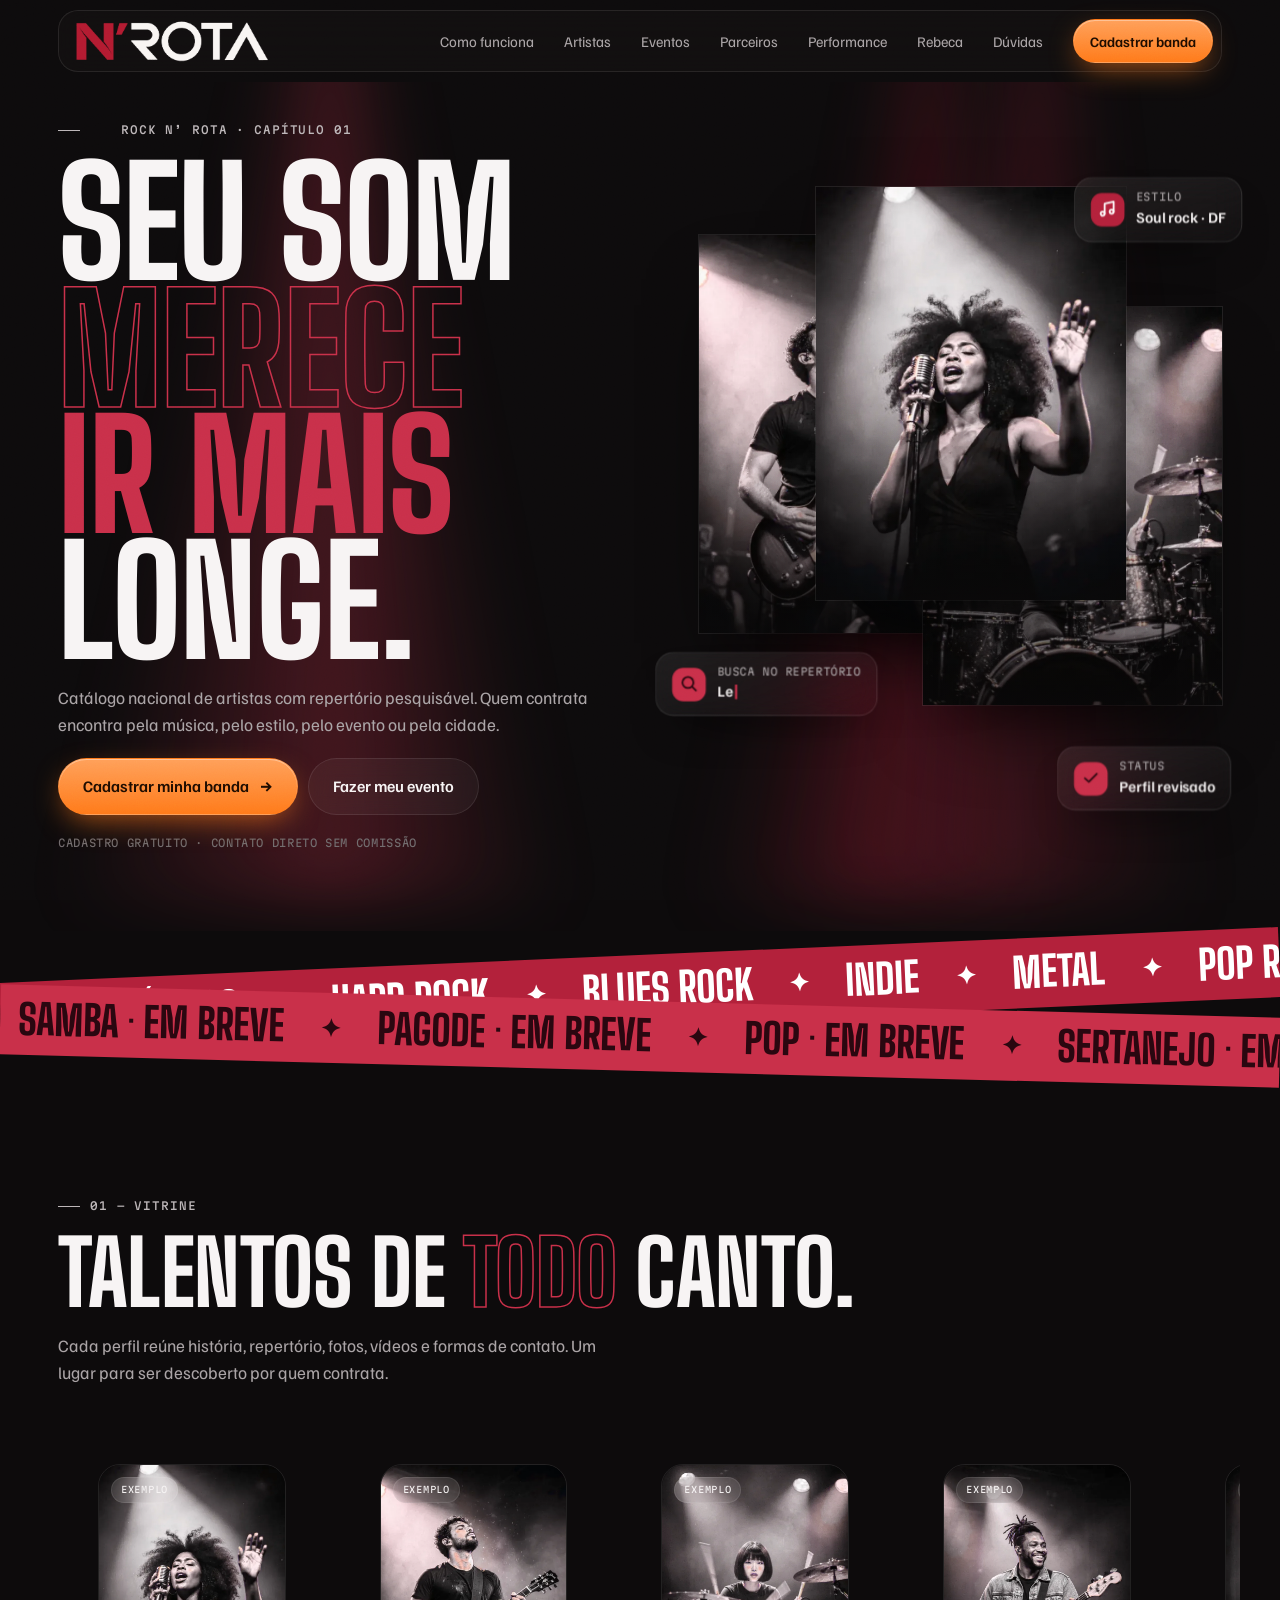
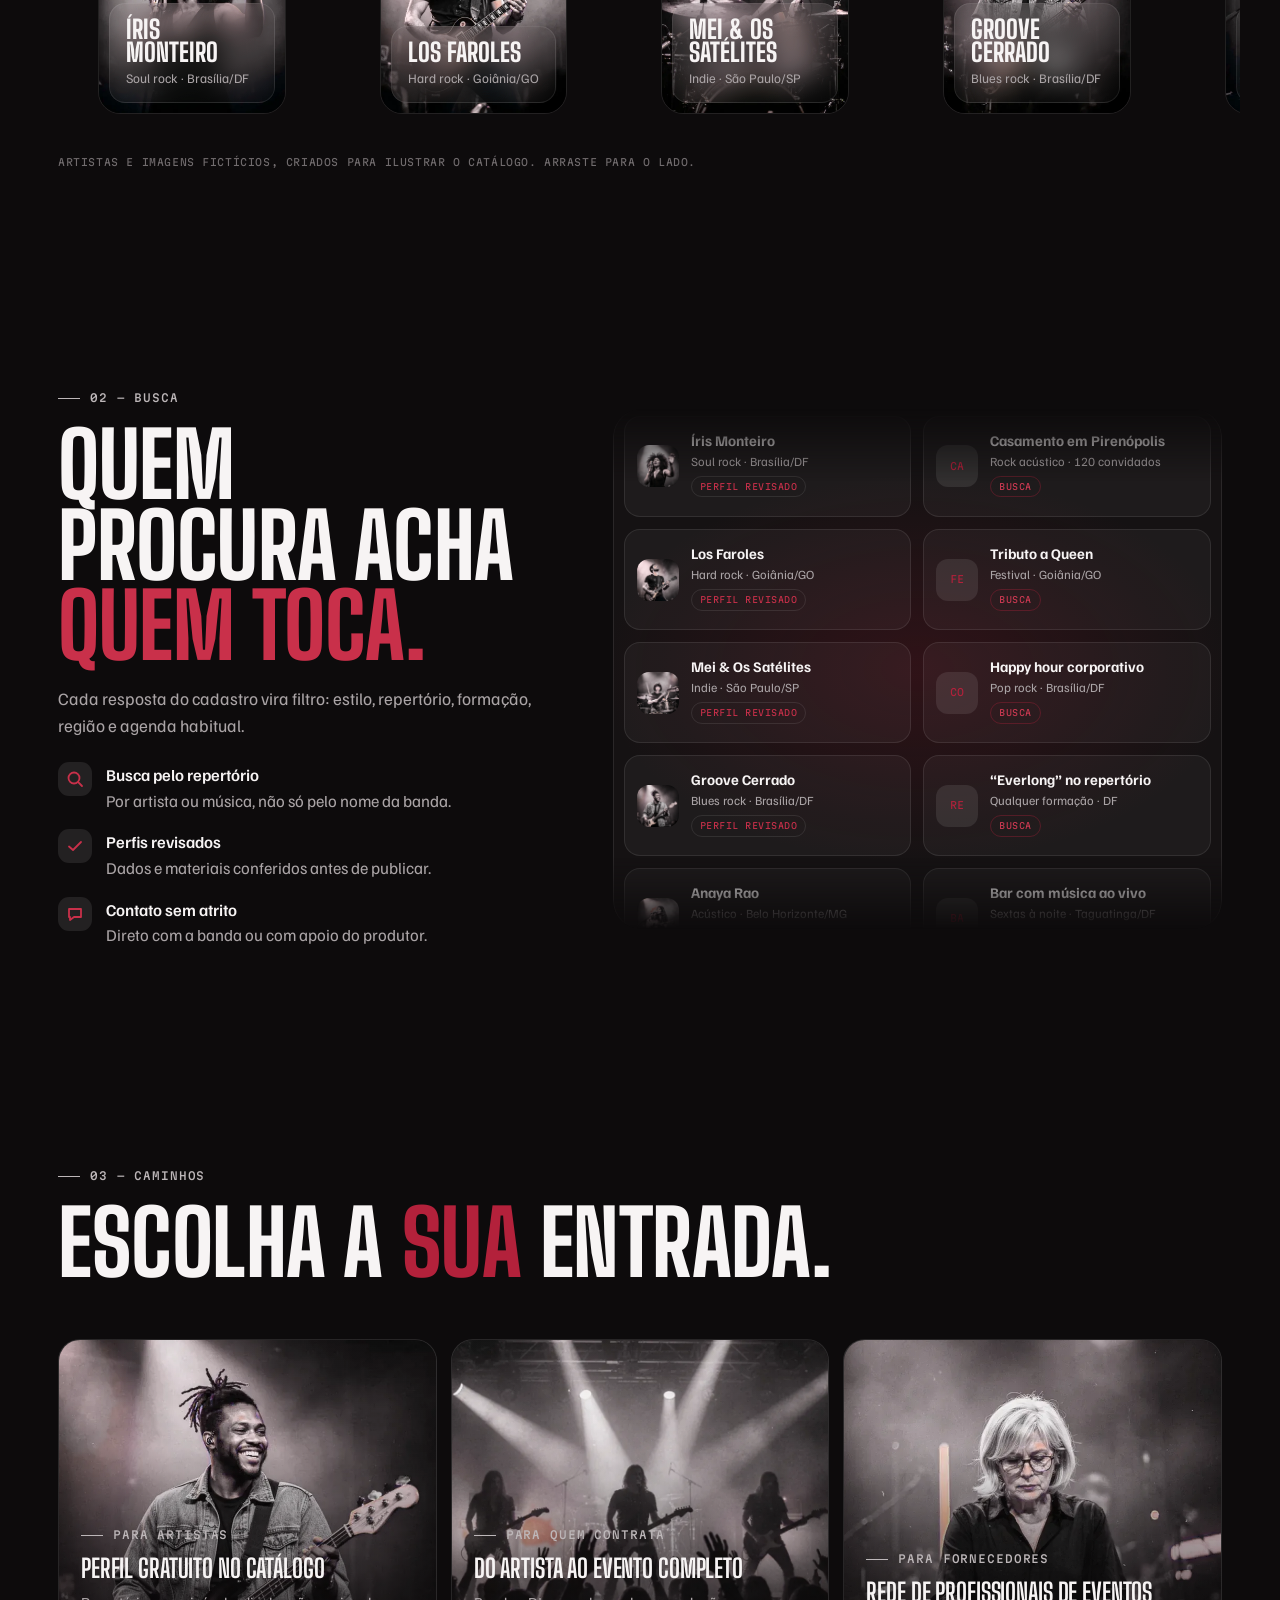
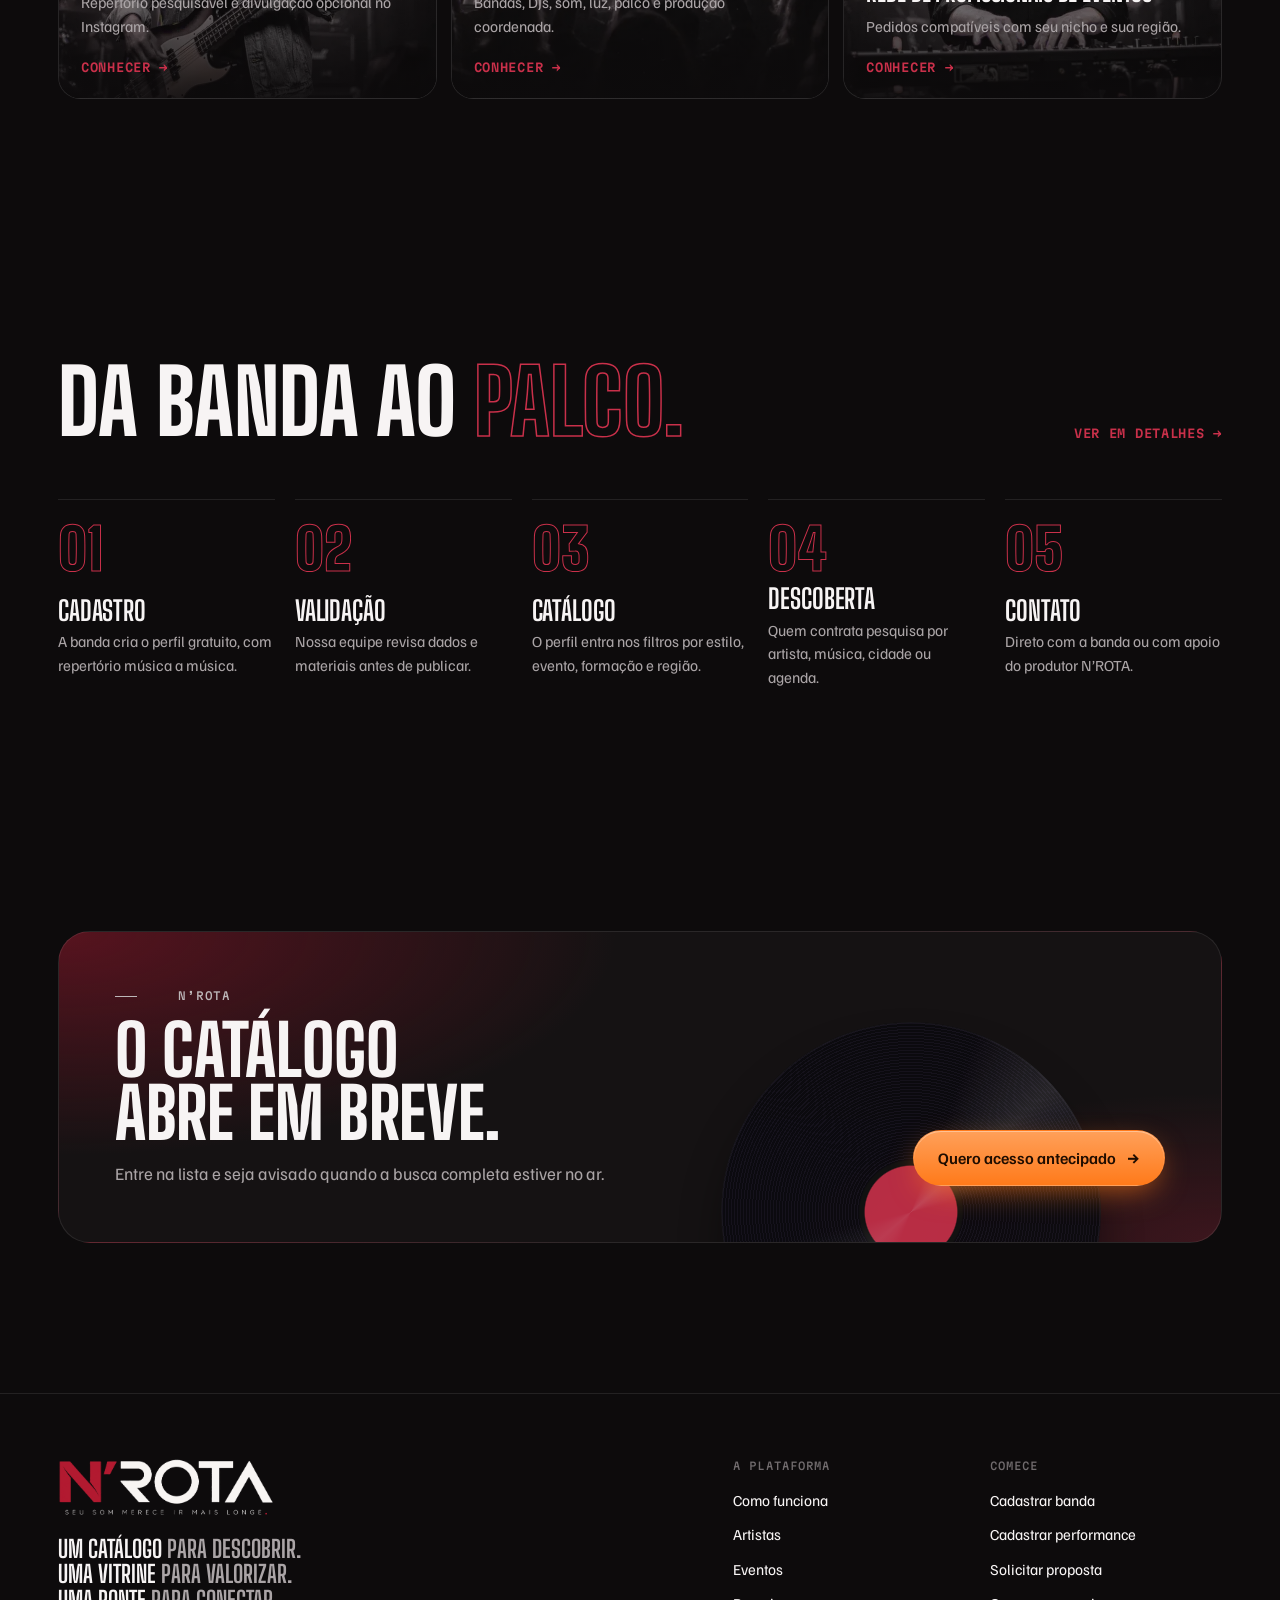
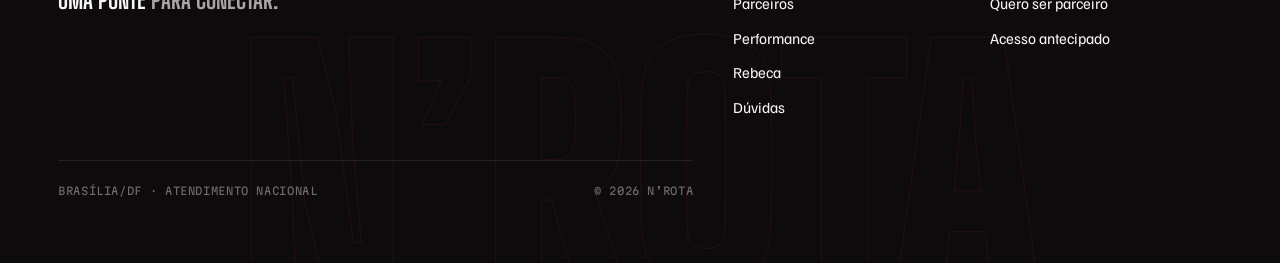
<file: index.html>
<!doctype html>
<html lang="pt-BR">
<head>
<meta charset="utf-8">
<meta name="viewport" content="width=device-width,initial-scale=1,viewport-fit=cover">
<title>N’ROTA</title>
<meta name="claude:viewport-fit-sides" content="cover">
<meta name="theme-color" content="#0d0b0c">
<meta name="description" content="N’ROTA: catálogo, divulgação e contratação musical. Cadastro gratuito para artistas.">
<link rel="preconnect" href="https://fonts.googleapis.com"><link rel="preconnect" href="https://fonts.gstatic.com" crossorigin><link rel="stylesheet" href="https://fonts.googleapis.com/css2?family=Big+Shoulders+Display:wght@700;800;900&family=Familjen+Grotesk:wght@400;500;600&family=Martian+Mono:wght@400;500&display=swap">
<link rel="stylesheet" href="assets/nrota.css">
</head>
<body data-page="inicio">
<n-header></n-header>
<main>
<section class="hero">
  <div class="beams" aria-hidden="true"><span class="beam b1"></span><span class="beam b2"></span><span class="beam b3"></span></div>
  <div class="wrap hero-grid">
    <div class="hero-copy">
      <span class="label"><span class="eq" aria-hidden="true"><i></i><i></i><i></i><i></i></span> Rock N’ Rota · capítulo 01</span>
      <h1><span>Seu som</span><span class="stroke">merece</span><span class="lil">ir mais</span><span>longe.</span></h1>
      <p class="lead">Catálogo nacional de artistas com repertório pesquisável. Quem contrata encontra pela música, pelo estilo, pelo evento ou pela cidade.</p>
      <div class="ctas"><a class="btn btn-o" href="cadastro-banda.html">Cadastrar minha banda <span class=arr>→</span></a><a class="btn btn-g" href="solicitar-proposta.html">Fazer meu evento</a></div>
      <p class="fine">Cadastro gratuito · contato direto sem comissão</p>
    </div>
    <div class="deck" aria-label="Artistas fictícios ilustrativos">
      <div class="ph p1"><img data-img="artista-guitarrista" alt="" fetchpriority="high"></div>
      <div class="ph p2"><img data-img="artista-cantora" alt="" fetchpriority="high"></div>
      <div class="ph p3"><img data-img="artista-baterista" alt="" fetchpriority="high"></div>
      <div class="chip-f glass c1"><span class="dot"><svg width="16" height="16" viewBox="0 0 18 18" fill="none" stroke="currentColor" stroke-width="1.8" stroke-linecap="round" stroke-linejoin="round"><circle cx="8" cy="8" r="5.5"/><path d="m12.2 12.2 3.8 3.8"/></svg></span><div><small>Busca no repertório</small><strong data-typer>Everlong</strong><span class="caret"></span></div></div>
      <div class="chip-f glass c2"><span class="dot"><svg width="16" height="16" viewBox="0 0 18 18" fill="none" stroke="currentColor" stroke-width="1.8" stroke-linecap="round" stroke-linejoin="round"><path d="M6 14V4l9-2v10"/><circle cx="4" cy="14" r="2"/><circle cx="13" cy="12" r="2"/></svg></span><div><small>Estilo</small><strong>Soul rock · DF</strong></div></div>
      <div class="chip-f glass c3"><span class="dot"><svg width="16" height="16" viewBox="0 0 18 18" fill="none" stroke="currentColor" stroke-width="1.8" stroke-linecap="round" stroke-linejoin="round"><path d="M3 9.5 7 13l8-8"/></svg></span><div><small>Status</small><strong>Perfil revisado</strong></div></div>
    </div>
  </div>
</section>

<div class="tickers"><div class="ticker t-org" aria-hidden="true"><div class="track"><span>Rock clássico</span><span>Hard rock</span><span>Blues rock</span><span>Indie</span><span>Metal</span><span>Pop rock</span><span>Punk rock</span><span>Rock clássico</span><span>Hard rock</span><span>Blues rock</span><span>Indie</span><span>Metal</span><span>Pop rock</span><span>Punk rock</span></div></div>
<div class="ticker t-lil alt" aria-hidden="true"><div class="track"><span>Samba · em breve</span><span>Pagode · em breve</span><span>Pop · em breve</span><span>Sertanejo · em breve</span><span>MPB · em breve</span><span>Rock · ativo</span><span>Samba · em breve</span><span>Pagode · em breve</span><span>Pop · em breve</span><span>Sertanejo · em breve</span><span>MPB · em breve</span><span>Rock · ativo</span></div></div></div>

<section class="s"><div class="wrap"><div class="s-head"><span class="label" data-reveal>01 — Vitrine</span><h2 data-reveal style="--d:1">Talentos de <span class='stroke'>todo</span> canto.</h2><p class="lead" data-reveal style="--d:2">Cada perfil reúne história, repertório, fotos, vídeos e formas de contato. Um lugar para ser descoberto por quem contrata.</p></div><div class="reel"><figure class="artist" data-reveal style="--d:0"><img data-img="artista-cantora" alt="Íris Monteiro, artista fictício" loading="lazy"><span class="tag glass">Exemplo</span><figcaption class="glass"><strong>Íris Monteiro</strong><span>Soul rock · Brasília/DF</span></figcaption></figure><figure class="artist" data-reveal style="--d:1"><img data-img="artista-guitarrista" alt="Los Faroles, artista fictício" loading="lazy"><span class="tag glass">Exemplo</span><figcaption class="glass"><strong>Los Faroles</strong><span>Hard rock · Goiânia/GO</span></figcaption></figure><figure class="artist" data-reveal style="--d:2"><img data-img="artista-baterista" alt="Mei & Os Satélites, artista fictício" loading="lazy"><span class="tag glass">Exemplo</span><figcaption class="glass"><strong>Mei & Os Satélites</strong><span>Indie · São Paulo/SP</span></figcaption></figure><figure class="artist" data-reveal style="--d:3"><img data-img="artista-baixista" alt="Groove Cerrado, artista fictício" loading="lazy"><span class="tag glass">Exemplo</span><figcaption class="glass"><strong>Groove Cerrado</strong><span>Blues rock · Brasília/DF</span></figcaption></figure><figure class="artist" data-reveal style="--d:0"><img data-img="artista-violao" alt="Anaya Rao, artista fictício" loading="lazy"><span class="tag glass">Exemplo</span><figcaption class="glass"><strong>Anaya Rao</strong><span>Acústico · Belo Horizonte/MG</span></figcaption></figure><figure class="artist" data-reveal style="--d:1"><img data-img="artista-vocalista" alt="Contramão, artista fictício" loading="lazy"><span class="tag glass">Exemplo</span><figcaption class="glass"><strong>Contramão</strong><span>Rock nacional · Brasília/DF</span></figcaption></figure><figure class="artist" data-reveal style="--d:2"><img data-img="artista-tecladista" alt="Vera Prisma, artista fictício" loading="lazy"><span class="tag glass">Exemplo</span><figcaption class="glass"><strong>Vera Prisma</strong><span>Synth rock · Curitiba/PR</span></figcaption></figure></div><p class="reel-note">Artistas e imagens fictícios, criados para ilustrar o catálogo. Arraste para o lado.</p></div></section>

<section class="s">
  <div class="wrap flow">
    <div style="display:grid;gap:18px;align-content:start">
      <span class="label" data-reveal>02 — Busca</span>
      <h2 data-reveal style="--d:1">Quem procura acha <span class="lil">quem toca.</span></h2>
      <p class="lead" data-reveal style="--d:2">Cada resposta do cadastro vira filtro: estilo, repertório, formação, região e agenda habitual.</p>
      <ul class="ticks" data-reveal style="--d:3">
        <li><span class="ico"><svg width="18" height="18" viewBox="0 0 18 18" fill="none" stroke="currentColor" stroke-width="1.8" stroke-linecap="round" stroke-linejoin="round"><circle cx="8" cy="8" r="5.5"/><path d="m12.2 12.2 3.8 3.8"/></svg></span><span><b>Busca pelo repertório</b>Por artista ou música, não só pelo nome da banda.</span></li>
        <li><span class="ico"><svg width="18" height="18" viewBox="0 0 18 18" fill="none" stroke="currentColor" stroke-width="1.8" stroke-linecap="round" stroke-linejoin="round"><path d="M3 9.5 7 13l8-8"/></svg></span><span><b>Perfis revisados</b>Dados e materiais conferidos antes de publicar.</span></li>
        <li><span class="ico"><svg width="18" height="18" viewBox="0 0 18 18" fill="none" stroke="currentColor" stroke-width="1.8" stroke-linecap="round" stroke-linejoin="round"><path d="M3 4h12v8H8l-4 3v-3H3z"/></svg></span><span><b>Contato sem atrito</b>Direto com a banda ou com apoio do produtor.</span></li>
      </ul>
    </div>
    <div class="stage" aria-label="Exemplos ilustrativos de buscas e perfis">
      <div class="lane"><div class="lane-track" data-lane="art"></div></div>
      <div class="lane rev"><div class="lane-track" data-lane="ask"></div></div>
    </div>
  </div>
</section>

<section class="s"><div class="wrap"><div class="s-head"><span class="label" data-reveal>03 — Caminhos</span><h2 data-reveal style="--d:1">Escolha a <span class='org'>sua</span> entrada.</h2></div><div class="snap fit">
  <a class="card photo" href="artistas.html" data-reveal><img data-img="artista-baixista" alt="" loading="lazy"><div class="in"><span class="label">Para artistas</span><h3>Perfil gratuito no catálogo</h3><p>Repertório pesquisável e divulgação opcional no Instagram.</p><span class="more">Conhecer →</span></div></a>
  <a class="card photo" href="eventos.html" data-reveal style="--d:1"><img data-img="palco-banda" alt="" loading="lazy"><div class="in"><span class="label">Para quem contrata</span><h3>Do artista ao evento completo</h3><p>Bandas, DJs, som, luz, palco e produção coordenada.</p><span class="more">Conhecer →</span></div></a>
  <a class="card photo" href="parceiros.html" data-reveal style="--d:2"><img data-img="artista-tecladista" alt="" loading="lazy"><div class="in"><span class="label">Para fornecedores</span><h3>Rede de profissionais de eventos</h3><p>Pedidos compatíveis com seu nicho e sua região.</p><span class="more">Conhecer →</span></div></a>
</div></div></section>

<section class="s"><div class="wrap"><div class="s-head row"><div style="display:grid;gap:18px"><span class="label" data-reveal>04 — Como funciona</span><h2 data-reveal style="--d:1">Da banda ao <span class='stroke'>palco.</span></h2></div><a class="more" href="como-funciona.html">Ver em detalhes →</a></div><ol class="steps " style="counter-reset:st 0"><li data-reveal style="--d:0"><div><h3>Cadastro</h3><p>A banda cria o perfil gratuito, com repertório música a música.</p></div></li><li data-reveal style="--d:1"><div><h3>Validação</h3><p>Nossa equipe revisa dados e materiais antes de publicar.</p></div></li><li data-reveal style="--d:2"><div><h3>Catálogo</h3><p>O perfil entra nos filtros por estilo, evento, formação e região.</p></div></li><li data-reveal style="--d:3"><div><h3>Descoberta</h3><p>Quem contrata pesquisa por artista, música, cidade ou agenda.</p></div></li><li data-reveal style="--d:4"><div><h3>Contato</h3><p>Direto com a banda ou com apoio do produtor N’ROTA.</p></div></li></ol></div></section>

<section class="s"><div class="wrap"><div class="band" data-reveal><div><span class="label"><span class="eq" aria-hidden="true"><i></i><i></i><i></i><i></i></span> N’ROTA</span><h2>O catálogo abre em breve.</h2><p class="lead">Entre na lista e seja avisado quando a busca completa estiver no ar.</p></div><div class="ctas"><a class="btn btn-o" href="acesso-antecipado.html">Quero acesso antecipado <span class=arr>→</span></a></div><span class="vinyl" aria-hidden="true"></span></div></div></section>
</main>
<n-footer></n-footer>
<script src="assets/site.js"></script>
</body>
</html>
</file>
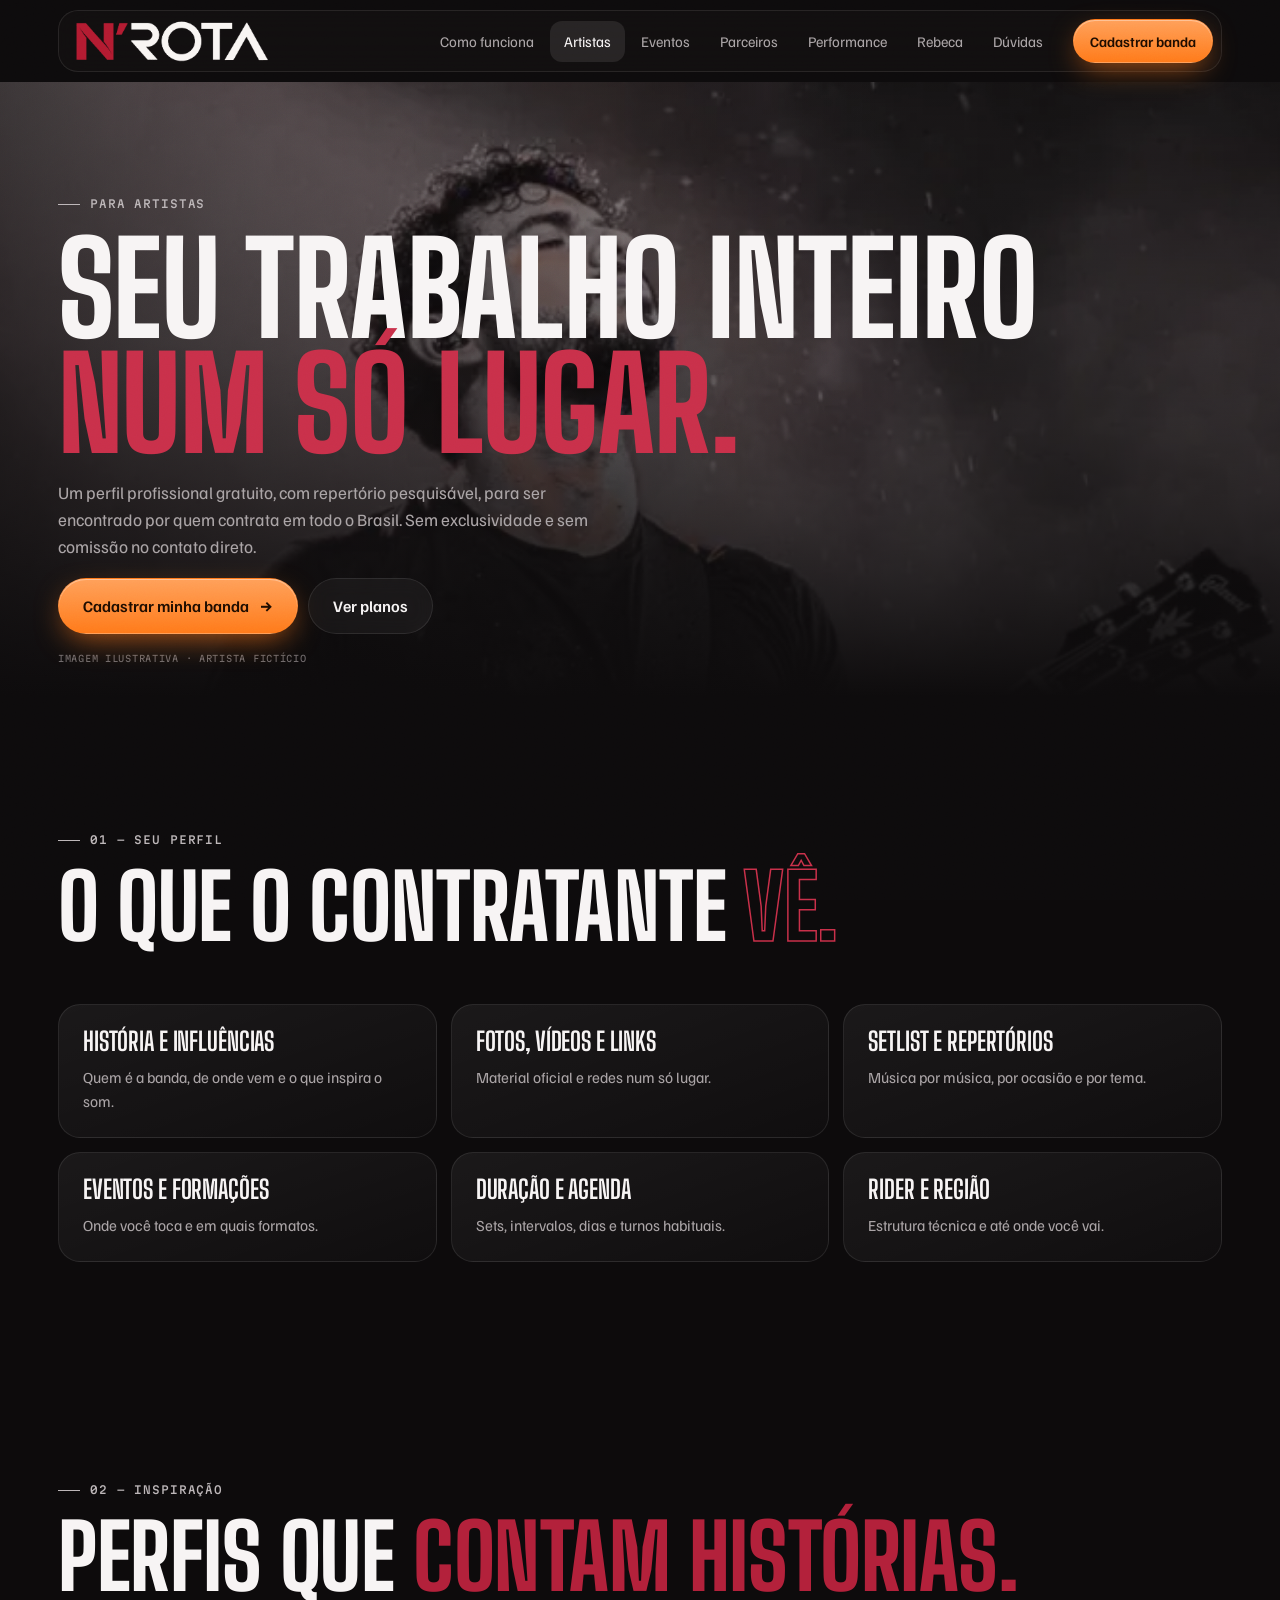
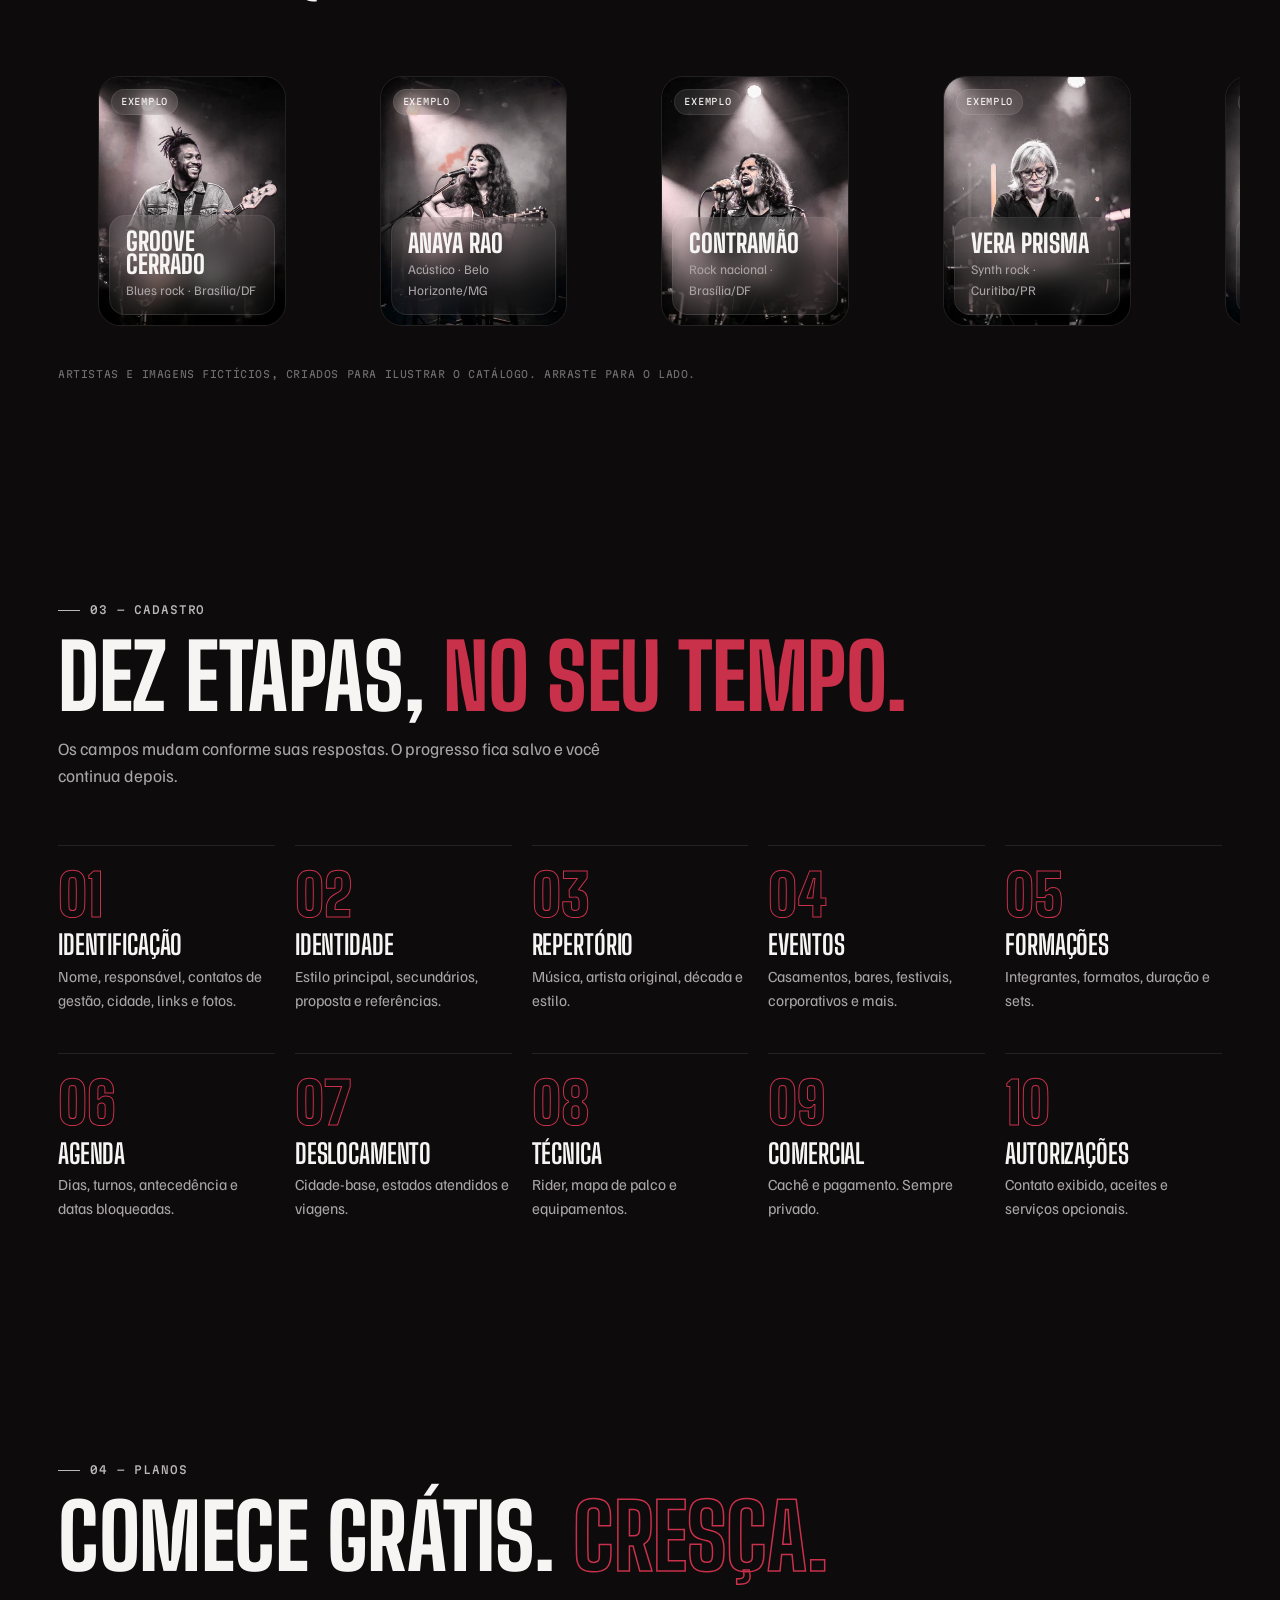
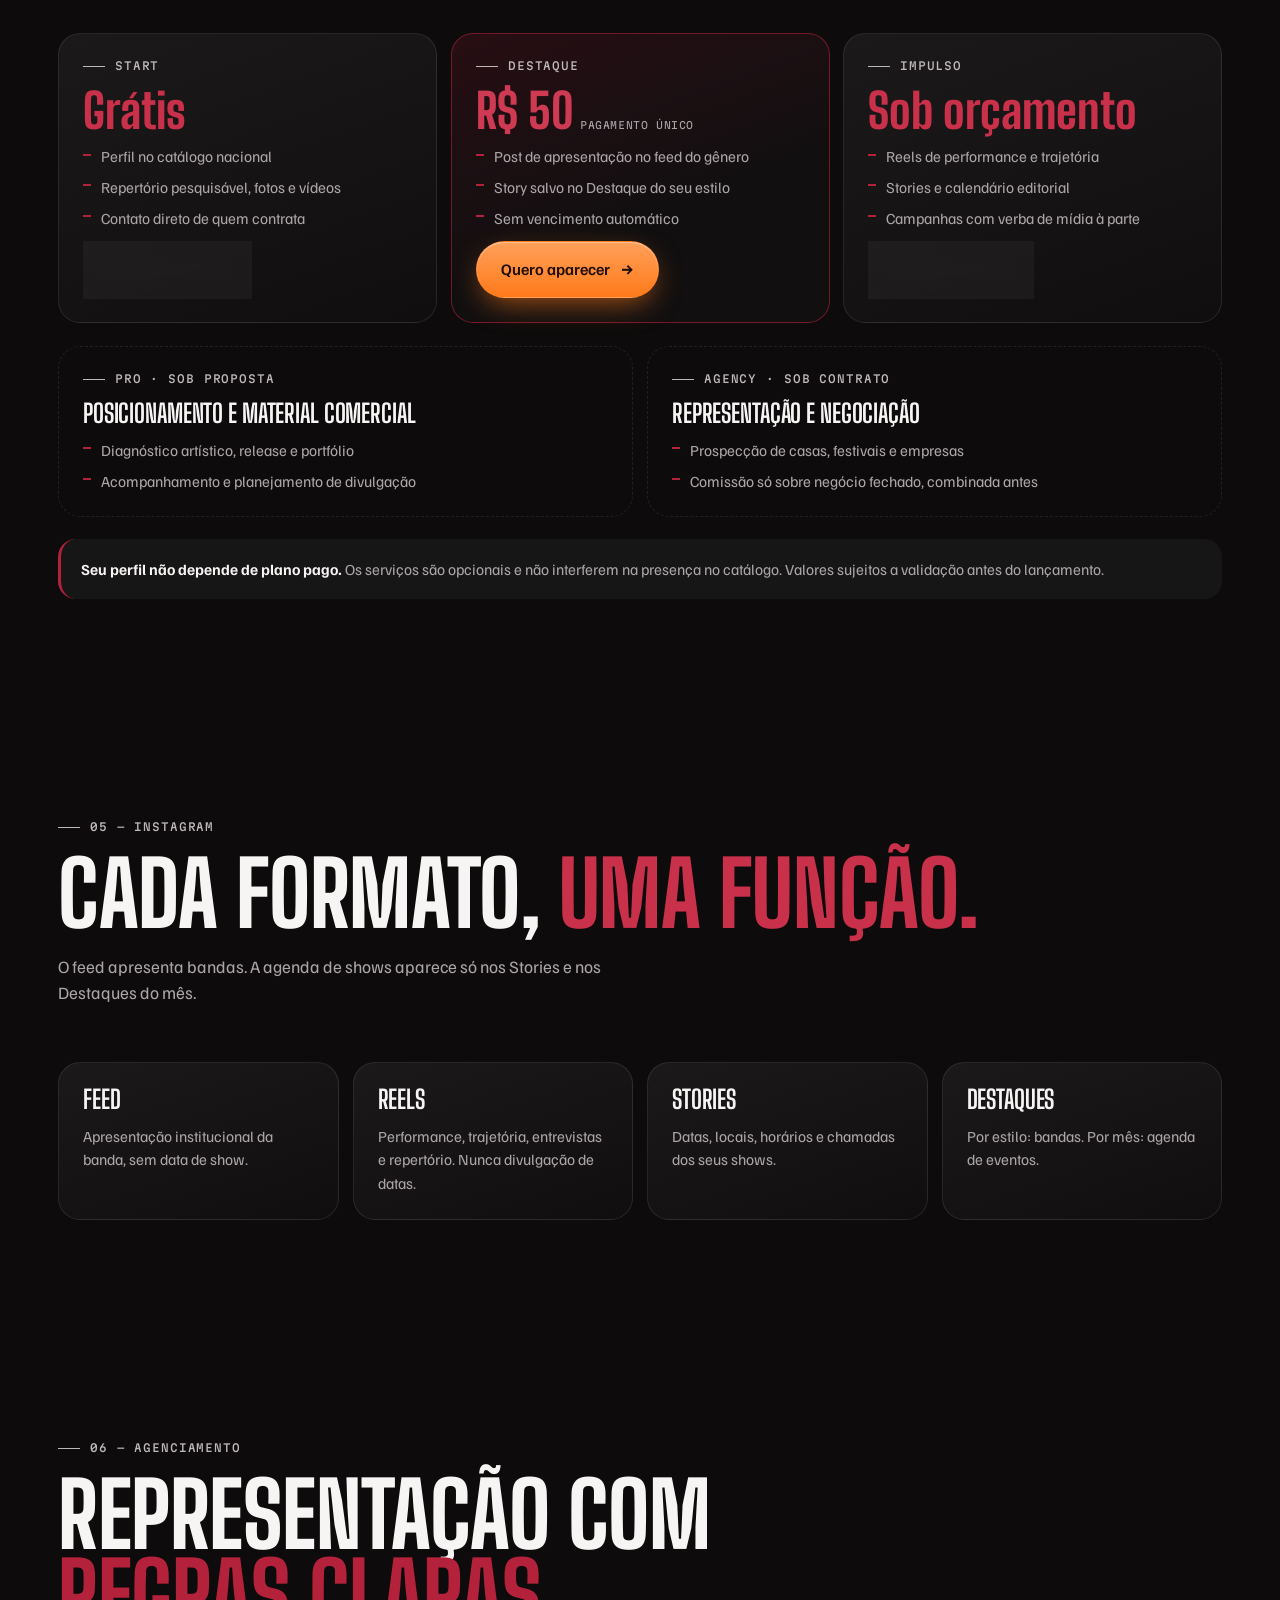
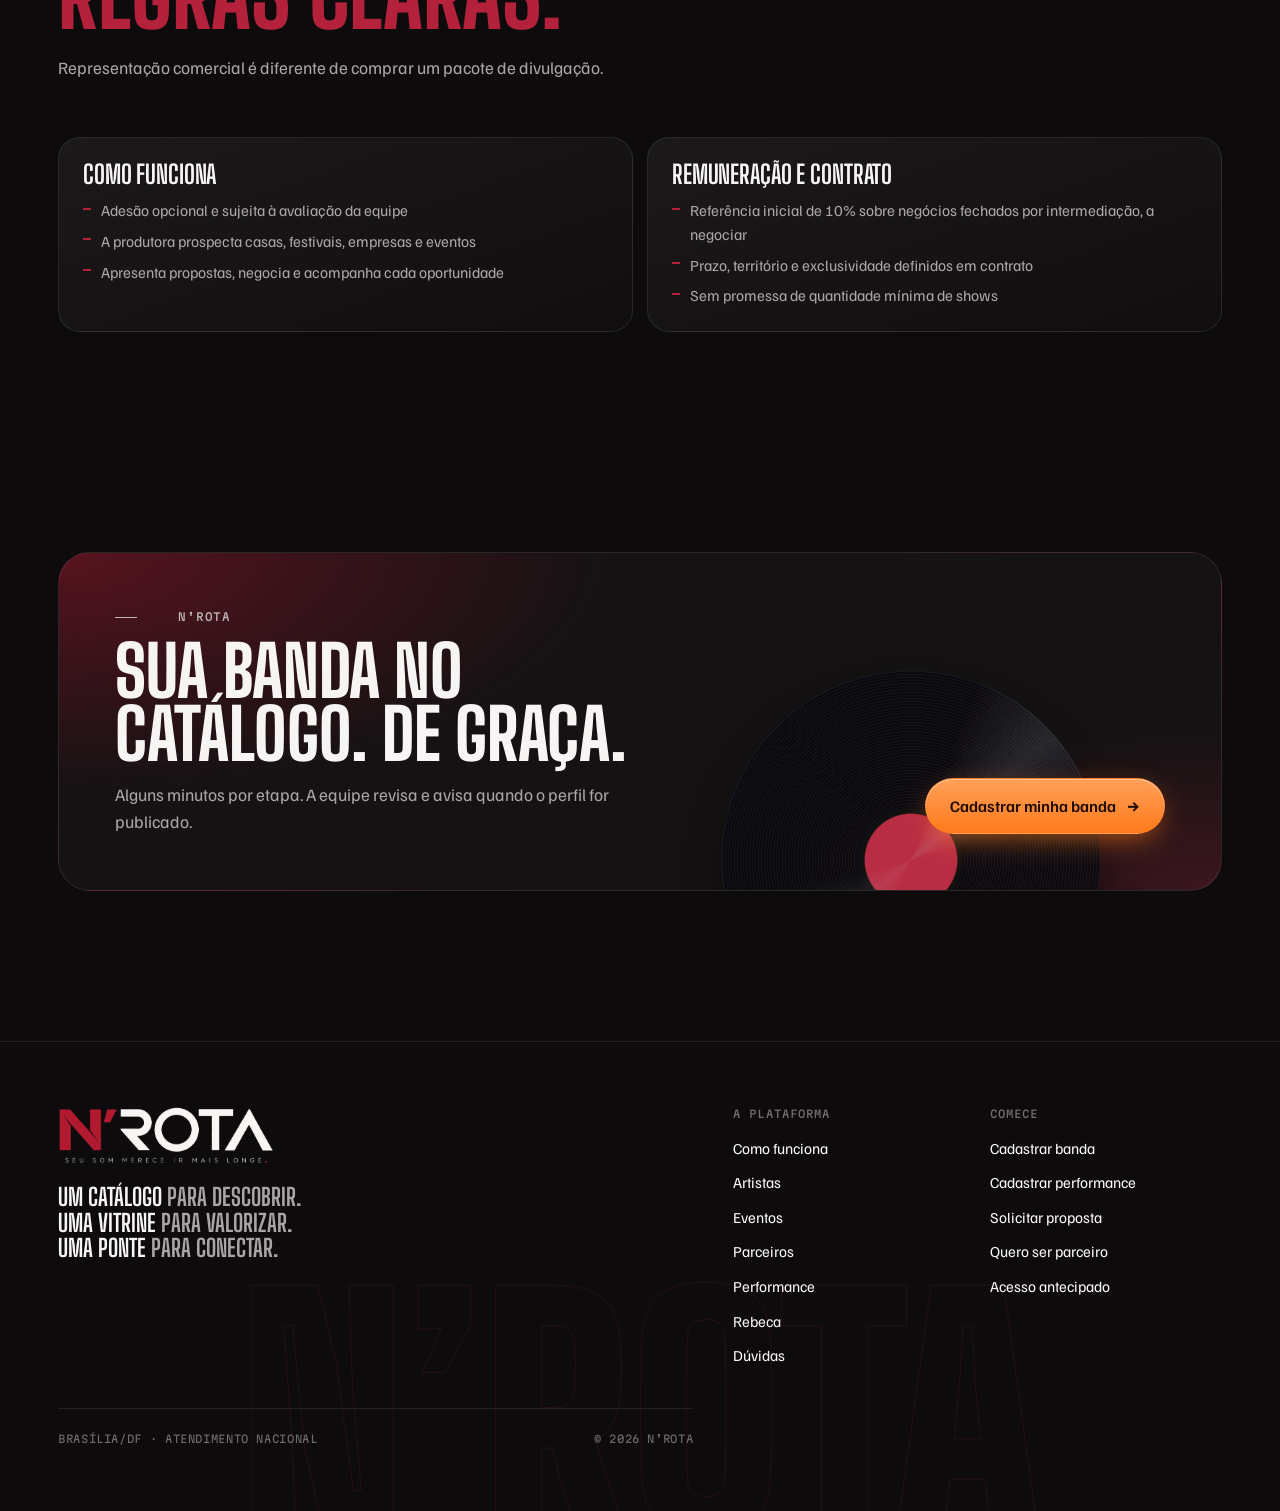
<file: artistas.html>
<!doctype html>
<html lang="pt-BR">
<head>
<meta charset="utf-8">
<meta name="viewport" content="width=device-width,initial-scale=1,viewport-fit=cover">
<title>Para artistas | N’ROTA</title>
<meta name="claude:viewport-fit-sides" content="cover">
<meta name="theme-color" content="#0d0b0c">
<meta name="description" content="N’ROTA: catálogo, divulgação e contratação musical. Cadastro gratuito para artistas.">
<link rel="preconnect" href="https://fonts.googleapis.com"><link rel="preconnect" href="https://fonts.gstatic.com" crossorigin><link rel="stylesheet" href="https://fonts.googleapis.com/css2?family=Big+Shoulders+Display:wght@700;800;900&family=Familjen+Grotesk:wght@400;500;600&family=Martian+Mono:wght@400;500&display=swap">
<link rel="stylesheet" href="assets/nrota.css">
</head>
<body data-page="artistas">
<n-header></n-header>
<main>
<section class="phero">
  <div class="bg"><img data-img="artista-guitarrista" alt="" fetchpriority="high"></div>
  <div class="wrap">
    <span class="label">Para artistas</span>
    <h1>Seu trabalho inteiro <span class='lil'>num só lugar.</span></h1>
    <p class="lead">Um perfil profissional gratuito, com repertório pesquisável, para ser encontrado por quem contrata em todo o Brasil. Sem exclusividade e sem comissão no contato direto.</p>
    <div class="ctas"><a class="btn btn-o" href="cadastro-banda.html">Cadastrar minha banda <span class=arr>→</span></a><a class="btn btn-g" href="#planos">Ver planos</a></div>
    <span class="credit">Imagem ilustrativa · artista fictício</span>
  </div>
</section>

<section class="s"><div class="wrap"><div class="s-head"><span class="label" data-reveal>01 — Seu perfil</span><h2 data-reveal style="--d:1">O que o contratante <span class='stroke'>vê.</span></h2></div><div class="grid g3"><div class="card" data-reveal style="--d:0"><h3>História e influências</h3><p>Quem é a banda, de onde vem e o que inspira o som.</p></div><div class="card" data-reveal style="--d:1"><h3>Fotos, vídeos e links</h3><p>Material oficial e redes num só lugar.</p></div><div class="card" data-reveal style="--d:2"><h3>Setlist e repertórios</h3><p>Música por música, por ocasião e por tema.</p></div><div class="card" data-reveal style="--d:3"><h3>Eventos e formações</h3><p>Onde você toca e em quais formatos.</p></div><div class="card" data-reveal style="--d:0"><h3>Duração e agenda</h3><p>Sets, intervalos, dias e turnos habituais.</p></div><div class="card" data-reveal style="--d:1"><h3>Rider e região</h3><p>Estrutura técnica e até onde você vai.</p></div></div></div></section>

<section class="s"><div class="wrap"><div class="s-head"><span class="label" data-reveal>02 — Inspiração</span><h2 data-reveal style="--d:1">Perfis que <span class='org'>contam histórias.</span></h2></div><div class="reel"><figure class="artist" data-reveal style="--d:0"><img data-img="artista-baixista" alt="Groove Cerrado, artista fictício" loading="lazy"><span class="tag glass">Exemplo</span><figcaption class="glass"><strong>Groove Cerrado</strong><span>Blues rock · Brasília/DF</span></figcaption></figure><figure class="artist" data-reveal style="--d:1"><img data-img="artista-violao" alt="Anaya Rao, artista fictício" loading="lazy"><span class="tag glass">Exemplo</span><figcaption class="glass"><strong>Anaya Rao</strong><span>Acústico · Belo Horizonte/MG</span></figcaption></figure><figure class="artist" data-reveal style="--d:2"><img data-img="artista-vocalista" alt="Contramão, artista fictício" loading="lazy"><span class="tag glass">Exemplo</span><figcaption class="glass"><strong>Contramão</strong><span>Rock nacional · Brasília/DF</span></figcaption></figure><figure class="artist" data-reveal style="--d:3"><img data-img="artista-tecladista" alt="Vera Prisma, artista fictício" loading="lazy"><span class="tag glass">Exemplo</span><figcaption class="glass"><strong>Vera Prisma</strong><span>Synth rock · Curitiba/PR</span></figcaption></figure><figure class="artist" data-reveal style="--d:0"><img data-img="artista-cantora" alt="Íris Monteiro, artista fictício" loading="lazy"><span class="tag glass">Exemplo</span><figcaption class="glass"><strong>Íris Monteiro</strong><span>Soul rock · Brasília/DF</span></figcaption></figure><figure class="artist" data-reveal style="--d:1"><img data-img="artista-guitarrista" alt="Los Faroles, artista fictício" loading="lazy"><span class="tag glass">Exemplo</span><figcaption class="glass"><strong>Los Faroles</strong><span>Hard rock · Goiânia/GO</span></figcaption></figure><figure class="artist" data-reveal style="--d:2"><img data-img="artista-baterista" alt="Mei & Os Satélites, artista fictício" loading="lazy"><span class="tag glass">Exemplo</span><figcaption class="glass"><strong>Mei & Os Satélites</strong><span>Indie · São Paulo/SP</span></figcaption></figure></div><p class="reel-note">Artistas e imagens fictícios, criados para ilustrar o catálogo. Arraste para o lado.</p></div></section>

<section class="s"><div class="wrap"><div class="s-head"><span class="label" data-reveal>03 — Cadastro</span><h2 data-reveal style="--d:1">Dez etapas, <span class='lil'>no seu tempo.</span></h2><p class="lead" data-reveal style="--d:2">Os campos mudam conforme suas respostas. O progresso fica salvo e você continua depois.</p></div><ol class="steps " style="counter-reset:st 0"><li data-reveal style="--d:0"><div><h3>Identificação</h3><p>Nome, responsável, contatos de gestão, cidade, links e fotos.</p></div></li><li data-reveal style="--d:1"><div><h3>Identidade</h3><p>Estilo principal, secundários, proposta e referências.</p></div></li><li data-reveal style="--d:2"><div><h3>Repertório</h3><p>Música, artista original, década e estilo.</p></div></li><li data-reveal style="--d:3"><div><h3>Eventos</h3><p>Casamentos, bares, festivais, corporativos e mais.</p></div></li><li data-reveal style="--d:4"><div><h3>Formações</h3><p>Integrantes, formatos, duração e sets.</p></div></li></ol><div style="height:20px"></div><ol class="steps " style="counter-reset:st 5"><li data-reveal style="--d:0"><div><h3>Agenda</h3><p>Dias, turnos, antecedência e datas bloqueadas.</p></div></li><li data-reveal style="--d:1"><div><h3>Deslocamento</h3><p>Cidade-base, estados atendidos e viagens.</p></div></li><li data-reveal style="--d:2"><div><h3>Técnica</h3><p>Rider, mapa de palco e equipamentos.</p></div></li><li data-reveal style="--d:3"><div><h3>Comercial</h3><p>Cachê e pagamento. Sempre privado.</p></div></li><li data-reveal style="--d:4"><div><h3>Autorizações</h3><p>Contato exibido, aceites e serviços opcionais.</p></div></li></ol></div></section>

<section class="s" id=planos><div class="wrap"><div class="s-head"><span class="label" data-reveal>04 — Planos</span><h2 data-reveal style="--d:1">Comece grátis. <span class='stroke'>Cresça.</span></h2></div><div class="snap fit">
  <article class="card"><span class="label">Start</span><span class="price">Grátis</span>
    <ul><li>Perfil no catálogo nacional</li><li>Repertório pesquisável, fotos e vídeos</li><li>Contato direto de quem contrata</li></ul>
    <a class="btn btn-g" href="cadastro-banda.html">Cadastrar banda</a></article>
  <article class="card hl"><span class="label">Destaque</span><span class="price">R$ 50<small>pagamento único</small></span>
    <ul><li>Post de apresentação no feed do gênero</li><li>Story salvo no Destaque do seu estilo</li><li>Sem vencimento automático</li></ul>
    <a class="btn btn-o" href="cadastro-banda.html">Quero aparecer <span class=arr>→</span></a></article>
  <article class="card"><span class="label">Impulso</span><span class="price">Sob orçamento</span>
    <ul><li>Reels de performance e trajetória</li><li>Stories e calendário editorial</li><li>Campanhas com verba de mídia à parte</li></ul>
    <a class="btn btn-g" href="solicitar-proposta.html">Pedir orçamento</a></article>
</div>
<div class="grid g2" style="margin-top:14px">
  <article class="card dash" data-reveal><span class="label">Pro · sob proposta</span><h3>Posicionamento e material comercial</h3><ul><li>Diagnóstico artístico, release e portfólio</li><li>Acompanhamento e planejamento de divulgação</li></ul></article>
  <article class="card dash" data-reveal style="--d:1"><span class="label">Agency · sob contrato</span><h3>Representação e negociação</h3><ul><li>Prospecção de casas, festivais e empresas</li><li>Comissão só sobre negócio fechado, combinada antes</li></ul></article>
</div><p class="rule"><strong>Seu perfil não depende de plano pago.</strong> Os serviços são opcionais e não interferem na presença no catálogo. Valores sujeitos a validação antes do lançamento.</p></div></section>

<section class="s"><div class="wrap"><div class="s-head"><span class="label" data-reveal>05 — Instagram</span><h2 data-reveal style="--d:1">Cada formato, <span class='lil'>uma função.</span></h2><p class="lead" data-reveal style="--d:2">O feed apresenta bandas. A agenda de shows aparece só nos Stories e nos Destaques do mês.</p></div><div class="grid g4"><div class="card" data-reveal style="--d:0"><h3>Feed</h3><p>Apresentação institucional da banda, sem data de show.</p></div><div class="card" data-reveal style="--d:1"><h3>Reels</h3><p>Performance, trajetória, entrevistas e repertório. Nunca divulgação de datas.</p></div><div class="card" data-reveal style="--d:2"><h3>Stories</h3><p>Datas, locais, horários e chamadas dos seus shows.</p></div><div class="card" data-reveal style="--d:3"><h3>Destaques</h3><p>Por estilo: bandas. Por mês: agenda de eventos.</p></div></div></div></section>

<section class="s"><div class="wrap"><div class="s-head"><span class="label" data-reveal>06 — Agenciamento</span><h2 data-reveal style="--d:1">Representação com <span class='org'>regras claras.</span></h2><p class="lead" data-reveal style="--d:2">Representação comercial é diferente de comprar um pacote de divulgação.</p></div><div class="grid g2">
  <div class="card" data-reveal><h3>Como funciona</h3><ul><li>Adesão opcional e sujeita à avaliação da equipe</li><li>A produtora prospecta casas, festivais, empresas e eventos</li><li>Apresenta propostas, negocia e acompanha cada oportunidade</li></ul></div>
  <div class="card" data-reveal style="--d:1"><h3>Remuneração e contrato</h3><ul><li>Referência inicial de 10% sobre negócios fechados por intermediação, a negociar</li><li>Prazo, território e exclusividade definidos em contrato</li><li>Sem promessa de quantidade mínima de shows</li></ul></div>
</div></div></section>

<section class="s"><div class="wrap"><div class="band" data-reveal><div><span class="label"><span class="eq" aria-hidden="true"><i></i><i></i><i></i><i></i></span> N’ROTA</span><h2>Sua banda no catálogo. De graça.</h2><p class="lead">Alguns minutos por etapa. A equipe revisa e avisa quando o perfil for publicado.</p></div><div class="ctas"><a class="btn btn-o" href="cadastro-banda.html">Cadastrar minha banda <span class=arr>→</span></a></div><span class="vinyl" aria-hidden="true"></span></div></div></section>
</main>
<n-footer></n-footer>
<script src="assets/site.js"></script>
</body>
</html>
</file>
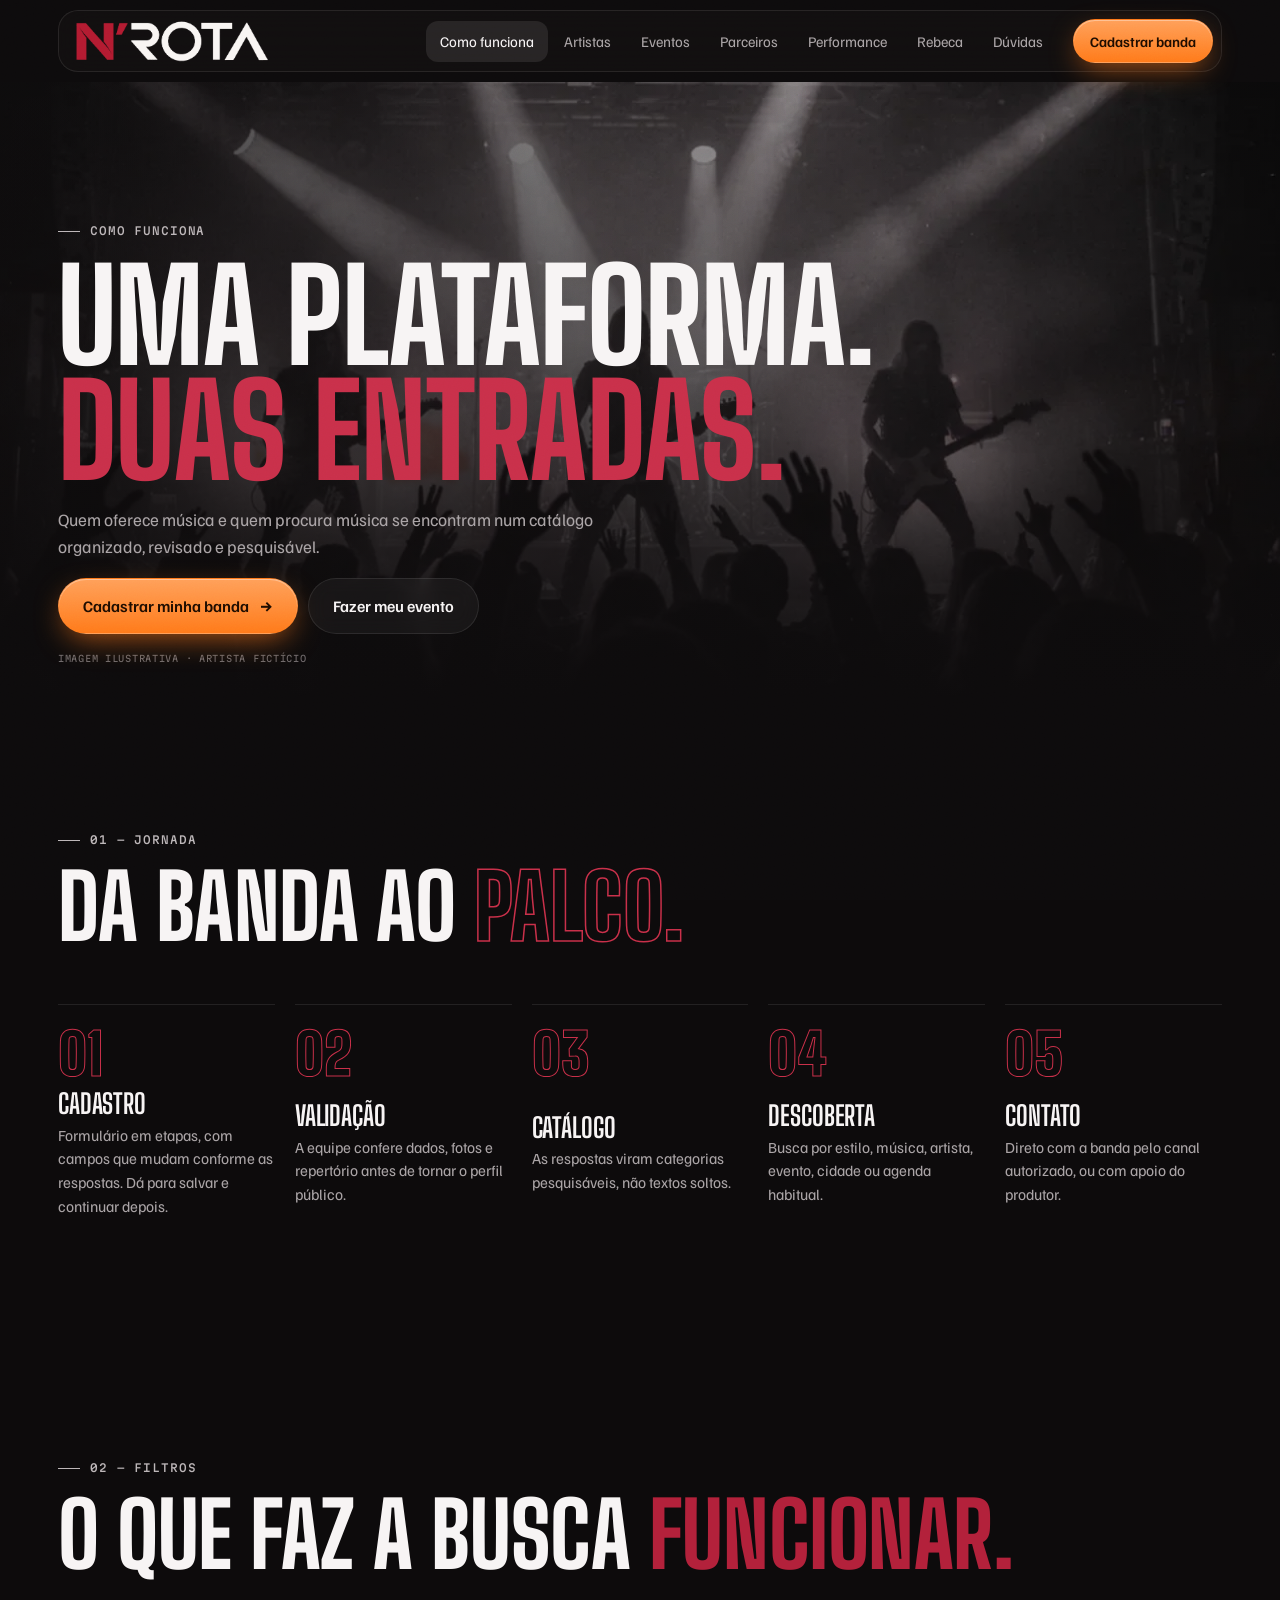
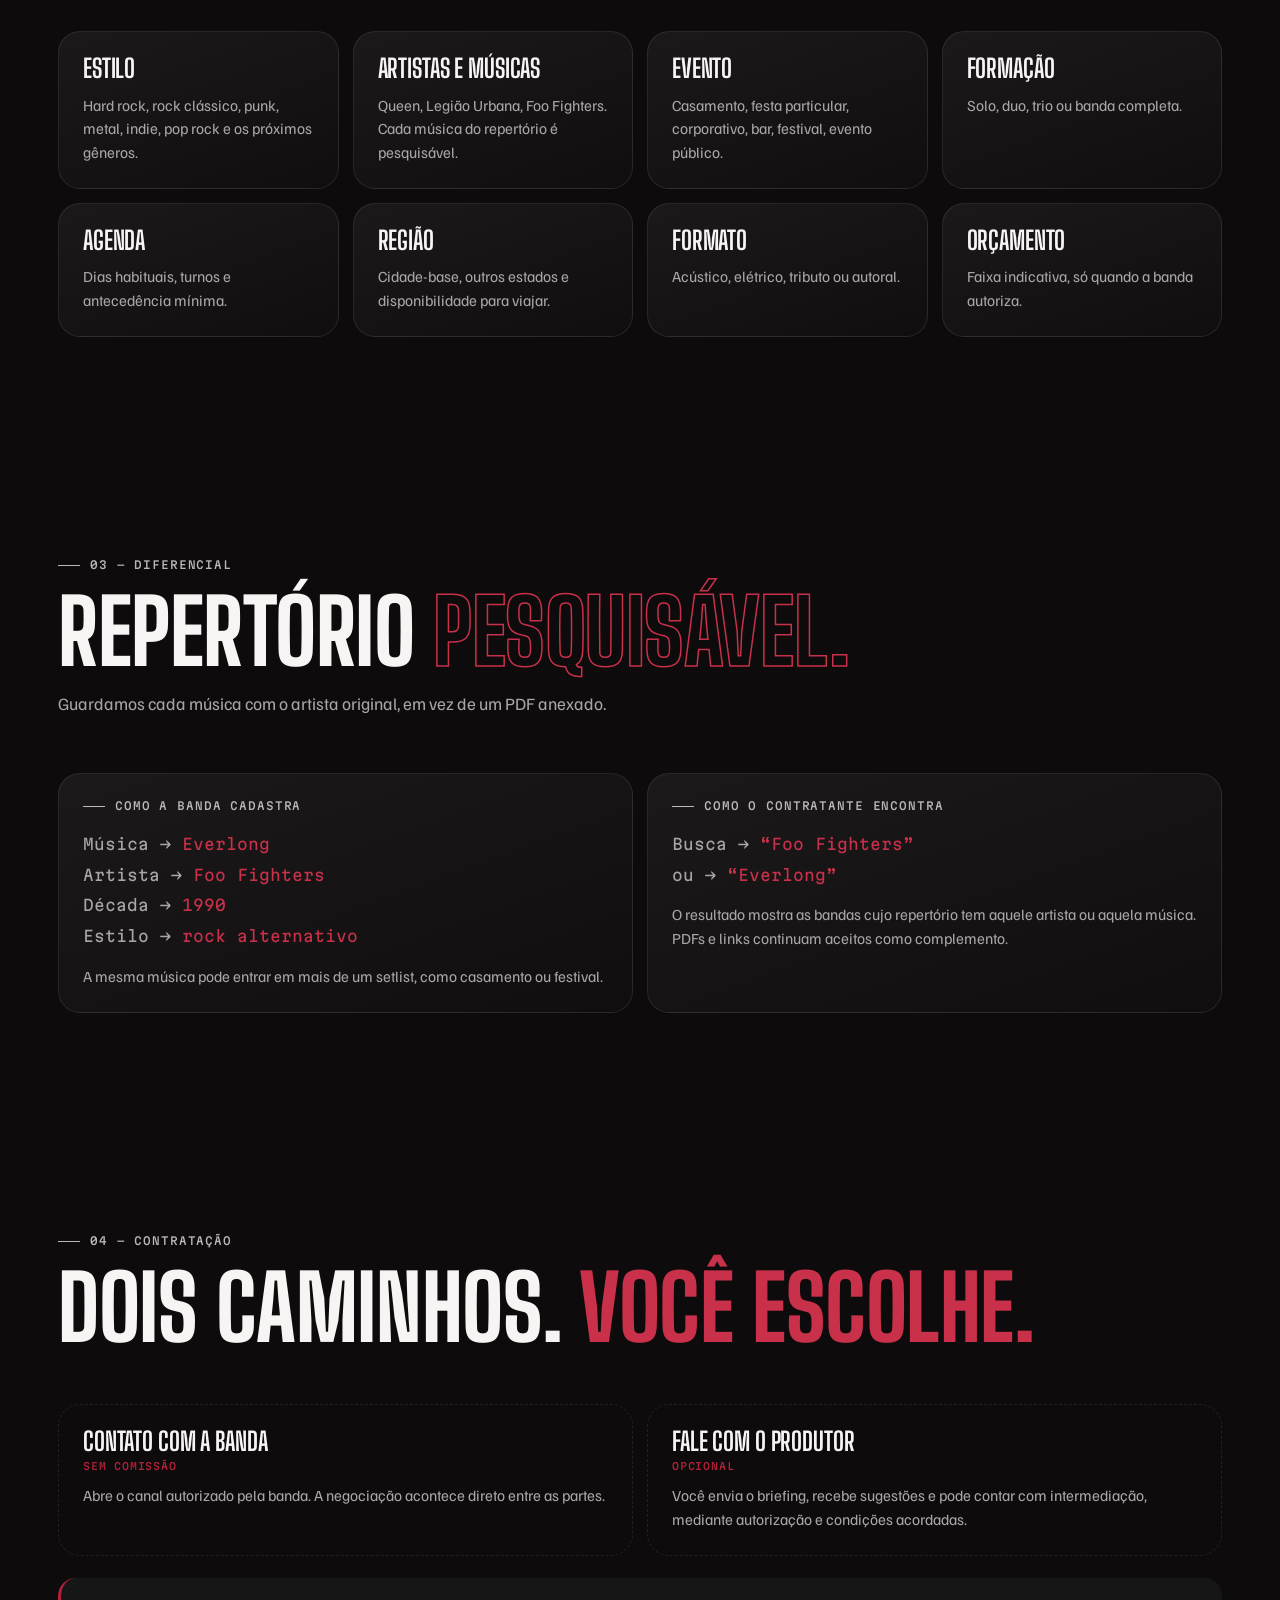
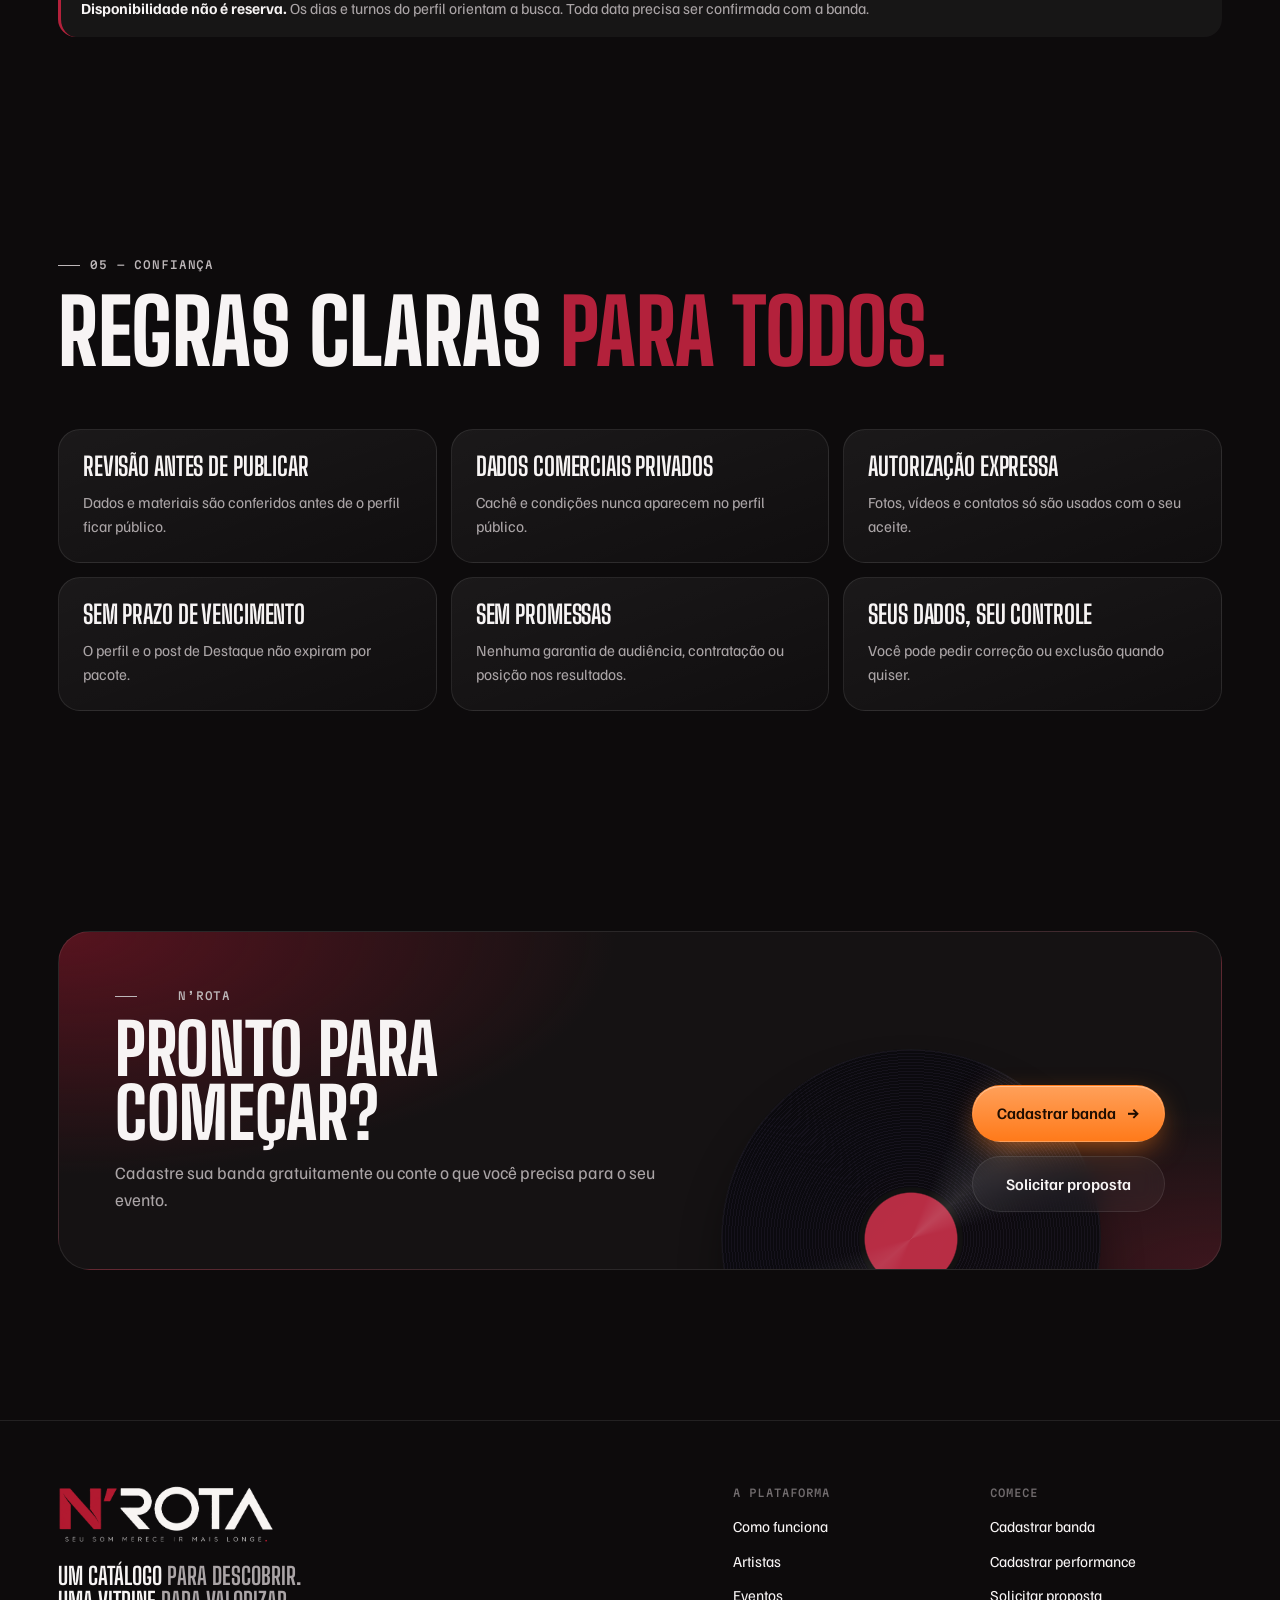
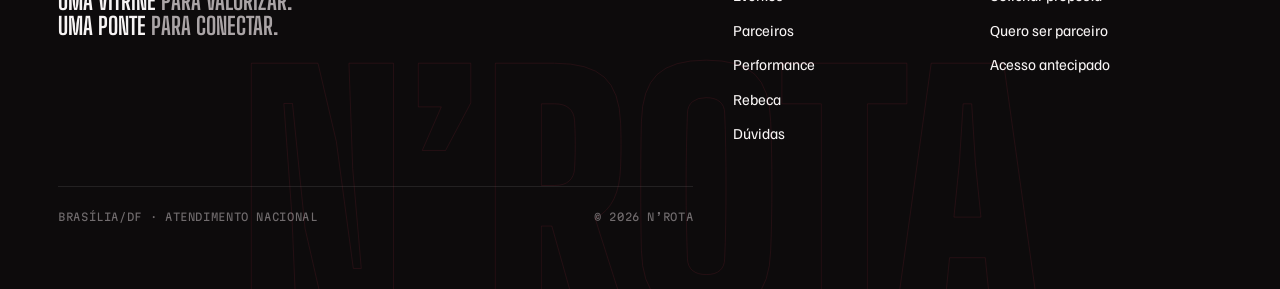
<file: como-funciona.html>
<!doctype html>
<html lang="pt-BR">
<head>
<meta charset="utf-8">
<meta name="viewport" content="width=device-width,initial-scale=1,viewport-fit=cover">
<title>Como funciona | N’ROTA</title>
<meta name="claude:viewport-fit-sides" content="cover">
<meta name="theme-color" content="#0d0b0c">
<meta name="description" content="N’ROTA: catálogo, divulgação e contratação musical. Cadastro gratuito para artistas.">
<link rel="preconnect" href="https://fonts.googleapis.com"><link rel="preconnect" href="https://fonts.gstatic.com" crossorigin><link rel="stylesheet" href="https://fonts.googleapis.com/css2?family=Big+Shoulders+Display:wght@700;800;900&family=Familjen+Grotesk:wght@400;500;600&family=Martian+Mono:wght@400;500&display=swap">
<link rel="stylesheet" href="assets/nrota.css">
</head>
<body data-page="como-funciona">
<n-header></n-header>
<main>
<section class="phero">
  <div class="bg"><img data-img="palco-banda" alt="" fetchpriority="high"></div>
  <div class="wrap">
    <span class="label">Como funciona</span>
    <h1>Uma plataforma. <span class='lil'>Duas entradas.</span></h1>
    <p class="lead">Quem oferece música e quem procura música se encontram num catálogo organizado, revisado e pesquisável.</p>
    <div class="ctas"><a class="btn btn-o" href="cadastro-banda.html">Cadastrar minha banda <span class=arr>→</span></a><a class="btn btn-g" href="solicitar-proposta.html">Fazer meu evento</a></div>
    <span class="credit">Imagem ilustrativa · artista fictício</span>
  </div>
</section>

<section class="s"><div class="wrap"><div class="s-head"><span class="label" data-reveal>01 — Jornada</span><h2 data-reveal style="--d:1">Da banda ao <span class='stroke'>palco.</span></h2></div><ol class="steps " style="counter-reset:st 0"><li data-reveal style="--d:0"><div><h3>Cadastro</h3><p>Formulário em etapas, com campos que mudam conforme as respostas. Dá para salvar e continuar depois.</p></div></li><li data-reveal style="--d:1"><div><h3>Validação</h3><p>A equipe confere dados, fotos e repertório antes de tornar o perfil público.</p></div></li><li data-reveal style="--d:2"><div><h3>Catálogo</h3><p>As respostas viram categorias pesquisáveis, não textos soltos.</p></div></li><li data-reveal style="--d:3"><div><h3>Descoberta</h3><p>Busca por estilo, música, artista, evento, cidade ou agenda habitual.</p></div></li><li data-reveal style="--d:4"><div><h3>Contato</h3><p>Direto com a banda pelo canal autorizado, ou com apoio do produtor.</p></div></li></ol></div></section>

<section class="s"><div class="wrap"><div class="s-head"><span class="label" data-reveal>02 — Filtros</span><h2 data-reveal style="--d:1">O que faz a busca <span class='org'>funcionar.</span></h2></div><div class="grid g4"><div class="card" data-reveal style="--d:0"><h3>Estilo</h3><p>Hard rock, rock clássico, punk, metal, indie, pop rock e os próximos gêneros.</p></div><div class="card" data-reveal style="--d:1"><h3>Artistas e músicas</h3><p>Queen, Legião Urbana, Foo Fighters. Cada música do repertório é pesquisável.</p></div><div class="card" data-reveal style="--d:2"><h3>Evento</h3><p>Casamento, festa particular, corporativo, bar, festival, evento público.</p></div><div class="card" data-reveal style="--d:3"><h3>Formação</h3><p>Solo, duo, trio ou banda completa.</p></div><div class="card" data-reveal style="--d:0"><h3>Agenda</h3><p>Dias habituais, turnos e antecedência mínima.</p></div><div class="card" data-reveal style="--d:1"><h3>Região</h3><p>Cidade-base, outros estados e disponibilidade para viajar.</p></div><div class="card" data-reveal style="--d:2"><h3>Formato</h3><p>Acústico, elétrico, tributo ou autoral.</p></div><div class="card" data-reveal style="--d:3"><h3>Orçamento</h3><p>Faixa indicativa, só quando a banda autoriza.</p></div></div></div></section>

<section class="s"><div class="wrap"><div class="s-head"><span class="label" data-reveal>03 — Diferencial</span><h2 data-reveal style="--d:1">Repertório <span class='stroke'>pesquisável.</span></h2><p class="lead" data-reveal style="--d:2">Guardamos cada música com o artista original, em vez de um PDF anexado.</p></div><div class="grid g2">
  <div class="card" data-reveal><span class="label">Como a banda cadastra</span><p class="example">Música → <span>Everlong</span><br>Artista → <span>Foo Fighters</span><br>Década → <span>1990</span><br>Estilo → <span>rock alternativo</span></p><p>A mesma música pode entrar em mais de um setlist, como casamento ou festival.</p></div>
  <div class="card" data-reveal style="--d:1"><span class="label">Como o contratante encontra</span><p class="example">Busca → <span>“Foo Fighters”</span><br>ou → <span>“Everlong”</span></p><p>O resultado mostra as bandas cujo repertório tem aquele artista ou aquela música. PDFs e links continuam aceitos como complemento.</p></div>
</div></div></section>

<section class="s"><div class="wrap"><div class="s-head"><span class="label" data-reveal>04 — Contratação</span><h2 data-reveal style="--d:1">Dois caminhos. <span class='lil'>Você escolhe.</span></h2></div><div class="grid g2">
  <div class="card dash" data-reveal><h3>Contato com a banda <small>Sem comissão</small></h3><p>Abre o canal autorizado pela banda. A negociação acontece direto entre as partes.</p></div>
  <div class="card dash" data-reveal style="--d:1"><h3>Fale com o produtor <small>Opcional</small></h3><p>Você envia o briefing, recebe sugestões e pode contar com intermediação, mediante autorização e condições acordadas.</p></div>
</div>
<p class="rule"><strong>Disponibilidade não é reserva.</strong> Os dias e turnos do perfil orientam a busca. Toda data precisa ser confirmada com a banda.</p></div></section>

<section class="s"><div class="wrap"><div class="s-head"><span class="label" data-reveal>05 — Confiança</span><h2 data-reveal style="--d:1">Regras claras <span class='org'>para todos.</span></h2></div><div class="grid g3"><div class="card" data-reveal style="--d:0"><h3>Revisão antes de publicar</h3><p>Dados e materiais são conferidos antes de o perfil ficar público.</p></div><div class="card" data-reveal style="--d:1"><h3>Dados comerciais privados</h3><p>Cachê e condições nunca aparecem no perfil público.</p></div><div class="card" data-reveal style="--d:2"><h3>Autorização expressa</h3><p>Fotos, vídeos e contatos só são usados com o seu aceite.</p></div><div class="card" data-reveal style="--d:3"><h3>Sem prazo de vencimento</h3><p>O perfil e o post de Destaque não expiram por pacote.</p></div><div class="card" data-reveal style="--d:0"><h3>Sem promessas</h3><p>Nenhuma garantia de audiência, contratação ou posição nos resultados.</p></div><div class="card" data-reveal style="--d:1"><h3>Seus dados, seu controle</h3><p>Você pode pedir correção ou exclusão quando quiser.</p></div></div></div></section>

<section class="s"><div class="wrap"><div class="band" data-reveal><div><span class="label"><span class="eq" aria-hidden="true"><i></i><i></i><i></i><i></i></span> N’ROTA</span><h2>Pronto para começar?</h2><p class="lead">Cadastre sua banda gratuitamente ou conte o que você precisa para o seu evento.</p></div><div class="ctas"><a class="btn btn-o" href="cadastro-banda.html">Cadastrar banda <span class=arr>→</span></a><a class="btn btn-g" href="solicitar-proposta.html">Solicitar proposta</a></div><span class="vinyl" aria-hidden="true"></span></div></div></section>
</main>
<n-footer></n-footer>
<script src="assets/site.js"></script>
</body>
</html>
</file>
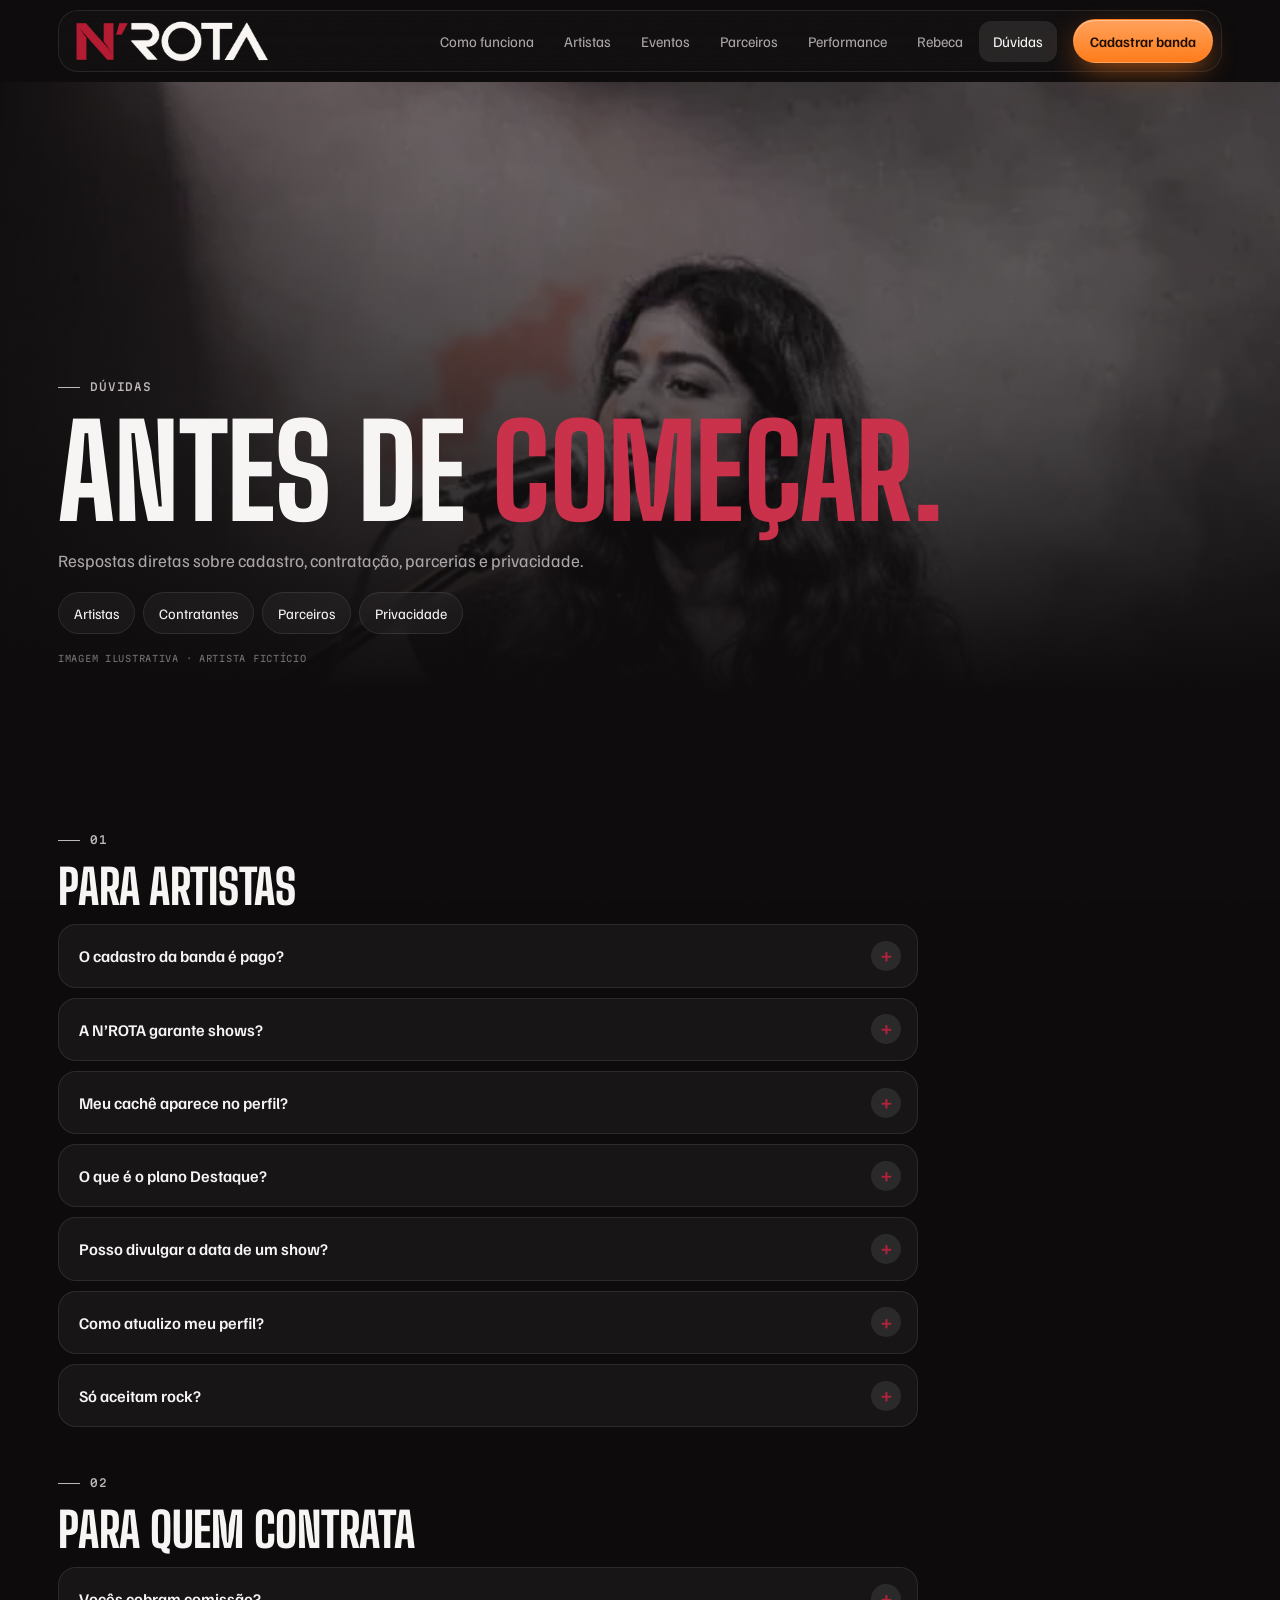
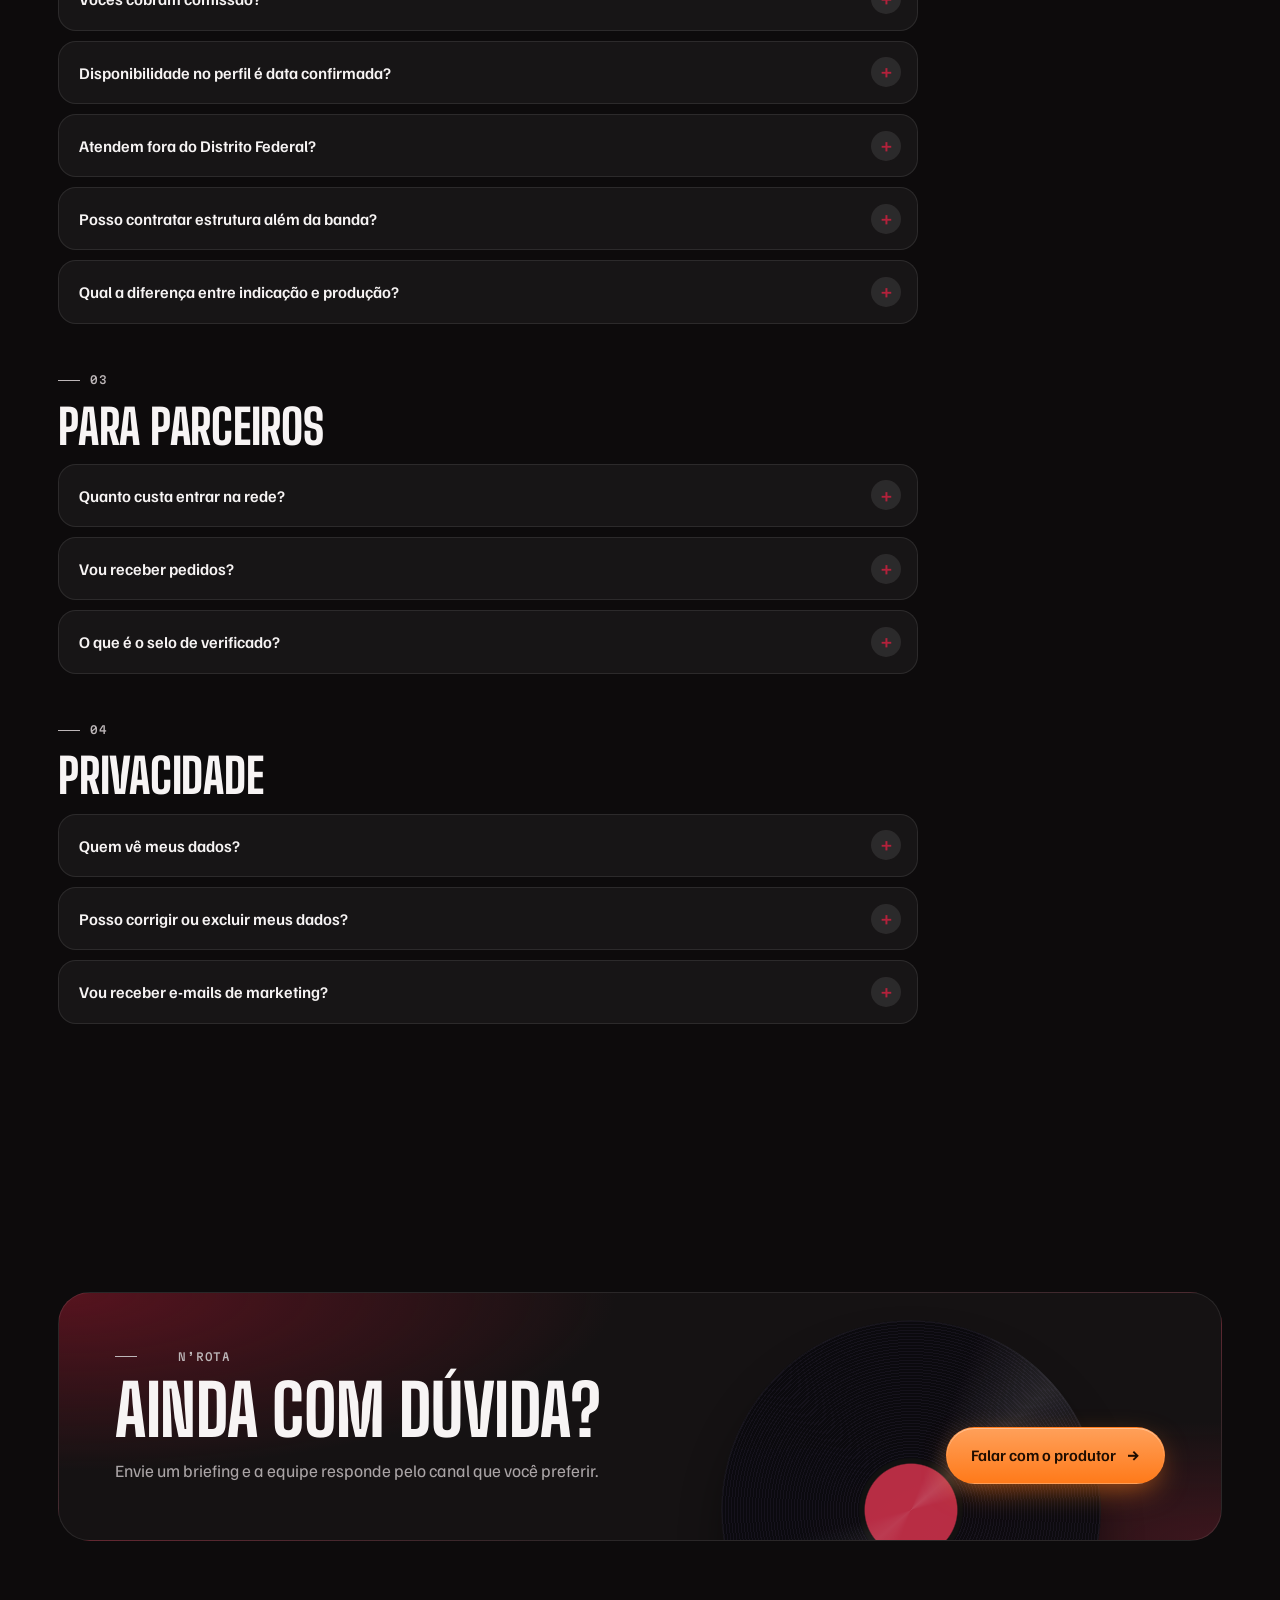
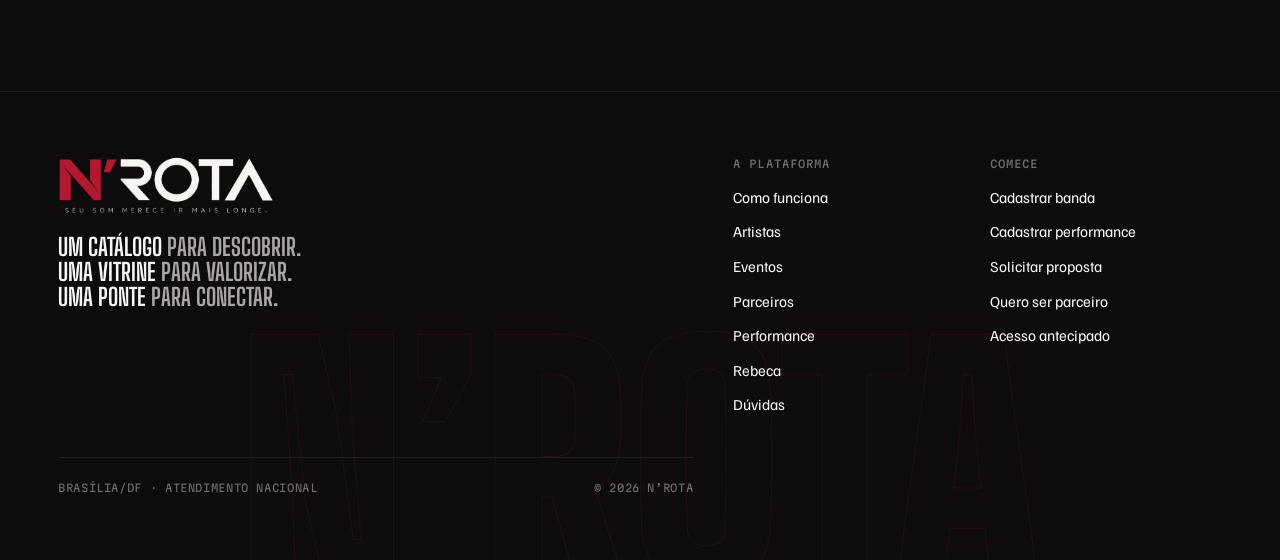
<file: duvidas.html>
<!doctype html>
<html lang="pt-BR">
<head>
<meta charset="utf-8">
<meta name="viewport" content="width=device-width,initial-scale=1,viewport-fit=cover">
<title>Dúvidas | N’ROTA</title>
<meta name="claude:viewport-fit-sides" content="cover">
<meta name="theme-color" content="#0d0b0c">
<meta name="description" content="N’ROTA: catálogo, divulgação e contratação musical. Cadastro gratuito para artistas.">
<link rel="preconnect" href="https://fonts.googleapis.com"><link rel="preconnect" href="https://fonts.gstatic.com" crossorigin><link rel="stylesheet" href="https://fonts.googleapis.com/css2?family=Big+Shoulders+Display:wght@700;800;900&family=Familjen+Grotesk:wght@400;500;600&family=Martian+Mono:wght@400;500&display=swap">
<link rel="stylesheet" href="assets/nrota.css">
</head>
<body data-page="duvidas">
<n-header></n-header>
<main>
<section class="phero">
  <div class="bg"><img data-img="artista-violao" alt="" fetchpriority="high"></div>
  <div class="wrap">
    <span class="label">Dúvidas</span>
    <h1>Antes de <span class='lil'>começar.</span></h1>
    <p class="lead">Respostas diretas sobre cadastro, contratação, parcerias e privacidade.</p>
    <div class="ctas"><div class="toc"><a class="chip" href="#artistas-faq">Artistas</a><a class="chip" href="#contratantes-faq">Contratantes</a><a class="chip" href="#parceiros-faq">Parceiros</a><a class="chip" href="#privacidade-faq">Privacidade</a></div></div>
    <span class="credit">Imagem ilustrativa · artista fictício</span>
  </div>
</section>
<section class="s"><div class="wrap">
  <div class="faq-group" id="artistas-faq"><span class="label">01</span><h2>Para artistas</h2><div class="faq"><details><summary>O cadastro da banda é pago?</summary><p>Não. Cadastro e presença no catálogo são gratuitos e não dependem de nenhum serviço pago ou de agenciamento.</p></details><details><summary>A N’ROTA garante shows?</summary><p>Não. A plataforma organiza seu trabalho e facilita o contato com quem contrata, mas não garante contratação, audiência ou posição na busca.</p></details><details><summary>Meu cachê aparece no perfil?</summary><p>Não. Condições comerciais ficam privadas e só são usadas em propostas que você autorizar.</p></details><details><summary>O que é o plano Destaque?</summary><p>Por R$ 50, pagamento único, sua banda ganha um post de apresentação no feed e um Story salvo no Destaque do seu estilo, sem vencimento automático. <a href="artistas.html#planos">Ver planos</a>.</p></details><details><summary>Posso divulgar a data de um show?</summary><p>Sim, nos Stories e nos Destaques do mês. O feed e os Reels são reservados à apresentação das bandas.</p></details><details><summary>Como atualizo meu perfil?</summary><p>Por enquanto, pelo atendimento da equipe. A área Minha banda, para atualizar sozinho, chega numa próxima fase.</p></details><details><summary>Só aceitam rock?</summary><p>O primeiro capítulo é o Rock N’ Rota. Samba, pagode, pop, sertanejo e MPB chegam em seguida. <a href="acesso-antecipado.html">Entre na lista</a> e marque seu estilo.</p></details></div></div>
  <div class="faq-group" id="contratantes-faq"><span class="label">02</span><h2>Para quem contrata</h2><div class="faq"><details><summary>Vocês cobram comissão?</summary><p>No contato direto com a banda, não. A intermediação pelo produtor é opcional e tem condições combinadas por escrito antes de cada negócio.</p></details><details><summary>Disponibilidade no perfil é data confirmada?</summary><p>Não. Os dias e turnos informados orientam a busca. Toda data precisa ser confirmada com a banda.</p></details><details><summary>Atendem fora do Distrito Federal?</summary><p>Sim. Artistas, parceiros e eventos de todo o Brasil.</p></details><details><summary>Posso contratar estrutura além da banda?</summary><p>Sim. Som, luz, palco, audiovisual, foto e vídeo, ou a produção completa. <a href="eventos.html">Veja como funciona</a>.</p></details><details><summary>Qual a diferença entre indicação e produção?</summary><p>Na indicação, você contrata o parceiro diretamente. Na produção N’ROTA, a equipe coordena tudo, com taxa e escopo em contrato.</p></details></div></div>
  <div class="faq-group" id="parceiros-faq"><span class="label">03</span><h2>Para parceiros</h2><div class="faq"><details><summary>Quanto custa entrar na rede?</summary><p>O cadastro é gratuito. Comissões ou taxas, quando houver, são definidas em contrato antes de qualquer serviço.</p></details><details><summary>Vou receber pedidos?</summary><p>Você recebe briefings compatíveis com seu nicho e região. Não há promessa de volume mínimo.</p></details><details><summary>O que é o selo de verificado?</summary><p>Um selo opcional, concedido após verificação documental, que diferencia seu perfil na busca.</p></details></div></div>
  <div class="faq-group" id="privacidade-faq"><span class="label">04</span><h2>Privacidade</h2><div class="faq"><details><summary>Quem vê meus dados?</summary><p>O perfil público mostra só o que você autorizou. CPF, CNPJ, contatos de gestão e condições comerciais ficam restritos à equipe.</p></details><details><summary>Posso corrigir ou excluir meus dados?</summary><p>Sim, a qualquer momento, pelo atendimento da equipe.</p></details><details><summary>Vou receber e-mails de marketing?</summary><p>Só se você autorizar, em um aceite separado do cadastro.</p></details></div></div>
</div></section>
<section class="s"><div class="wrap"><div class="band" data-reveal><div><span class="label"><span class="eq" aria-hidden="true"><i></i><i></i><i></i><i></i></span> N’ROTA</span><h2>Ainda com dúvida?</h2><p class="lead">Envie um briefing e a equipe responde pelo canal que você preferir.</p></div><div class="ctas"><a class="btn btn-o" href="solicitar-proposta.html">Falar com o produtor <span class=arr>→</span></a></div><span class="vinyl" aria-hidden="true"></span></div></div></section>
</main>
<n-footer></n-footer>
<script src="assets/site.js"></script>
</body>
</html>
</file>
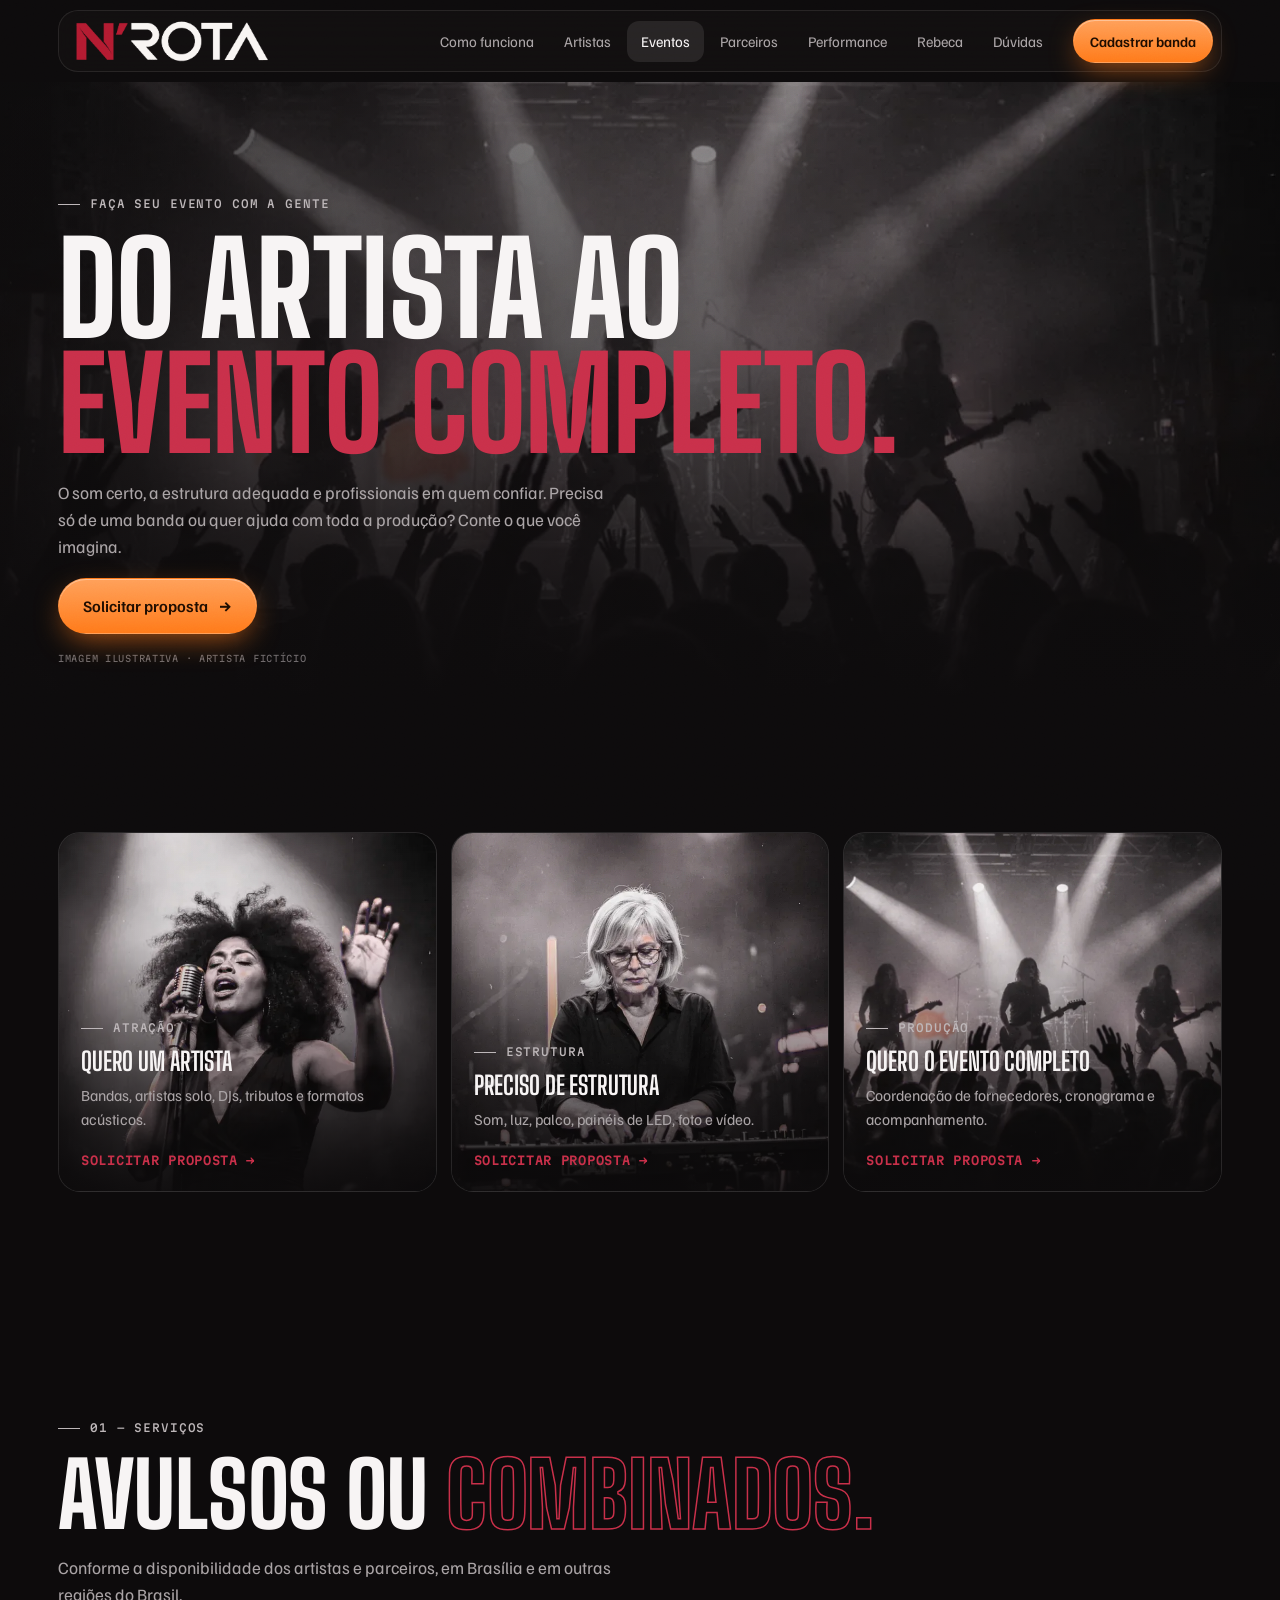
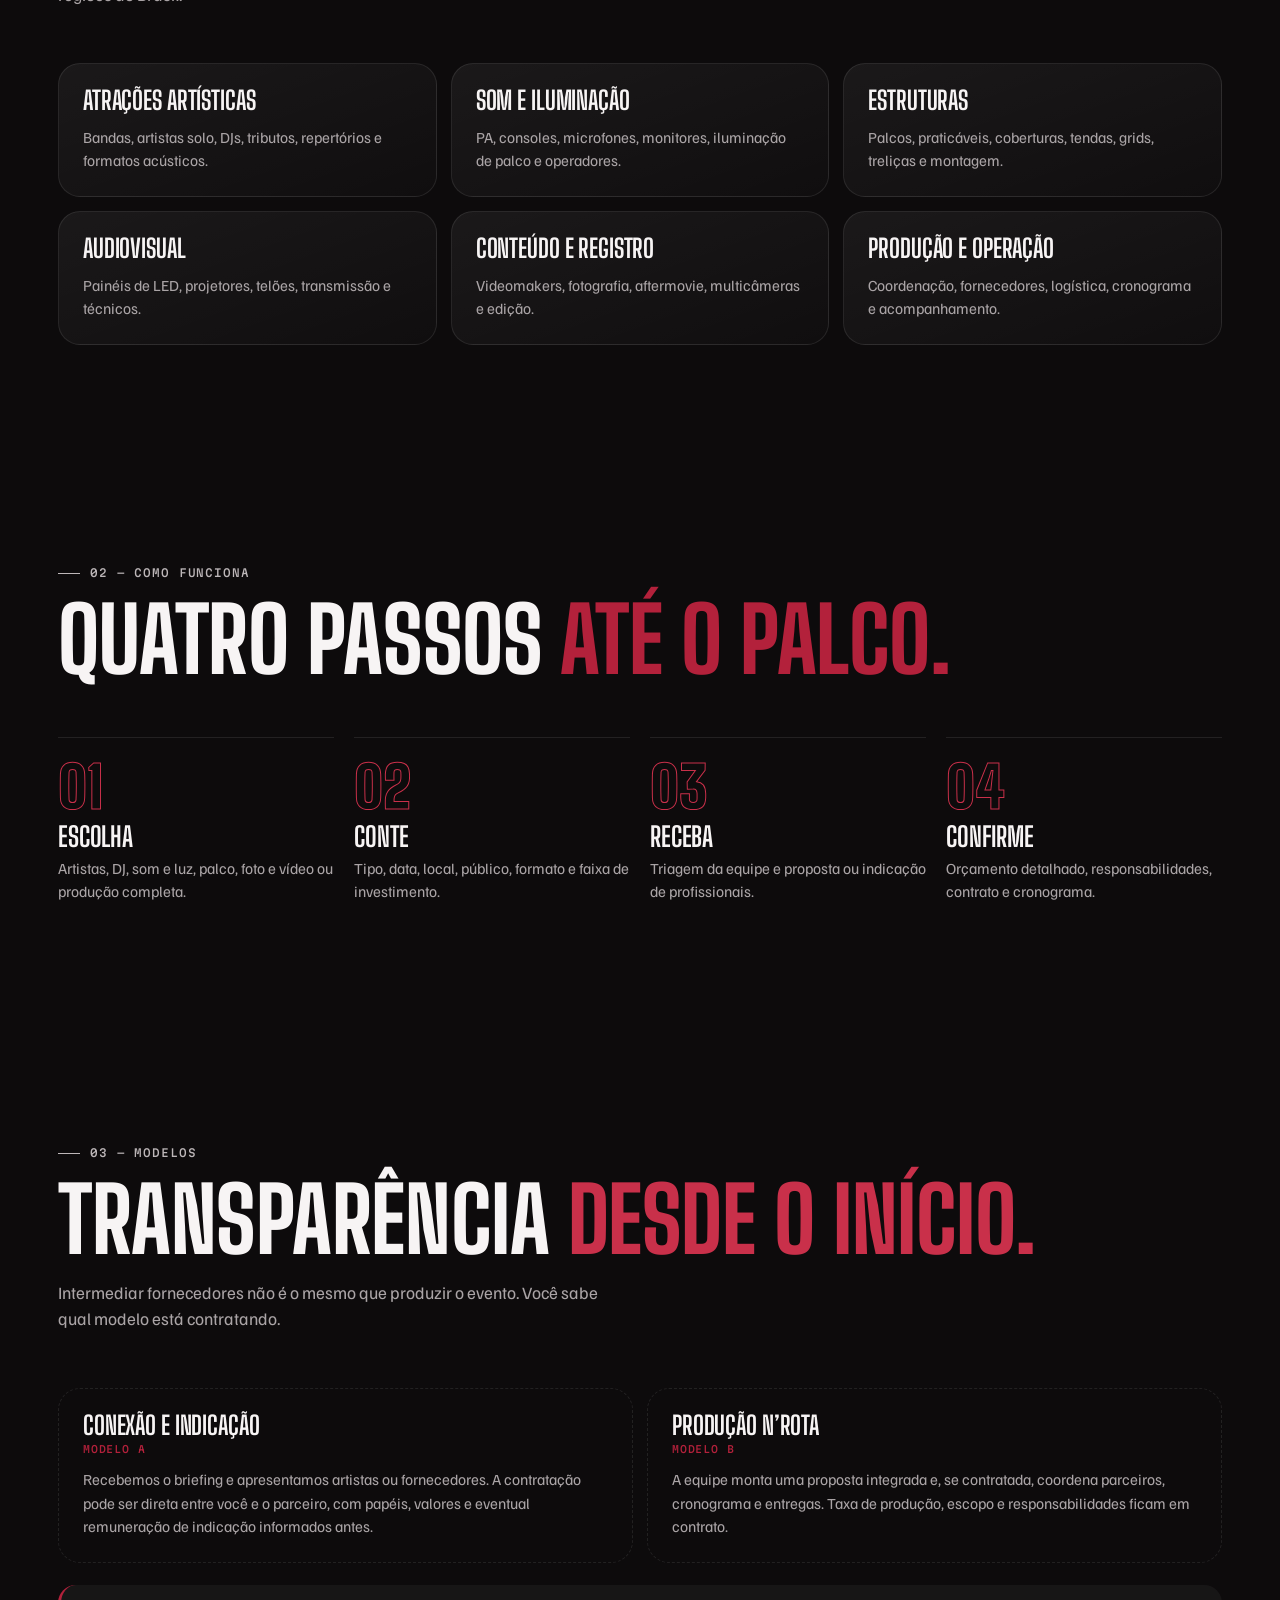
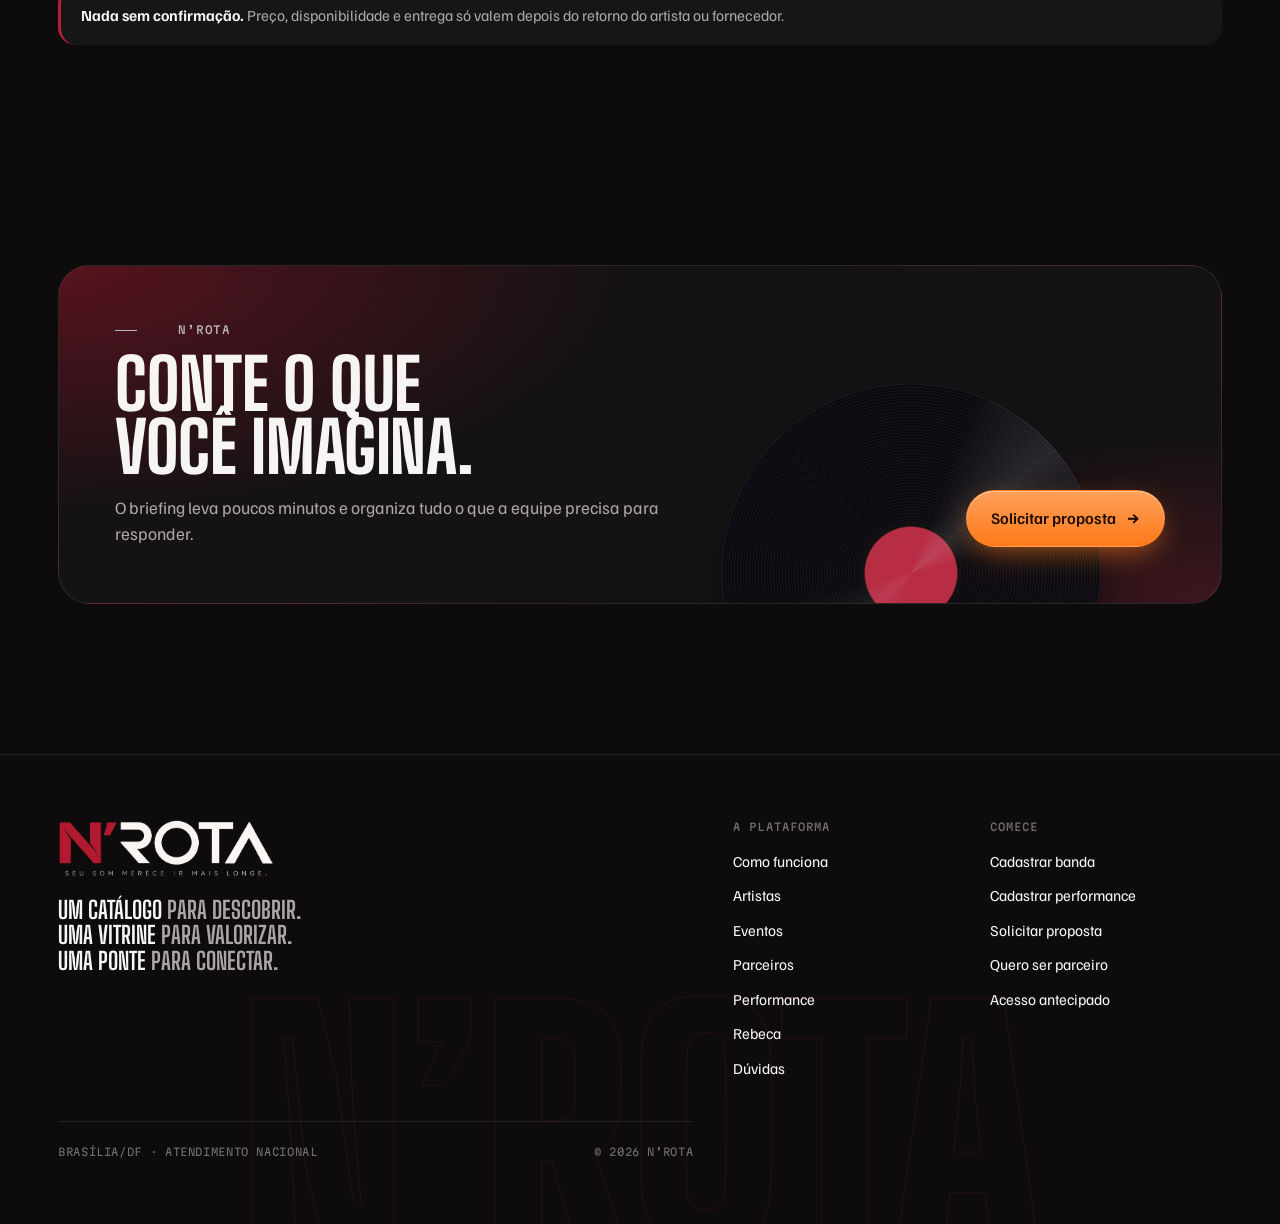
<file: eventos.html>
<!doctype html>
<html lang="pt-BR">
<head>
<meta charset="utf-8">
<meta name="viewport" content="width=device-width,initial-scale=1,viewport-fit=cover">
<title>Faça seu evento | N’ROTA</title>
<meta name="claude:viewport-fit-sides" content="cover">
<meta name="theme-color" content="#0d0b0c">
<meta name="description" content="N’ROTA: catálogo, divulgação e contratação musical. Cadastro gratuito para artistas.">
<link rel="preconnect" href="https://fonts.googleapis.com"><link rel="preconnect" href="https://fonts.gstatic.com" crossorigin><link rel="stylesheet" href="https://fonts.googleapis.com/css2?family=Big+Shoulders+Display:wght@700;800;900&family=Familjen+Grotesk:wght@400;500;600&family=Martian+Mono:wght@400;500&display=swap">
<link rel="stylesheet" href="assets/nrota.css">
</head>
<body data-page="eventos">
<n-header></n-header>
<main>
<section class="phero">
  <div class="bg"><img data-img="palco-banda" alt="" fetchpriority="high"></div>
  <div class="wrap">
    <span class="label">Faça seu evento com a gente</span>
    <h1>Do artista ao <span class='lil'>evento completo.</span></h1>
    <p class="lead">O som certo, a estrutura adequada e profissionais em quem confiar. Precisa só de uma banda ou quer ajuda com toda a produção? Conte o que você imagina.</p>
    <div class="ctas"><a class="btn btn-o" href="solicitar-proposta.html">Solicitar proposta <span class=arr>→</span></a></div>
    <span class="credit">Imagem ilustrativa · artista fictício</span>
  </div>
</section>

<section class="s"><div class="wrap"><div class="snap fit">
  <a class="card photo" href="solicitar-proposta.html#artista" data-reveal><img data-img="artista-cantora" alt="" loading="lazy"><div class="in"><span class="label">Atração</span><h3>Quero um artista</h3><p>Bandas, artistas solo, DJs, tributos e formatos acústicos.</p><span class="more">Solicitar proposta →</span></div></a>
  <a class="card photo" href="solicitar-proposta.html#estrutura" data-reveal style="--d:1"><img data-img="artista-tecladista" alt="" loading="lazy"><div class="in"><span class="label">Estrutura</span><h3>Preciso de estrutura</h3><p>Som, luz, palco, painéis de LED, foto e vídeo.</p><span class="more">Solicitar proposta →</span></div></a>
  <a class="card photo" href="solicitar-proposta.html#completo" data-reveal style="--d:2"><img data-img="palco-banda" alt="" loading="lazy"><div class="in"><span class="label">Produção</span><h3>Quero o evento completo</h3><p>Coordenação de fornecedores, cronograma e acompanhamento.</p><span class="more">Solicitar proposta →</span></div></a>
</div></div></section>

<section class="s"><div class="wrap"><div class="s-head"><span class="label" data-reveal>01 — Serviços</span><h2 data-reveal style="--d:1">Avulsos ou <span class='stroke'>combinados.</span></h2><p class="lead" data-reveal style="--d:2">Conforme a disponibilidade dos artistas e parceiros, em Brasília e em outras regiões do Brasil.</p></div><div class="grid g3"><div class="card" data-reveal style="--d:0"><h3>Atrações artísticas</h3><p>Bandas, artistas solo, DJs, tributos, repertórios e formatos acústicos.</p></div><div class="card" data-reveal style="--d:1"><h3>Som e iluminação</h3><p>PA, consoles, microfones, monitores, iluminação de palco e operadores.</p></div><div class="card" data-reveal style="--d:2"><h3>Estruturas</h3><p>Palcos, praticáveis, coberturas, tendas, grids, treliças e montagem.</p></div><div class="card" data-reveal style="--d:3"><h3>Audiovisual</h3><p>Painéis de LED, projetores, telões, transmissão e técnicos.</p></div><div class="card" data-reveal style="--d:0"><h3>Conteúdo e registro</h3><p>Videomakers, fotografia, aftermovie, multicâmeras e edição.</p></div><div class="card" data-reveal style="--d:1"><h3>Produção e operação</h3><p>Coordenação, fornecedores, logística, cronograma e acompanhamento.</p></div></div></div></section>

<section class="s"><div class="wrap"><div class="s-head"><span class="label" data-reveal>02 — Como funciona</span><h2 data-reveal style="--d:1">Quatro passos <span class='org'>até o palco.</span></h2></div><ol class="steps s4" style="counter-reset:st 0"><li data-reveal style="--d:0"><div><h3>Escolha</h3><p>Artistas, DJ, som e luz, palco, foto e vídeo ou produção completa.</p></div></li><li data-reveal style="--d:1"><div><h3>Conte</h3><p>Tipo, data, local, público, formato e faixa de investimento.</p></div></li><li data-reveal style="--d:2"><div><h3>Receba</h3><p>Triagem da equipe e proposta ou indicação de profissionais.</p></div></li><li data-reveal style="--d:3"><div><h3>Confirme</h3><p>Orçamento detalhado, responsabilidades, contrato e cronograma.</p></div></li></ol></div></section>

<section class="s"><div class="wrap"><div class="s-head"><span class="label" data-reveal>03 — Modelos</span><h2 data-reveal style="--d:1">Transparência <span class='lil'>desde o início.</span></h2><p class="lead" data-reveal style="--d:2">Intermediar fornecedores não é o mesmo que produzir o evento. Você sabe qual modelo está contratando.</p></div><div class="grid g2">
  <div class="card dash" data-reveal><h3>Conexão e indicação <small>Modelo A</small></h3><p>Recebemos o briefing e apresentamos artistas ou fornecedores. A contratação pode ser direta entre você e o parceiro, com papéis, valores e eventual remuneração de indicação informados antes.</p></div>
  <div class="card dash" data-reveal style="--d:1"><h3>Produção N’ROTA <small>Modelo B</small></h3><p>A equipe monta uma proposta integrada e, se contratada, coordena parceiros, cronograma e entregas. Taxa de produção, escopo e responsabilidades ficam em contrato.</p></div>
</div>
<p class="rule"><strong>Nada sem confirmação.</strong> Preço, disponibilidade e entrega só valem depois do retorno do artista ou fornecedor.</p></div></section>

<section class="s"><div class="wrap"><div class="band" data-reveal><div><span class="label"><span class="eq" aria-hidden="true"><i></i><i></i><i></i><i></i></span> N’ROTA</span><h2>Conte o que você imagina.</h2><p class="lead">O briefing leva poucos minutos e organiza tudo o que a equipe precisa para responder.</p></div><div class="ctas"><a class="btn btn-o" href="solicitar-proposta.html">Solicitar proposta <span class=arr>→</span></a></div><span class="vinyl" aria-hidden="true"></span></div></div></section>
</main>
<n-footer></n-footer>
<script src="assets/site.js"></script>
</body>
</html>
</file>
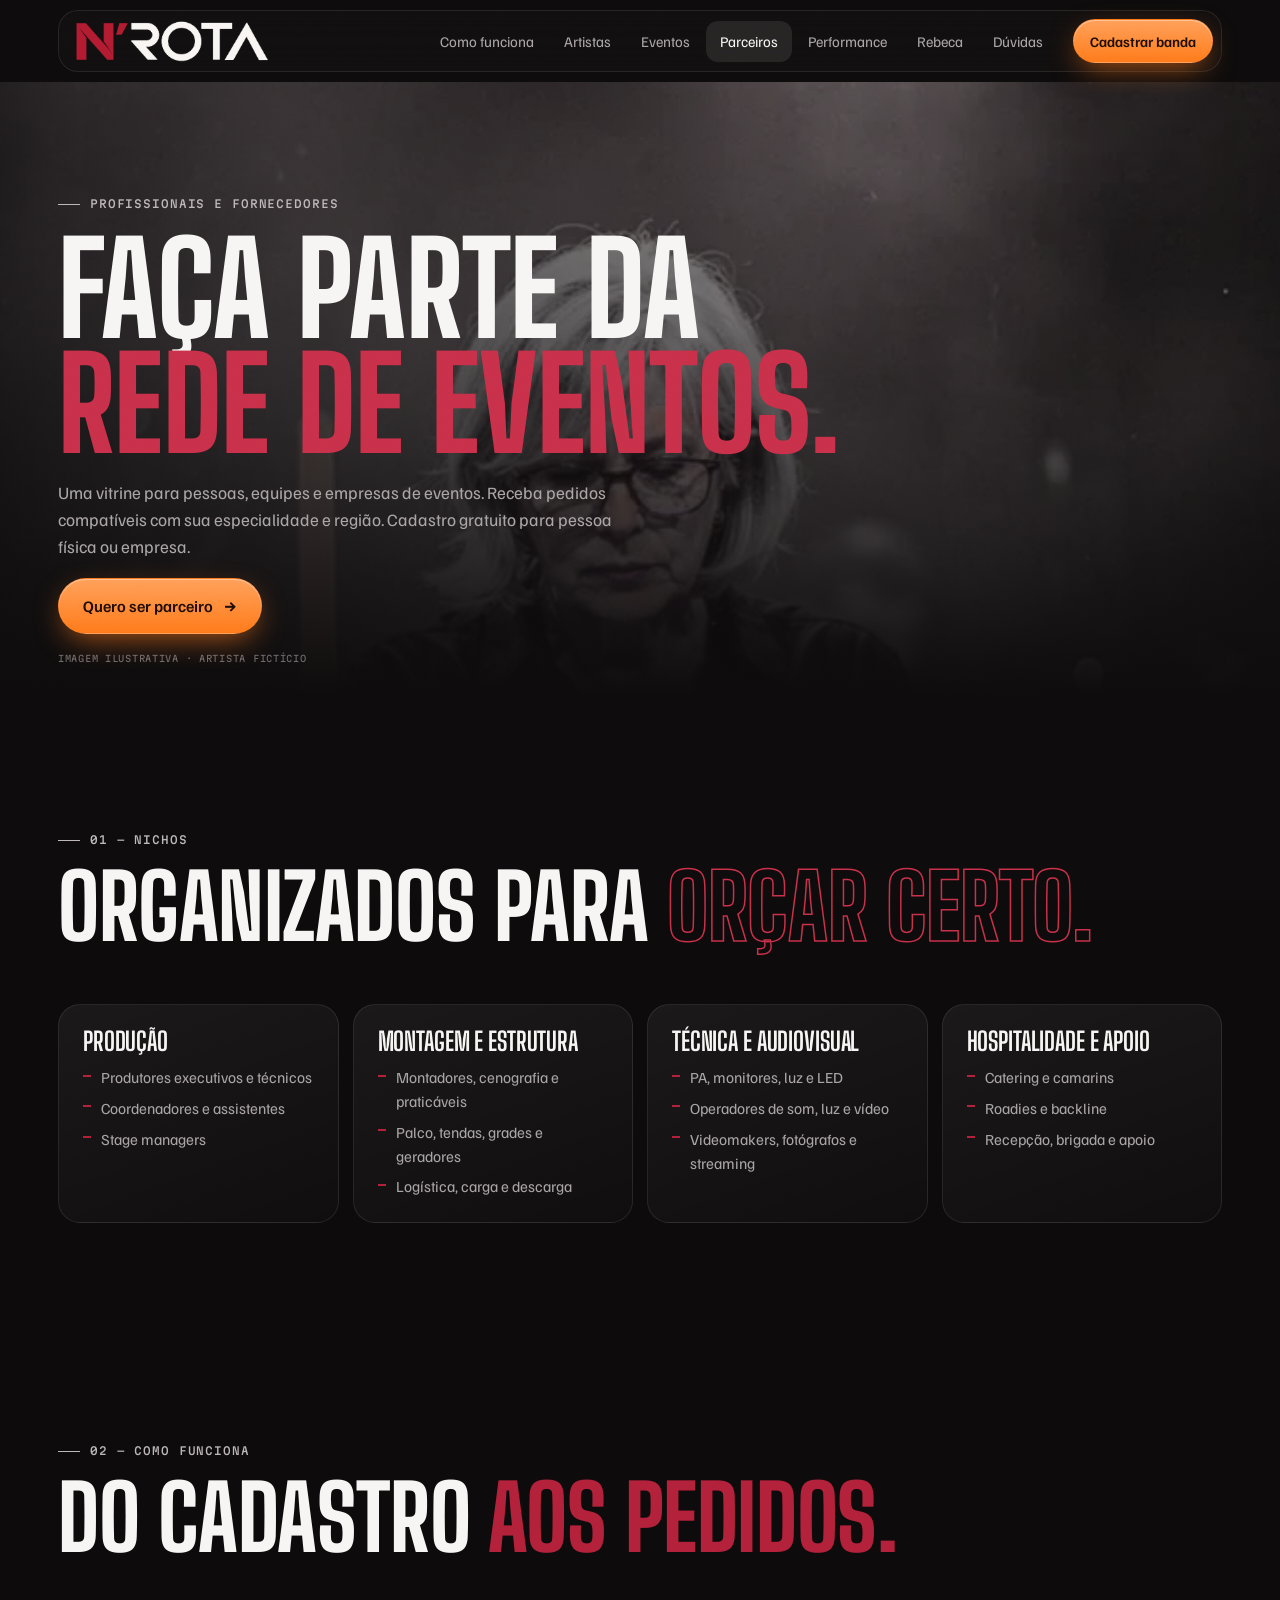
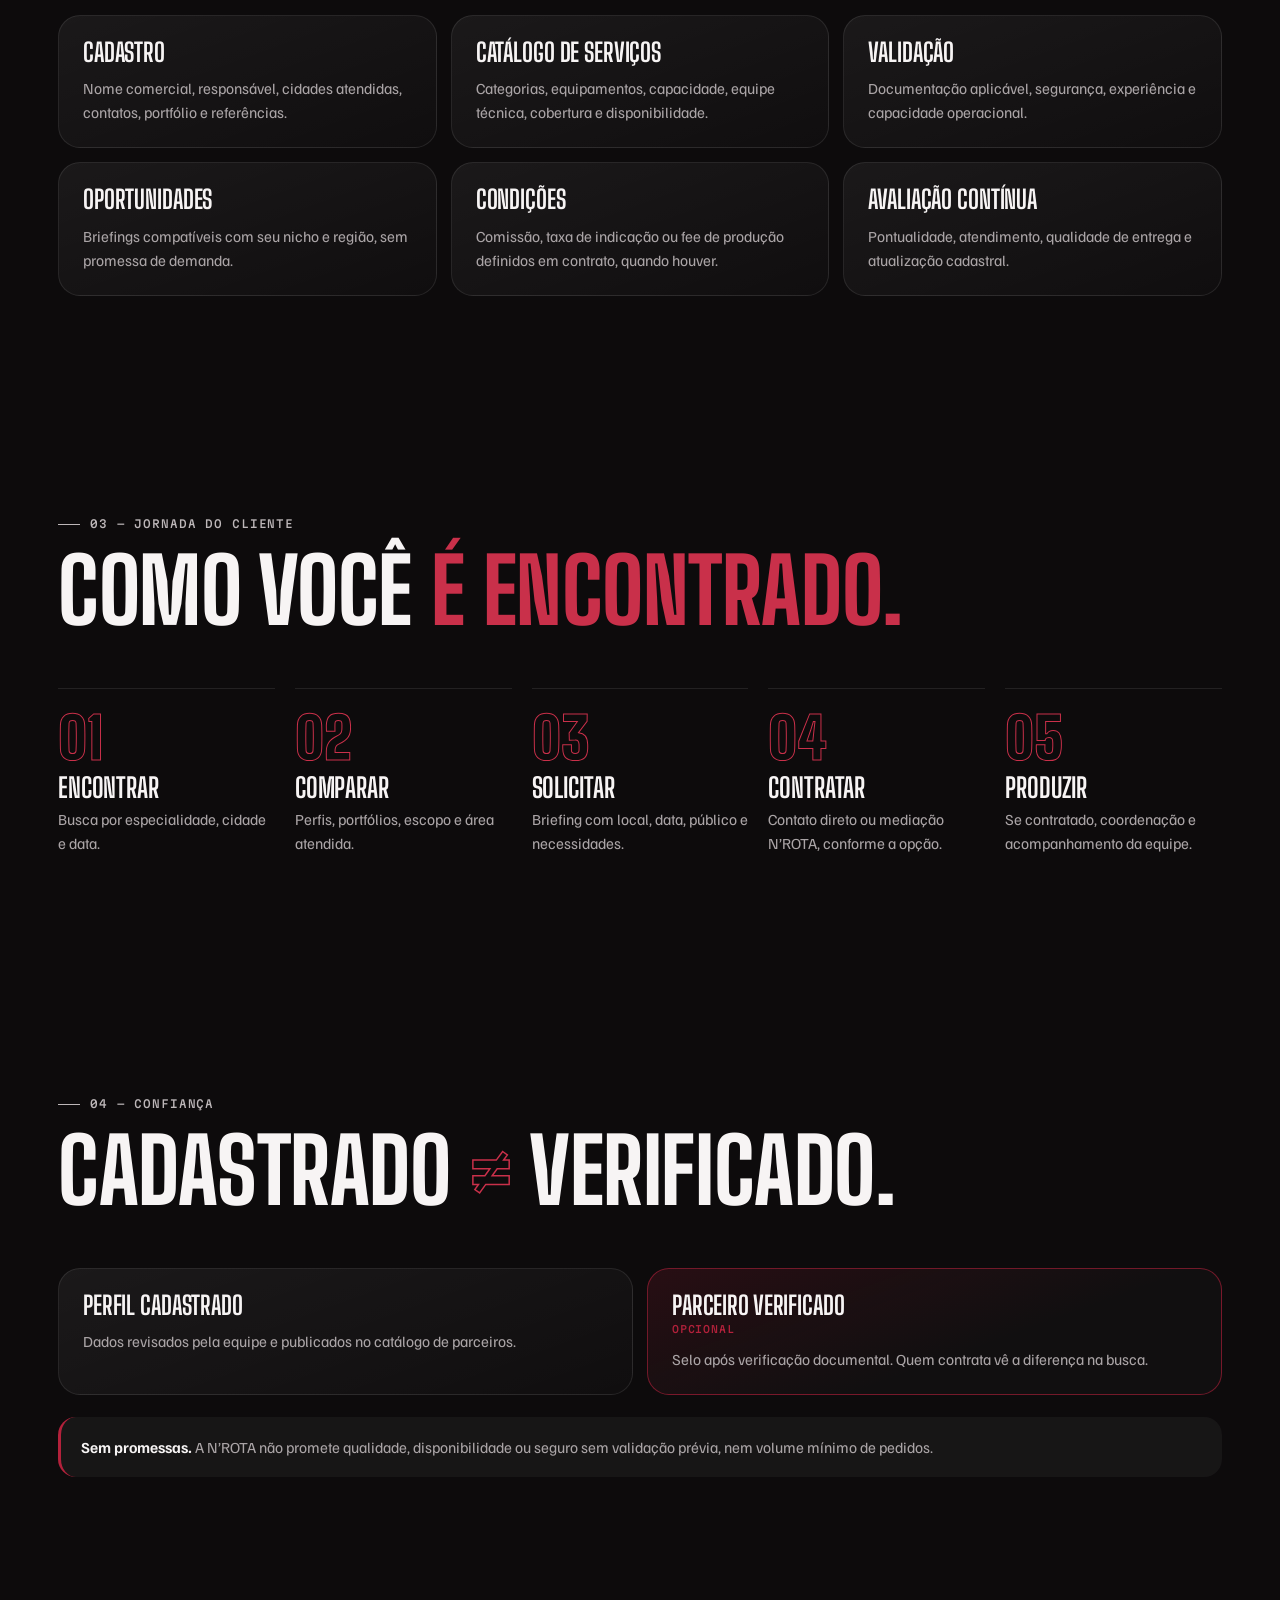
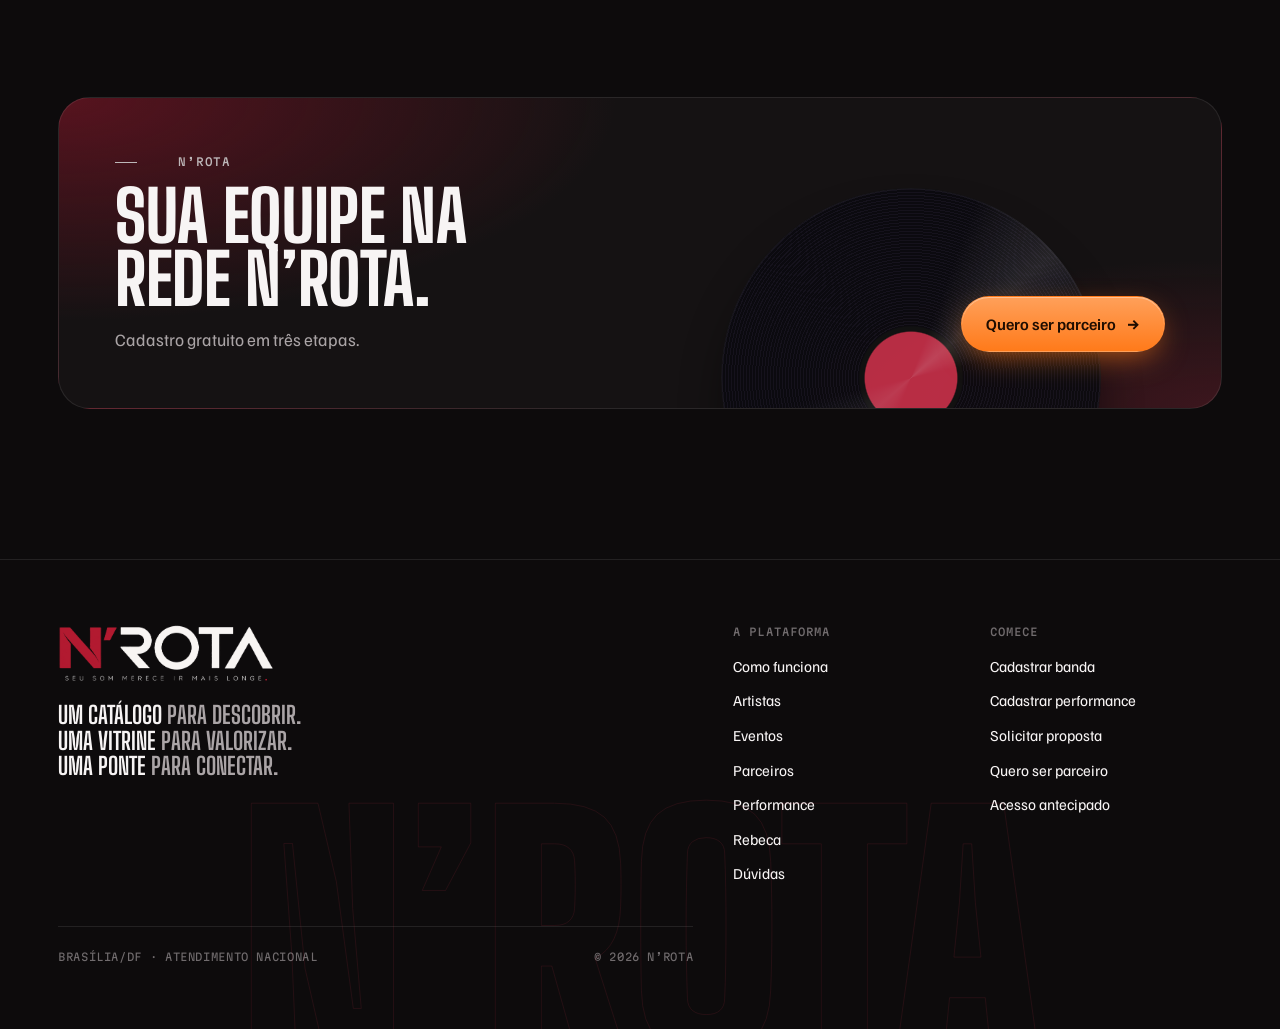
<file: parceiros.html>
<!doctype html>
<html lang="pt-BR">
<head>
<meta charset="utf-8">
<meta name="viewport" content="width=device-width,initial-scale=1,viewport-fit=cover">
<title>Parceiros | N’ROTA</title>
<meta name="claude:viewport-fit-sides" content="cover">
<meta name="theme-color" content="#0d0b0c">
<meta name="description" content="N’ROTA: catálogo, divulgação e contratação musical. Cadastro gratuito para artistas.">
<link rel="preconnect" href="https://fonts.googleapis.com"><link rel="preconnect" href="https://fonts.gstatic.com" crossorigin><link rel="stylesheet" href="https://fonts.googleapis.com/css2?family=Big+Shoulders+Display:wght@700;800;900&family=Familjen+Grotesk:wght@400;500;600&family=Martian+Mono:wght@400;500&display=swap">
<link rel="stylesheet" href="assets/nrota.css">
</head>
<body data-page="parceiros">
<n-header></n-header>
<main>
<section class="phero">
  <div class="bg"><img data-img="artista-tecladista" alt="" fetchpriority="high"></div>
  <div class="wrap">
    <span class="label">Profissionais e fornecedores</span>
    <h1>Faça parte da <span class='lil'>rede de eventos.</span></h1>
    <p class="lead">Uma vitrine para pessoas, equipes e empresas de eventos. Receba pedidos compatíveis com sua especialidade e região. Cadastro gratuito para pessoa física ou empresa.</p>
    <div class="ctas"><a class="btn btn-o" href="seja-parceiro.html">Quero ser parceiro <span class=arr>→</span></a></div>
    <span class="credit">Imagem ilustrativa · artista fictício</span>
  </div>
</section>

<section class="s"><div class="wrap"><div class="s-head"><span class="label" data-reveal>01 — Nichos</span><h2 data-reveal style="--d:1">Organizados para <span class='stroke'>orçar certo.</span></h2></div><div class="grid g4"><div class="card" data-reveal style="--d:0"><h3>Produção</h3><ul><li>Produtores executivos e técnicos</li><li>Coordenadores e assistentes</li><li>Stage managers</li></ul></div><div class="card" data-reveal style="--d:1"><h3>Montagem e estrutura</h3><ul><li>Montadores, cenografia e praticáveis</li><li>Palco, tendas, grades e geradores</li><li>Logística, carga e descarga</li></ul></div><div class="card" data-reveal style="--d:2"><h3>Técnica e audiovisual</h3><ul><li>PA, monitores, luz e LED</li><li>Operadores de som, luz e vídeo</li><li>Videomakers, fotógrafos e streaming</li></ul></div><div class="card" data-reveal style="--d:3"><h3>Hospitalidade e apoio</h3><ul><li>Catering e camarins</li><li>Roadies e backline</li><li>Recepção, brigada e apoio</li></ul></div></div></div></section>

<section class="s"><div class="wrap"><div class="s-head"><span class="label" data-reveal>02 — Como funciona</span><h2 data-reveal style="--d:1">Do cadastro <span class='org'>aos pedidos.</span></h2></div><div class="grid g3"><div class="card" data-reveal style="--d:0"><h3>Cadastro</h3><p>Nome comercial, responsável, cidades atendidas, contatos, portfólio e referências.</p></div><div class="card" data-reveal style="--d:1"><h3>Catálogo de serviços</h3><p>Categorias, equipamentos, capacidade, equipe técnica, cobertura e disponibilidade.</p></div><div class="card" data-reveal style="--d:2"><h3>Validação</h3><p>Documentação aplicável, segurança, experiência e capacidade operacional.</p></div><div class="card" data-reveal style="--d:3"><h3>Oportunidades</h3><p>Briefings compatíveis com seu nicho e região, sem promessa de demanda.</p></div><div class="card" data-reveal style="--d:0"><h3>Condições</h3><p>Comissão, taxa de indicação ou fee de produção definidos em contrato, quando houver.</p></div><div class="card" data-reveal style="--d:1"><h3>Avaliação contínua</h3><p>Pontualidade, atendimento, qualidade de entrega e atualização cadastral.</p></div></div></div></section>

<section class="s"><div class="wrap"><div class="s-head"><span class="label" data-reveal>03 — Jornada do cliente</span><h2 data-reveal style="--d:1">Como você <span class='lil'>é encontrado.</span></h2></div><ol class="steps " style="counter-reset:st 0"><li data-reveal style="--d:0"><div><h3>Encontrar</h3><p>Busca por especialidade, cidade e data.</p></div></li><li data-reveal style="--d:1"><div><h3>Comparar</h3><p>Perfis, portfólios, escopo e área atendida.</p></div></li><li data-reveal style="--d:2"><div><h3>Solicitar</h3><p>Briefing com local, data, público e necessidades.</p></div></li><li data-reveal style="--d:3"><div><h3>Contratar</h3><p>Contato direto ou mediação N’ROTA, conforme a opção.</p></div></li><li data-reveal style="--d:4"><div><h3>Produzir</h3><p>Se contratado, coordenação e acompanhamento da equipe.</p></div></li></ol></div></section>

<section class="s"><div class="wrap"><div class="s-head"><span class="label" data-reveal>04 — Confiança</span><h2 data-reveal style="--d:1">Cadastrado <span class='stroke'>≠</span> verificado.</h2></div><div class="grid g2">
  <div class="card" data-reveal><h3>Perfil cadastrado</h3><p>Dados revisados pela equipe e publicados no catálogo de parceiros.</p></div>
  <div class="card hl" data-reveal style="--d:1"><h3>Parceiro verificado <small>Opcional</small></h3><p>Selo após verificação documental. Quem contrata vê a diferença na busca.</p></div>
</div>
<p class="rule"><strong>Sem promessas.</strong> A N’ROTA não promete qualidade, disponibilidade ou seguro sem validação prévia, nem volume mínimo de pedidos.</p></div></section>

<section class="s"><div class="wrap"><div class="band" data-reveal><div><span class="label"><span class="eq" aria-hidden="true"><i></i><i></i><i></i><i></i></span> N’ROTA</span><h2>Sua equipe na rede N’ROTA.</h2><p class="lead">Cadastro gratuito em três etapas.</p></div><div class="ctas"><a class="btn btn-o" href="seja-parceiro.html">Quero ser parceiro <span class=arr>→</span></a></div><span class="vinyl" aria-hidden="true"></span></div></div></section>
</main>
<n-footer></n-footer>
<script src="assets/site.js"></script>
</body>
</html>
</file>
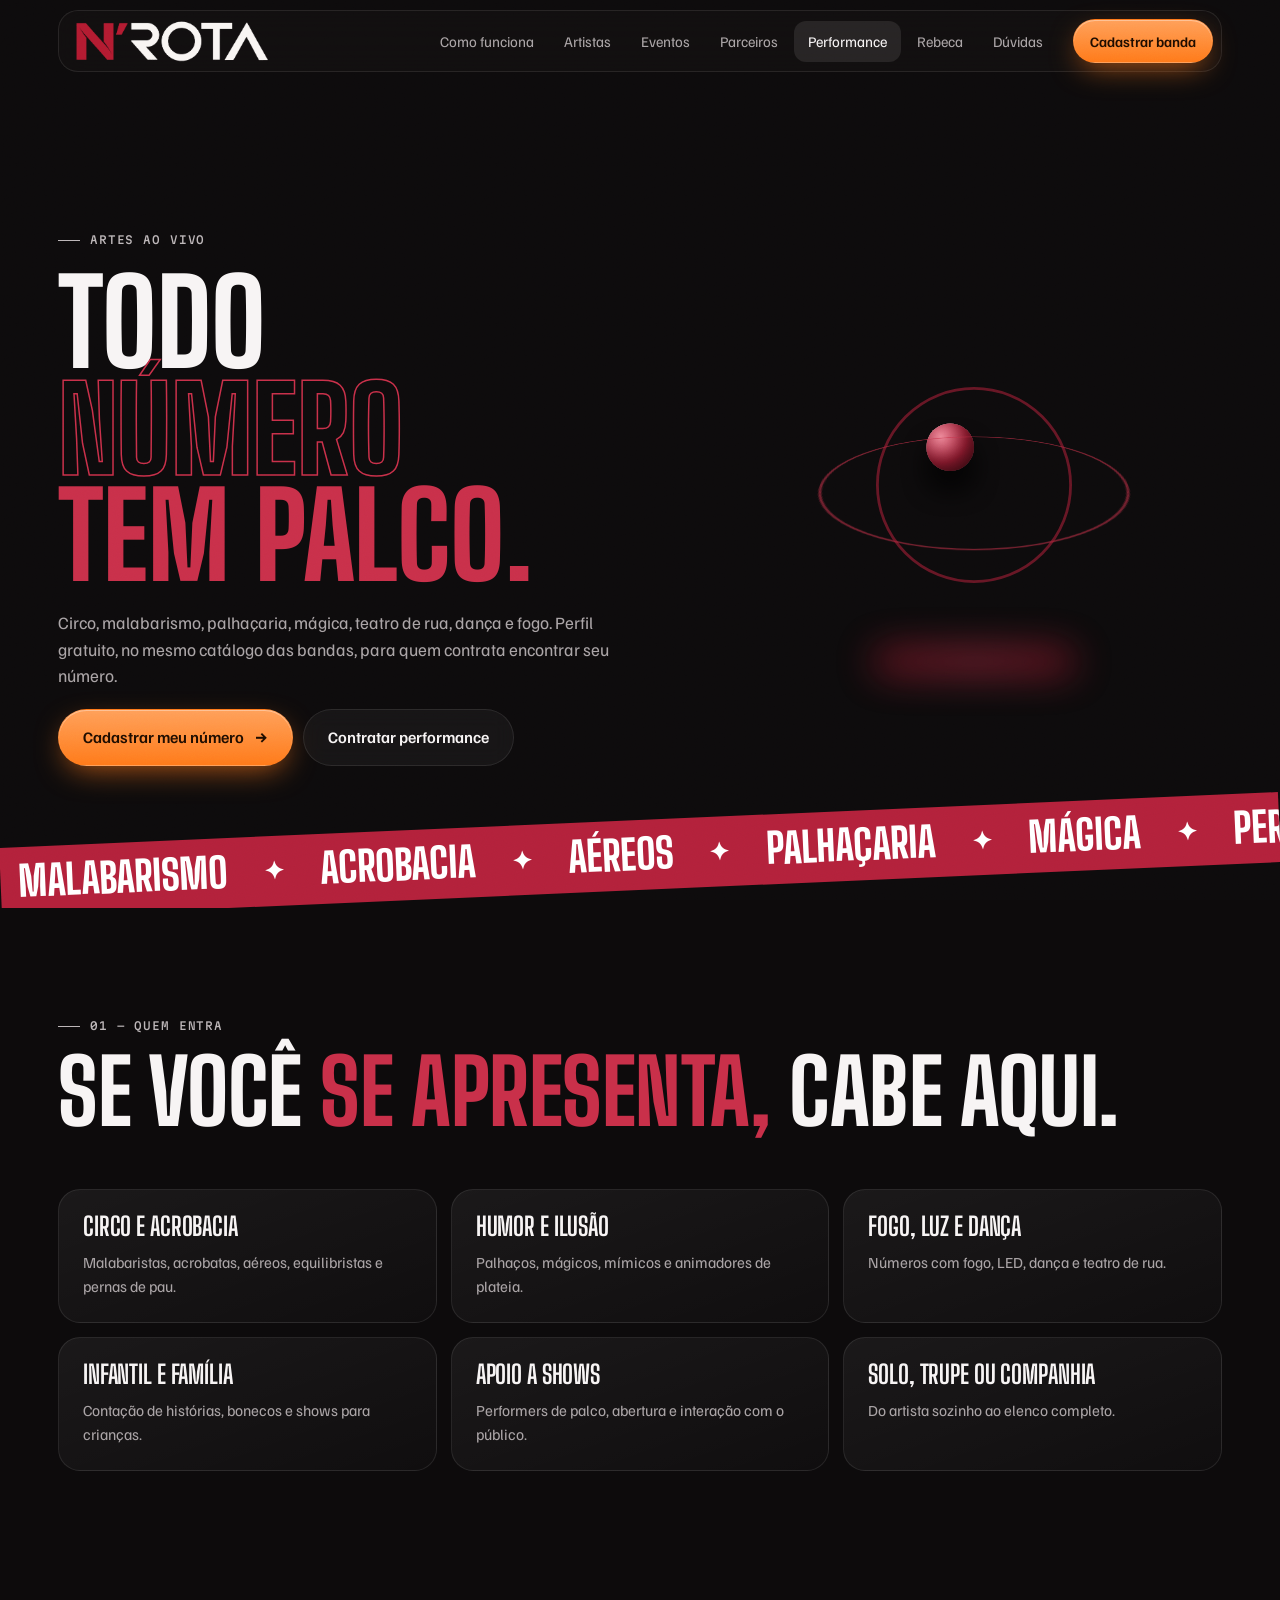
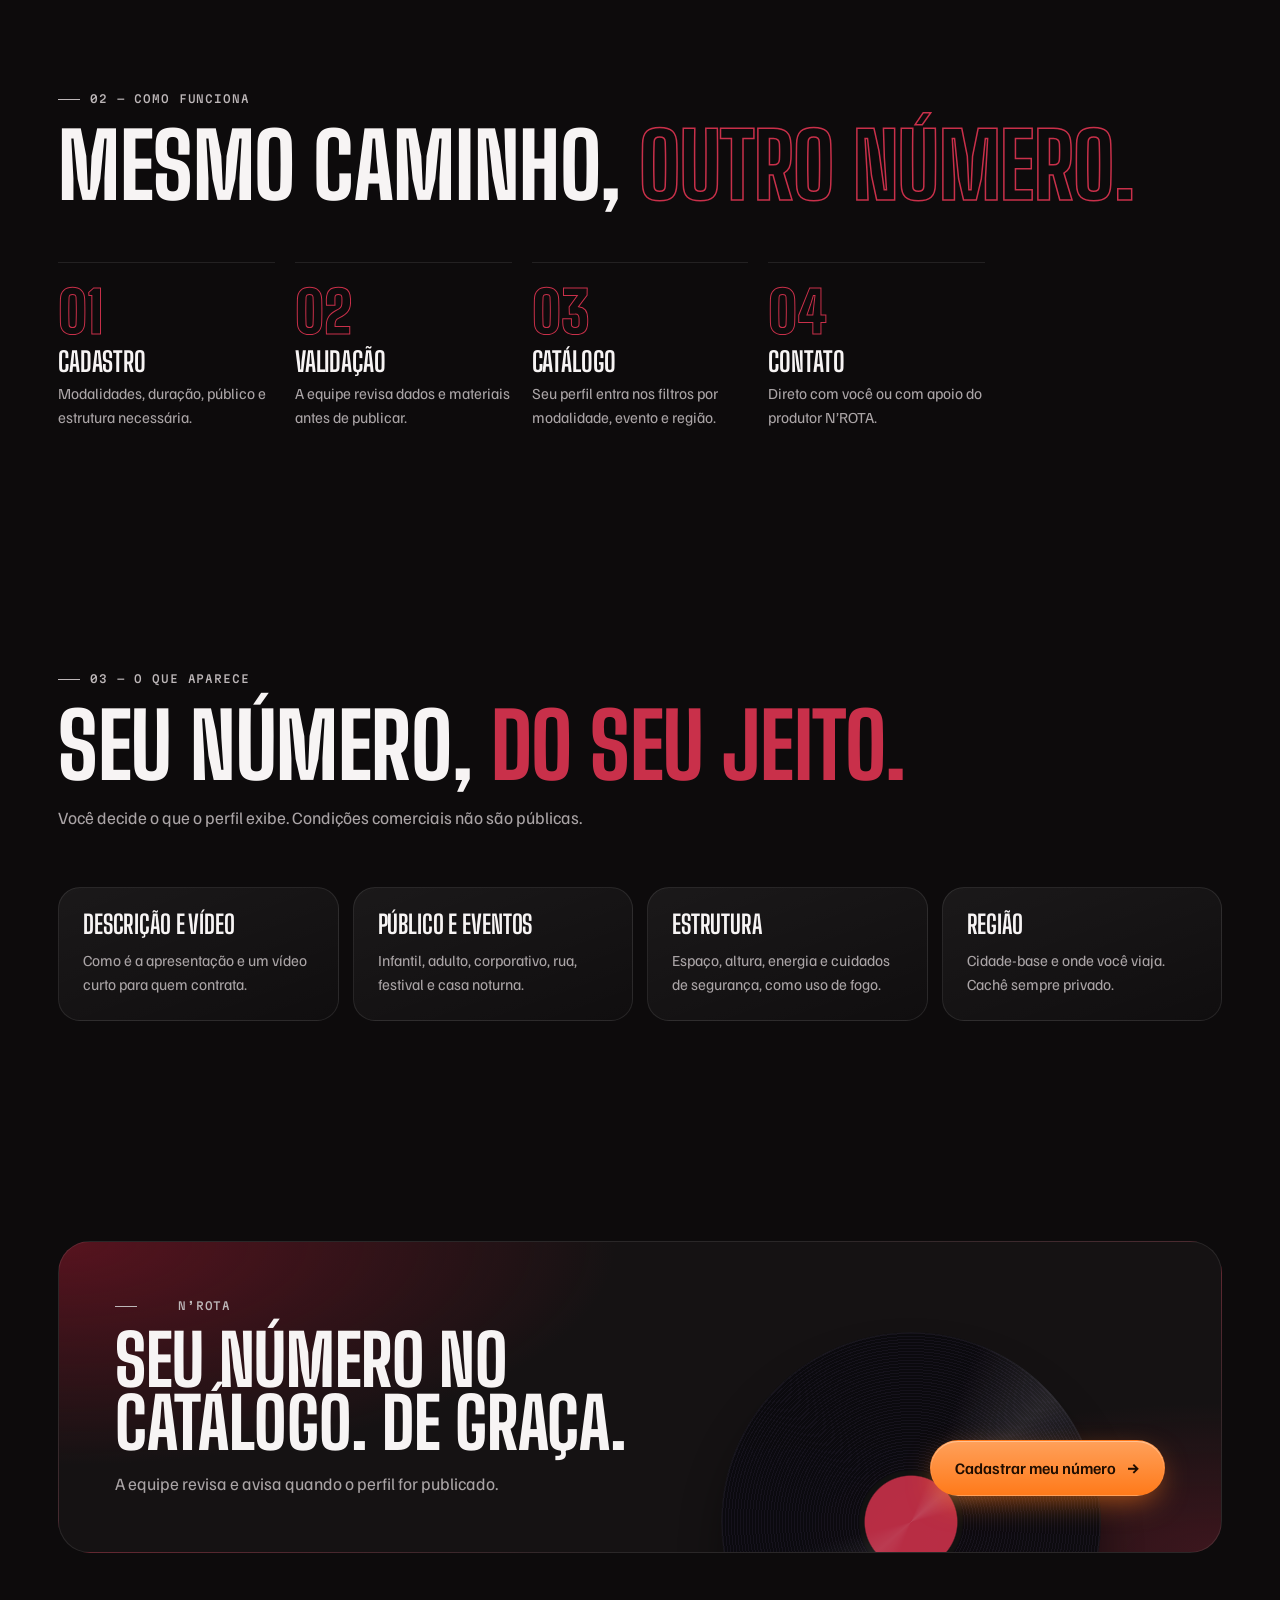
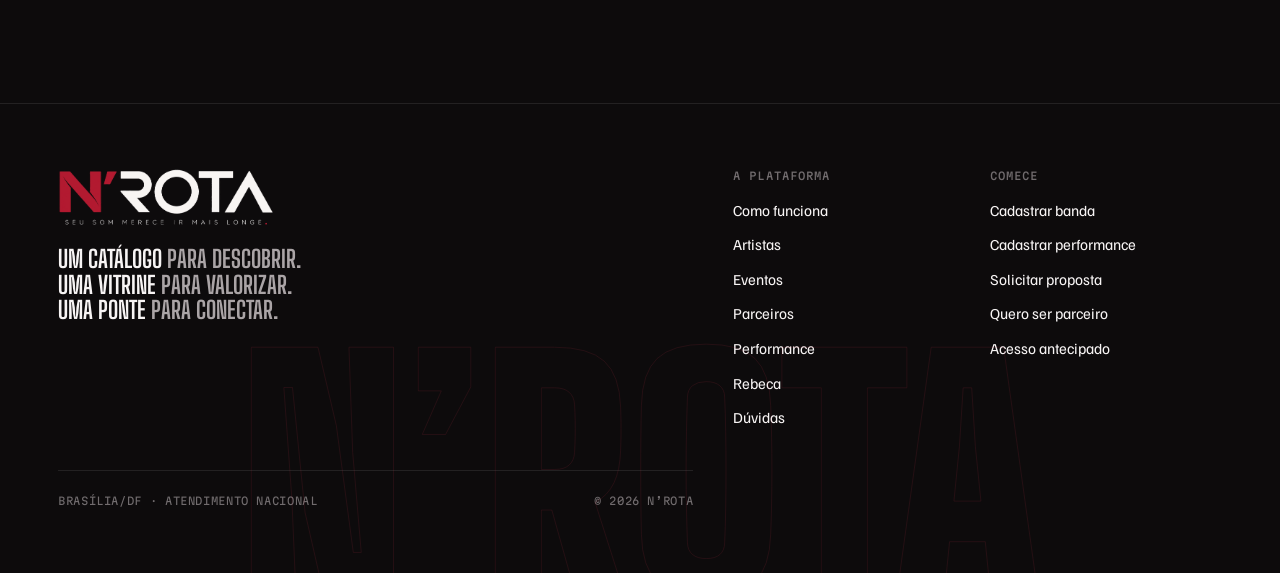
<file: performance.html>
<!doctype html>
<html lang="pt-BR">
<head>
<meta charset="utf-8">
<meta name="viewport" content="width=device-width,initial-scale=1,viewport-fit=cover">
<title>Performance | N’ROTA</title>
<meta name="claude:viewport-fit-sides" content="cover">
<meta name="theme-color" content="#0d0b0c">
<meta name="description" content="N’ROTA: catálogo, divulgação e contratação musical. Cadastro gratuito para artistas.">
<link rel="preconnect" href="https://fonts.googleapis.com"><link rel="preconnect" href="https://fonts.gstatic.com" crossorigin><link rel="stylesheet" href="https://fonts.googleapis.com/css2?family=Big+Shoulders+Display:wght@700;800;900&family=Familjen+Grotesk:wght@400;500;600&family=Martian+Mono:wght@400;500&display=swap">
<link rel="stylesheet" href="assets/nrota.css">
</head>
<body data-page="performance">
<n-header></n-header>
<main>
<section class="perf wrap">
  <div class="perf-txt">
    <span class="label" data-reveal>Artes ao vivo</span>
    <h1 data-reveal style="--d:1"><span>Todo</span> <span class="stroke">número</span> <span class="lil">tem palco.</span></h1>
    <p class="lead" data-reveal style="--d:2">Circo, malabarismo, palhaçaria, mágica, teatro de rua, dança e fogo. Perfil gratuito, no mesmo catálogo das bandas, para quem contrata encontrar seu número.</p>
    <div class="ctas" data-reveal style="--d:3"><a class="btn btn-o" href="cadastro-performance.html">Cadastrar meu número <span class=arr>→</span></a><a class="btn btn-g" href="solicitar-proposta.html">Contratar performance</a></div>
  </div>
  <div class="juggle" aria-hidden="true"><i class="b b1"></i><i class="b b2"></i><i class="b b3"></i><i class="b b4"></i><i class="b b5"></i><span class="ring r1"></span><span class="ring r2"></span><span class="hands"></span></div>
</section>
<div class="tickers"><div class="ticker t-org" aria-hidden="true"><div class="track"><span>Malabarismo</span><span>Acrobacia</span><span>Aéreos</span><span>Palhaçaria</span><span>Mágica</span><span>Perna de pau</span><span>Fogo e LED</span><span>Teatro de rua</span><span>Dança</span><span>Malabarismo</span><span>Acrobacia</span><span>Aéreos</span><span>Palhaçaria</span><span>Mágica</span><span>Perna de pau</span><span>Fogo e LED</span><span>Teatro de rua</span><span>Dança</span></div></div></div>
<section class="s"><div class="wrap"><div class="s-head"><span class="label" data-reveal>01 — Quem entra</span><h2 data-reveal style="--d:1">Se você <span class='lil'>se apresenta,</span> cabe aqui.</h2></div><div class="grid g3"><div class="card" data-reveal style="--d:0"><h3>Circo e acrobacia</h3><p>Malabaristas, acrobatas, aéreos, equilibristas e pernas de pau.</p></div><div class="card" data-reveal style="--d:1"><h3>Humor e ilusão</h3><p>Palhaços, mágicos, mímicos e animadores de plateia.</p></div><div class="card" data-reveal style="--d:2"><h3>Fogo, luz e dança</h3><p>Números com fogo, LED, dança e teatro de rua.</p></div><div class="card" data-reveal style="--d:3"><h3>Infantil e família</h3><p>Contação de histórias, bonecos e shows para crianças.</p></div><div class="card" data-reveal style="--d:0"><h3>Apoio a shows</h3><p>Performers de palco, abertura e interação com o público.</p></div><div class="card" data-reveal style="--d:1"><h3>Solo, trupe ou companhia</h3><p>Do artista sozinho ao elenco completo.</p></div></div></div></section>
<section class="s"><div class="wrap"><div class="s-head"><span class="label" data-reveal>02 — Como funciona</span><h2 data-reveal style="--d:1">Mesmo caminho, <span class='stroke'>outro número.</span></h2></div><ol class="steps " style="counter-reset:st 0"><li data-reveal style="--d:0"><div><h3>Cadastro</h3><p>Modalidades, duração, público e estrutura necessária.</p></div></li><li data-reveal style="--d:1"><div><h3>Validação</h3><p>A equipe revisa dados e materiais antes de publicar.</p></div></li><li data-reveal style="--d:2"><div><h3>Catálogo</h3><p>Seu perfil entra nos filtros por modalidade, evento e região.</p></div></li><li data-reveal style="--d:3"><div><h3>Contato</h3><p>Direto com você ou com apoio do produtor N’ROTA.</p></div></li></ol></div></section>
<section class="s"><div class="wrap"><div class="s-head"><span class="label" data-reveal>03 — O que aparece</span><h2 data-reveal style="--d:1">Seu número, <span class='lil'>do seu jeito.</span></h2><p class="lead" data-reveal style="--d:2">Você decide o que o perfil exibe. Condições comerciais não são públicas.</p></div><div class="grid g4"><div class="card" data-reveal style="--d:0"><h3>Descrição e vídeo</h3><p>Como é a apresentação e um vídeo curto para quem contrata.</p></div><div class="card" data-reveal style="--d:1"><h3>Público e eventos</h3><p>Infantil, adulto, corporativo, rua, festival e casa noturna.</p></div><div class="card" data-reveal style="--d:2"><h3>Estrutura</h3><p>Espaço, altura, energia e cuidados de segurança, como uso de fogo.</p></div><div class="card" data-reveal style="--d:3"><h3>Região</h3><p>Cidade-base e onde você viaja. Cachê sempre privado.</p></div></div></div></section>
<section class="s"><div class="wrap"><div class="band" data-reveal><div><span class="label"><span class="eq" aria-hidden="true"><i></i><i></i><i></i><i></i></span> N’ROTA</span><h2>Seu número no catálogo. De graça.</h2><p class="lead">A equipe revisa e avisa quando o perfil for publicado.</p></div><div class="ctas"><a class="btn btn-o" href="cadastro-performance.html">Cadastrar meu número <span class=arr>→</span></a></div><span class="vinyl" aria-hidden="true"></span></div></div></section>
</main>
<n-footer></n-footer>
<script src="assets/site.js"></script>
</body>
</html>
</file>
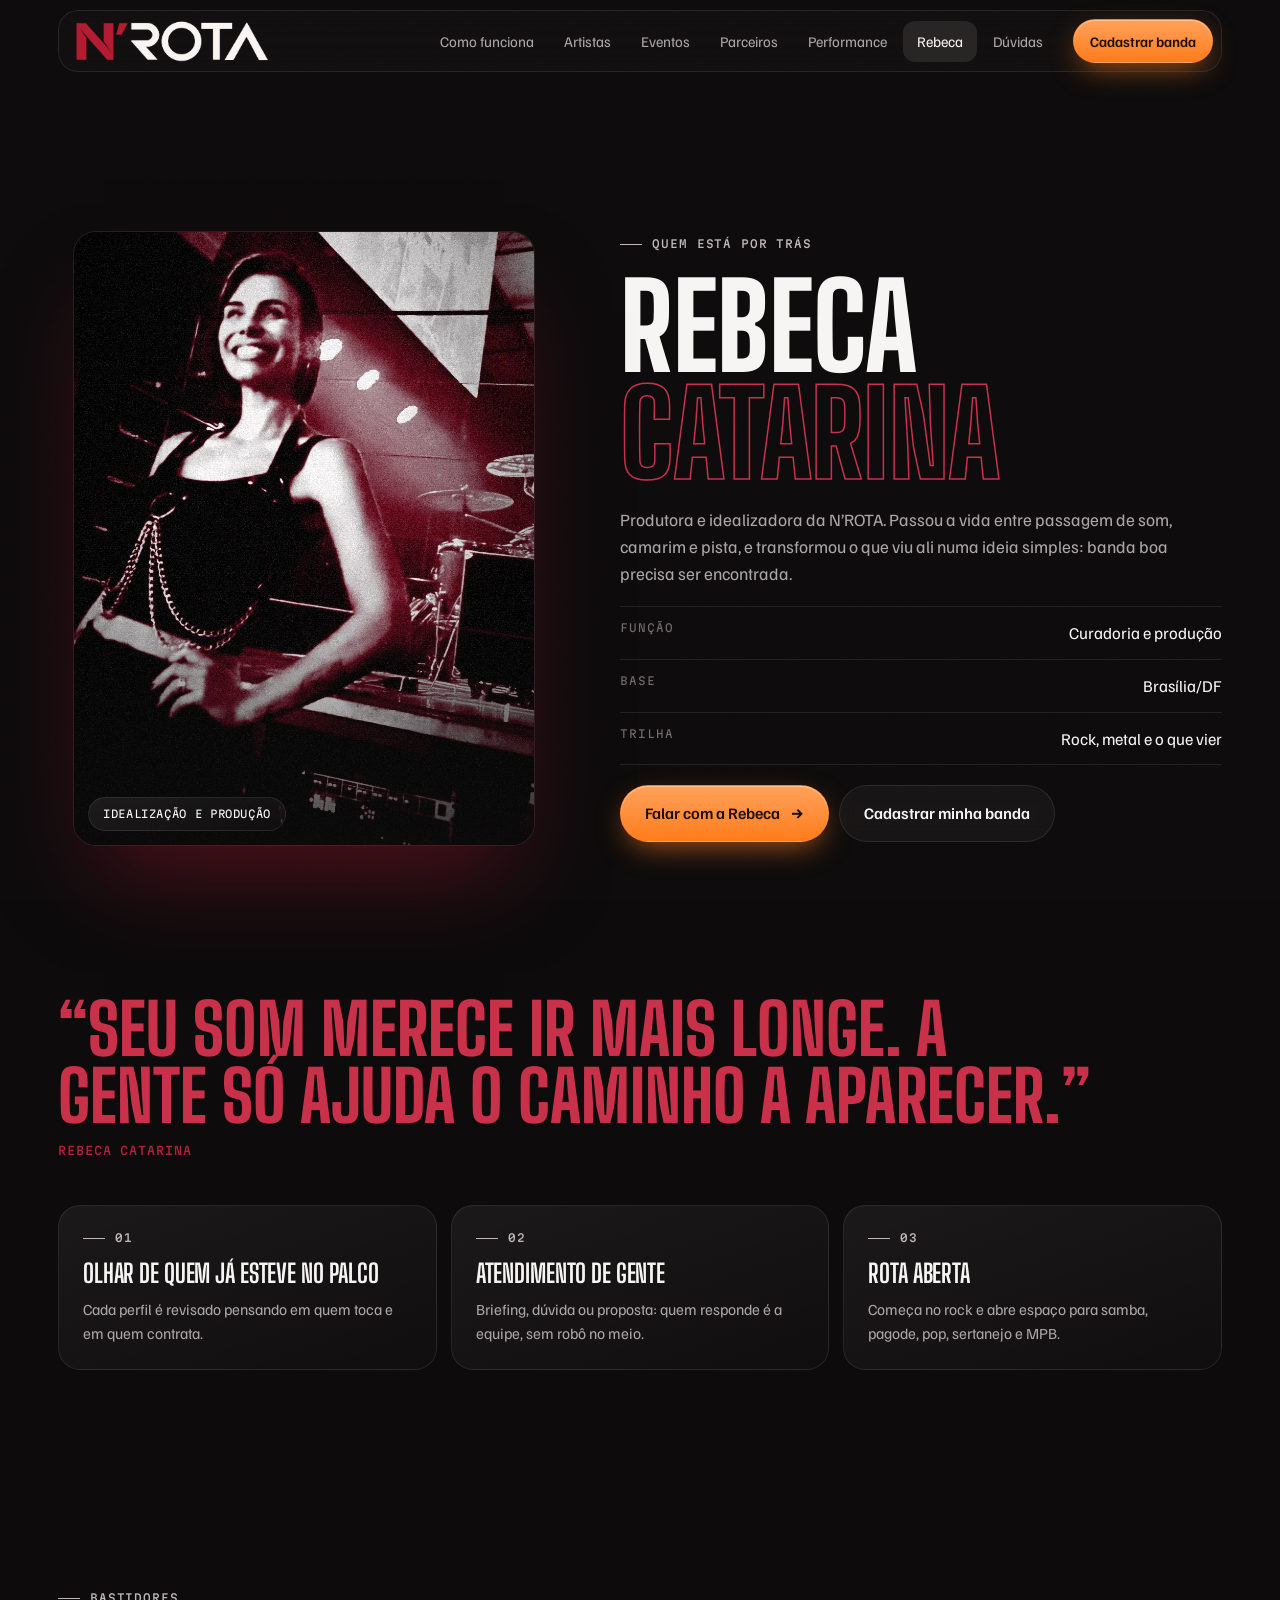
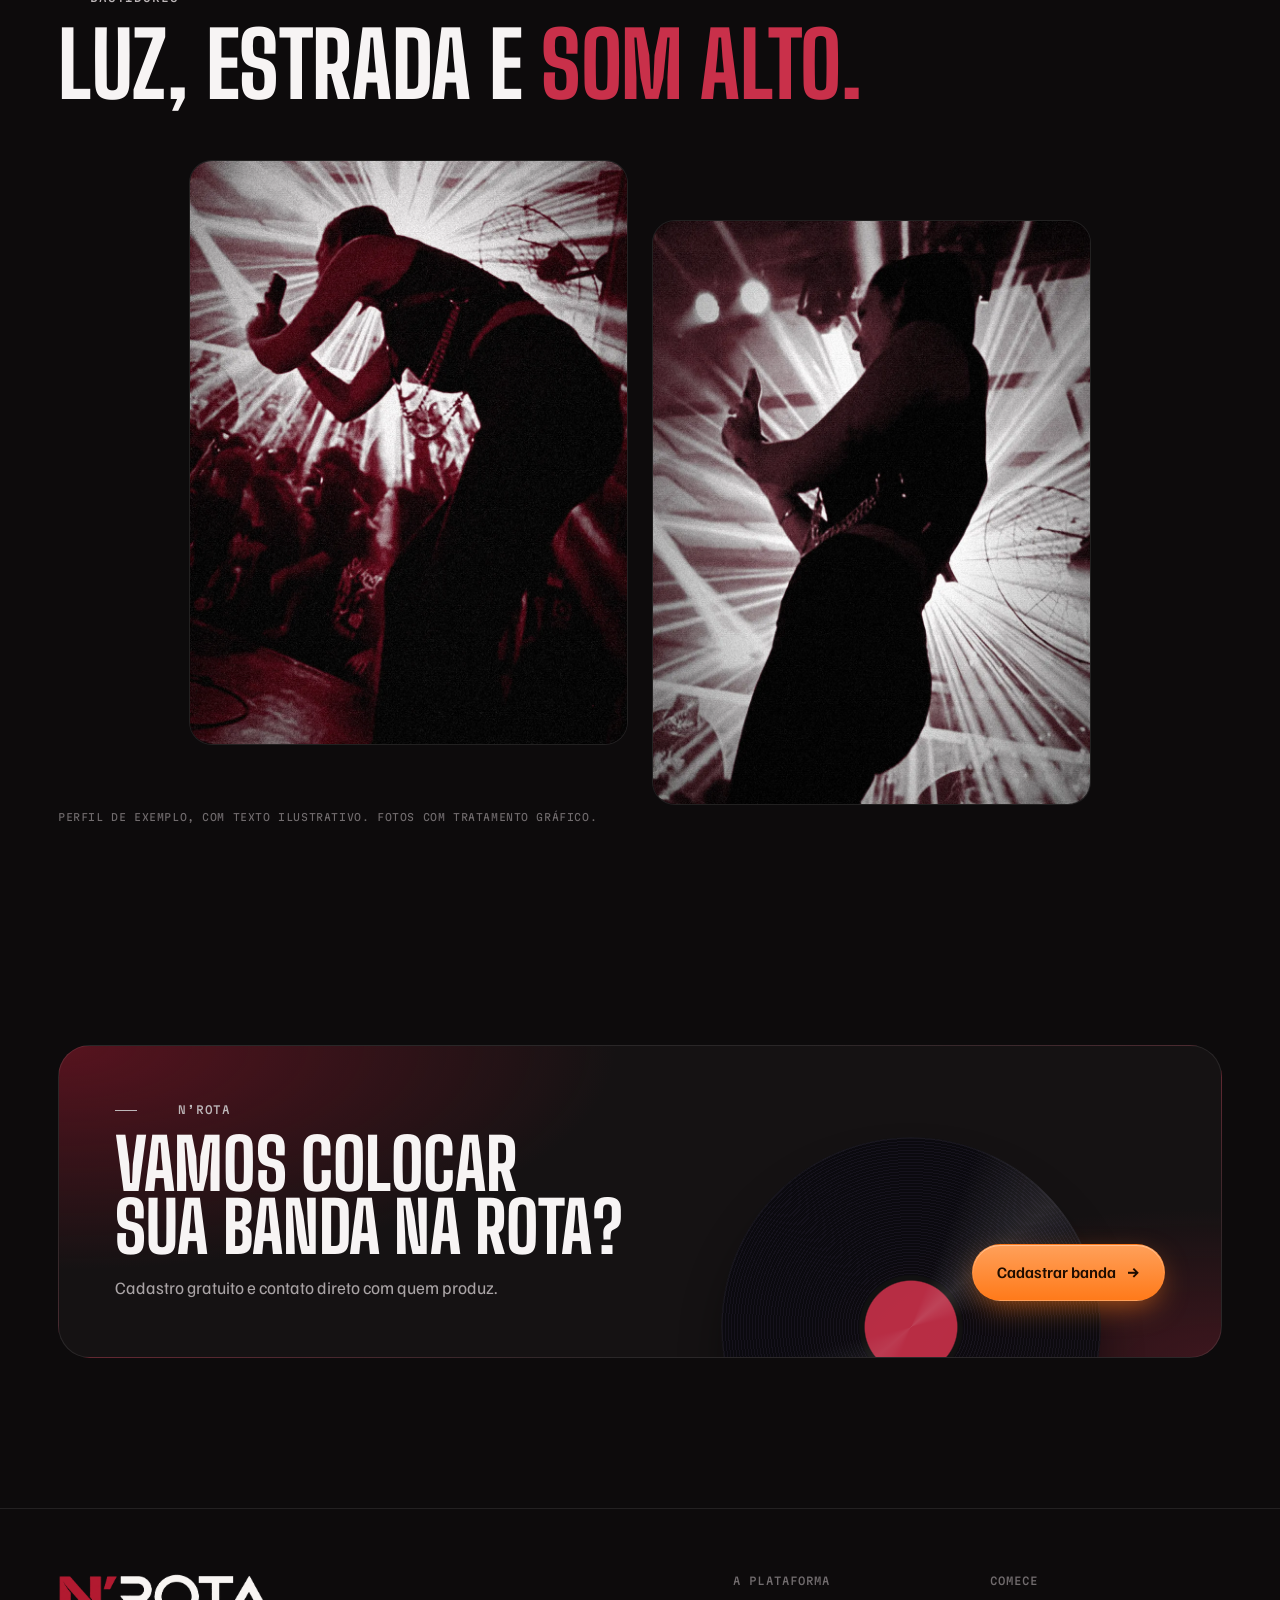
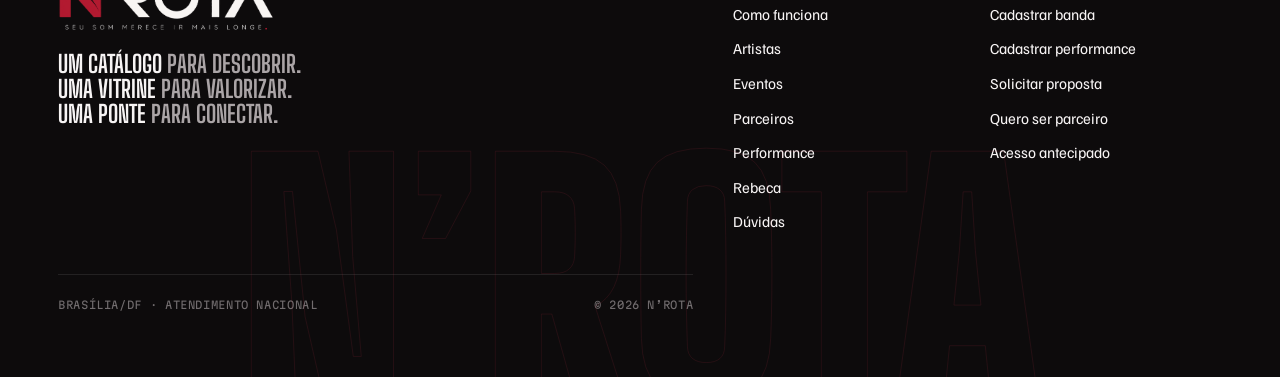
<file: rebeca.html>
<!doctype html>
<html lang="pt-BR">
<head>
<meta charset="utf-8">
<meta name="viewport" content="width=device-width,initial-scale=1,viewport-fit=cover">
<title>Rebeca Catarina | N’ROTA</title>
<meta name="claude:viewport-fit-sides" content="cover">
<meta name="theme-color" content="#0d0b0c">
<meta name="description" content="N’ROTA: catálogo, divulgação e contratação musical. Cadastro gratuito para artistas.">
<link rel="preconnect" href="https://fonts.googleapis.com"><link rel="preconnect" href="https://fonts.gstatic.com" crossorigin><link rel="stylesheet" href="https://fonts.googleapis.com/css2?family=Big+Shoulders+Display:wght@700;800;900&family=Familjen+Grotesk:wght@400;500;600&family=Martian+Mono:wght@400;500&display=swap">
<link rel="stylesheet" href="assets/nrota.css">
</head>
<body data-page="rebeca">
<n-header></n-header>
<main>
<section class="perfil wrap">
  <figure class="perfil-foto">
    <img data-img="rebeca-lilas" alt="Rebeca Catarina sorrindo ao lado do palco, em tratamento gráfico lilás" fetchpriority="high">
    <span class="glass perfil-tag">Idealização e produção</span>
  </figure>
  <div class="perfil-txt">
    <span class="label" data-reveal>Quem está por trás</span>
    <h1 data-reveal style="--d:1"><span>Rebeca</span> <span class="stroke">Catarina</span></h1>
    <p class="lead" data-reveal style="--d:2">Produtora e idealizadora da N’ROTA. Passou a vida entre passagem de som, camarim e pista, e transformou o que viu ali numa ideia simples: banda boa precisa ser encontrada.</p>
    <dl class="fatos" data-reveal style="--d:3">
      <div><dt>Função</dt><dd>Curadoria e produção</dd></div>
      <div><dt>Base</dt><dd>Brasília/DF</dd></div>
      <div><dt>Trilha</dt><dd>Rock, metal e o que vier</dd></div>
    </dl>
    <div class="ctas" data-reveal style="--d:4"><a class="btn btn-o" href="solicitar-proposta.html">Falar com a Rebeca <span class=arr>→</span></a><a class="btn btn-g" href="cadastro-banda.html">Cadastrar minha banda</a></div>
  </div>
</section>
<section class="s"><div class="wrap">
  <blockquote class="citacao" data-reveal>“Seu som merece ir mais longe. A gente só ajuda o caminho a aparecer.”<cite>Rebeca Catarina</cite></blockquote>
  <div class="grid g3">
    <article class="card" data-reveal><span class="label">01</span><h3>Olhar de quem já esteve no palco</h3><p>Cada perfil é revisado pensando em quem toca e em quem contrata.</p></article>
    <article class="card" data-reveal style="--d:1"><span class="label">02</span><h3>Atendimento de gente</h3><p>Briefing, dúvida ou proposta: quem responde é a equipe, sem robô no meio.</p></article>
    <article class="card" data-reveal style="--d:2"><span class="label">03</span><h3>Rota aberta</h3><p>Começa no rock e abre espaço para samba, pagode, pop, sertanejo e MPB.</p></article>
  </div>
</div></section>
<section class="s"><div class="wrap">
  <div class="s-head"><span class="label" data-reveal>Bastidores</span><h2 data-reveal style="--d:1">Luz, estrada e <span class='lil'>som alto.</span></h2></div>
  <div class="duo">
    <figure class="duo-f" data-reveal><img data-img="rebeca-palco" alt="Rebeca fotografando o público do palco, em tratamento laranja" loading="lazy"></figure>
    <figure class="duo-f" data-reveal style="--d:1"><img data-img="rebeca-luz" alt="Rebeca em contraluz sob feixes de luz do show, em tratamento violeta" loading="lazy"></figure>
  </div>
  <p class="reel-note">Perfil de exemplo, com texto ilustrativo. Fotos com tratamento gráfico.</p>
</div></section>
<section class="s"><div class="wrap"><div class="band" data-reveal><div><span class="label"><span class="eq" aria-hidden="true"><i></i><i></i><i></i><i></i></span> N’ROTA</span><h2>Vamos colocar sua banda na rota?</h2><p class="lead">Cadastro gratuito e contato direto com quem produz.</p></div><div class="ctas"><a class="btn btn-o" href="cadastro-banda.html">Cadastrar banda <span class=arr>→</span></a></div><span class="vinyl" aria-hidden="true"></span></div></div></section>
</main>
<n-footer></n-footer>
<script src="assets/site.js"></script>
</body>
</html>
</file>
<file: assets/nrota.css>
/* Direção: cartaz de show. Tipo condensado gigante, luz de palco lilás/laranja, fotos em pilha 3D, vidro discreto. Mobile primeiro. */
:root{
  --bg:#0d0b0c; --ink:#151213; --glass:rgba(255,255,255,.045); --glass-hi:rgba(255,255,255,.09); --edge:rgba(255,255,255,.09);
  --fg:#f7f4f4; --muted:#aaa4a6; --dim:#716c6e;
  --lilac:#c9304a; --violet:#8e1428; --lilac-ink:#2a0710;
  --orange:#ff7a1a; --orange-hi:#ffa05a; --orange-ink:#1f0d00; --acc:#b3213b; --acc-hi:#cf3a53; --acc-ink:#fff;
  --wine:#ae172e; --danger:#ff8a9a;
  --f-display:"Big Shoulders Display","Arial Narrow","Roboto Condensed",Impact,sans-serif;
  --f-body:"Familjen Grotesk",system-ui,-apple-system,"Segoe UI",sans-serif;
  --f-mono:"Martian Mono",ui-monospace,"SFMono-Regular",Menlo,monospace;
  --r:22px; --wrap:1200px; --ease:cubic-bezier(.2,.8,.2,1);
  --gutter:max(18px,env(safe-area-inset-left,0px));
  color-scheme:dark;
}
*{box-sizing:border-box}
[hidden]{display:none!important}
html{scroll-behavior:smooth;scroll-padding-top:96px;-webkit-text-size-adjust:100%}
body{margin:0;background:var(--bg);color:var(--fg);font:16.5px/1.55 var(--f-body);-webkit-font-smoothing:antialiased;overflow-x:clip}
body::before{content:"";position:fixed;inset:0 0 auto;height:env(safe-area-inset-top,0px);z-index:90;background:var(--bg)}
body::after{content:"";position:fixed;inset:0;z-index:80;pointer-events:none;opacity:.06;mix-blend-mode:overlay;background-image:url("data:image/svg+xml,%3Csvg xmlns='http://www.w3.org/2000/svg' width='160' height='160'%3E%3Cfilter id='n'%3E%3CfeTurbulence type='fractalNoise' baseFrequency='.9' numOctaves='3' stitchTiles='stitch'/%3E%3C/filter%3E%3Crect width='100%25' height='100%25' filter='url(%23n)'/%3E%3C/svg%3E")}
img{max-width:100%;display:block}
a{color:inherit}
button{font:inherit;color:inherit;cursor:pointer}
:focus-visible{outline:2px solid var(--acc);outline-offset:3px;border-radius:8px}
::selection{background:var(--lilac);color:var(--lilac-ink)}
.wrap{max-width:var(--wrap);margin:0 auto;padding-left:var(--gutter);padding-right:max(18px,env(safe-area-inset-right,0px))}
h1,h2,h3{font-family:var(--f-display);font-weight:800;text-transform:uppercase;letter-spacing:-.005em;line-height:.9;text-wrap:balance;margin:0}
h1{font-size:clamp(3.2rem,14vw,8.5rem)}
h2{font-size:clamp(2.6rem,10vw,5.6rem)}
h3{font-size:1.6rem;line-height:.95;font-weight:700}
p{margin:0}
.lead{color:var(--muted);font-size:1.08rem;max-width:56ch}
.muted{color:var(--muted)}
.stroke{color:transparent;-webkit-text-stroke:1.5px var(--lilac)}
.lil{color:var(--lilac)}
.org{color:var(--acc)}
.label{font-family:var(--f-mono);font-size:.68rem;font-weight:500;letter-spacing:.08em;text-transform:uppercase;color:#bdb7b9;display:inline-flex;align-items:center;gap:10px}
.label b{color:var(--acc);font-weight:500}
.label::before{content:"";width:22px;height:1px;background:currentColor}

.btn{position:relative;display:inline-flex;align-items:center;justify-content:center;gap:10px;border-radius:99px;padding:15px 24px;font-weight:600;font-size:1rem;text-decoration:none;border:1px solid transparent;transition:transform .25s var(--ease),box-shadow .25s,background .2s,border-color .2s;white-space:nowrap}
.btn:active{transform:scale(.97)}
.btn:disabled{opacity:.6}
.btn-o{background:linear-gradient(180deg,var(--orange-hi),var(--orange));color:var(--orange-ink);box-shadow:0 10px 30px -8px rgba(255,122,26,.7),inset 0 1px 0 rgba(255,255,255,.35)}
.btn-o:hover{box-shadow:0 14px 40px -6px rgba(255,122,26,.85),inset 0 1px 0 rgba(255,255,255,.35);transform:translateY(-2px)}
.btn-p{background:var(--lilac);color:var(--lilac-ink)}
.btn-p:hover{background:#d6c3ff;transform:translateY(-2px)}
.btn-g{background:var(--glass);border-color:var(--edge);color:var(--fg);backdrop-filter:blur(10px);-webkit-backdrop-filter:blur(10px)}
.btn-g:hover{border-color:var(--lilac);transform:translateY(-2px)}
.btn-sm{padding:10px 16px;font-size:.9rem}
.btn .arr{transition:transform .25s var(--ease)}
.btn:hover .arr{transform:translateX(4px)}
.ctas{display:flex;flex-wrap:wrap;gap:10px}
.more{color:var(--lilac);font-weight:600;text-decoration:none;font-family:var(--f-mono);font-size:.74rem;letter-spacing:.06em;text-transform:uppercase}

.glass{background:linear-gradient(160deg,rgba(255,255,255,.08),rgba(255,255,255,.02));border:1px solid var(--edge);backdrop-filter:blur(14px) saturate(140%);-webkit-backdrop-filter:blur(14px) saturate(140%)}

/* cabeçalho */
n-header{display:block;position:sticky;top:env(safe-area-inset-top,0px);z-index:70;padding-block:10px}
.nav-in{display:flex;align-items:center;gap:16px;border-radius:20px;padding:8px 8px 8px 16px;background:rgba(21,18,19,.62);border:1px solid var(--edge);backdrop-filter:blur(16px);-webkit-backdrop-filter:blur(16px)}
.logo{display:block;flex:none;line-height:0}
.logo img{height:32px;width:auto}
.nav-links{display:none}
.nav-in>.btn{display:none}
.burger{margin-left:auto;width:46px;height:46px;border-radius:14px;border:1px solid var(--edge);background:var(--glass);display:grid;place-items:center}
.burger i{display:block;width:18px;height:2px;background:var(--fg);border-radius:2px;transition:transform .3s var(--ease),opacity .2s;box-shadow:0 6px 0 var(--fg),0 -6px 0 var(--fg)}
n-header.open .burger i{transform:rotate(45deg);box-shadow:none}
n-header.open .burger i::after{content:"";display:block;width:18px;height:2px;background:var(--fg);transform:rotate(-90deg)}
.menu-panel{position:fixed;inset:0;z-index:-1;padding:calc(110px + env(safe-area-inset-top,0px)) var(--gutter) calc(32px + env(safe-area-inset-bottom,0px));display:flex;flex-direction:column;gap:6px;background:radial-gradient(90% 60% at 80% 0%,rgba(142,20,40,.45),transparent 60%),rgba(13,11,12,.94);backdrop-filter:blur(18px);-webkit-backdrop-filter:blur(18px);opacity:0;visibility:hidden;transition:opacity .35s,visibility .35s}
n-header.open .menu-panel{opacity:1;visibility:visible}
.menu-panel a.big{font-family:var(--f-display);font-weight:800;text-transform:uppercase;font-size:clamp(2.8rem,13vw,4.4rem);line-height:.95;text-decoration:none;color:var(--fg);opacity:0;transform:translateY(26px);transition:opacity .45s var(--ease),transform .45s var(--ease),color .2s;transition-delay:calc(var(--i) * 55ms)}
.menu-panel a.big[aria-current=page],.menu-panel a.big:hover{color:var(--lilac)}
.menu-panel a.big span{font-family:var(--f-mono);font-size:.7rem;font-weight:400;color:var(--acc);vertical-align:top;margin-right:10px;letter-spacing:.05em}
n-header.open .menu-panel a.big{opacity:1;transform:none}
.menu-panel .btn{margin-top:auto}
@media (min-width:980px){
  .logo img{height:42px}
  .nav-links{display:flex;gap:2px;list-style:none;margin:0 0 0 auto;padding:0}
  .nav-links a{display:block;padding:9px 14px;border-radius:12px;font-size:.92rem;color:var(--muted);text-decoration:none;transition:color .2s,background .2s}
  .nav-links a:hover,.nav-links a[aria-current=page]{color:var(--fg);background:var(--glass-hi)}
  .nav-in>.btn{display:inline-flex}
  .burger,.menu-panel{display:none}
}

/* barra fixa no celular */
.dock{position:fixed;left:0;right:0;bottom:0;z-index:65;display:grid;grid-template-columns:1fr 1fr;gap:8px;padding:10px max(12px,env(safe-area-inset-right,0px)) calc(10px + env(safe-area-inset-bottom,0px)) max(12px,env(safe-area-inset-left,0px));background:rgba(13,11,12,.7);border-top:1px solid var(--edge);backdrop-filter:blur(16px);-webkit-backdrop-filter:blur(16px);transform:translateY(110%);transition:transform .4s var(--ease)}
.dock .btn{padding:13px 10px;font-size:.92rem}
body.past .dock{transform:none}
body[data-page=form] .dock{display:none}
@media (min-width:980px){.dock{display:none}}

/* rodapé */
footer.site{position:relative;overflow:hidden;border-top:1px solid var(--edge);padding-block:64px calc(110px + env(safe-area-inset-bottom,0px));margin-top:40px}
.foot{display:grid;gap:40px}
.foot .logo img{height:58px}
.foot .tri{font-family:var(--f-display);font-weight:700;text-transform:uppercase;font-size:1.5rem;line-height:1.05;margin-top:20px;color:var(--muted)}
.foot .tri b{color:var(--fg);font-weight:700}
.foot-cols{display:grid;grid-template-columns:1fr 1fr;gap:24px}
.foot h4{margin:0 0 12px;font-family:var(--f-mono);font-size:.66rem;font-weight:500;letter-spacing:.1em;text-transform:uppercase;color:var(--dim)}
.foot ul{list-style:none;margin:0;padding:0;display:grid;gap:9px}
.foot ul a{text-decoration:none;font-size:.95rem}
.foot ul a:hover{color:var(--lilac)}
.foot-base{display:flex;justify-content:space-between;gap:12px;flex-wrap:wrap;padding-top:22px;border-top:1px solid var(--edge);font-family:var(--f-mono);font-size:.66rem;letter-spacing:.06em;text-transform:uppercase;color:var(--dim)}
.giant{position:absolute;left:50%;bottom:-.18em;transform:translateX(-50%);font-family:var(--f-display);font-weight:900;font-size:38vw;line-height:1;color:transparent;-webkit-text-stroke:1px rgba(201,48,74,.12);pointer-events:none;white-space:nowrap}
@media (min-width:980px){.foot{grid-template-columns:1.3fr 1fr}footer.site{padding-bottom:64px}.giant{font-size:24vw}}

/* abertura */
.hero{position:relative;isolation:isolate;padding-block:20px 40px;overflow:hidden}
.beams{position:absolute;inset:-20% -30% auto;height:900px;z-index:-1;pointer-events:none}
.beam{position:absolute;top:-10%;width:60%;height:120%;filter:blur(30px);opacity:.55;transform-origin:50% 0;mix-blend-mode:screen;animation:sweep 9s ease-in-out infinite alternate}
.beam.b1{left:5%;background:conic-gradient(from 168deg at 50% 0,transparent 0deg,rgba(201,48,74,.55) 12deg,transparent 26deg)}
.beam.b2{right:0;background:conic-gradient(from 172deg at 50% 0,transparent 0deg,rgba(179,33,59,.42) 10deg,transparent 22deg);animation-duration:11s;animation-delay:-3s}
.beam.b3{left:35%;background:conic-gradient(from 175deg at 50% 0,transparent 0deg,rgba(142,20,40,.6) 9deg,transparent 18deg);animation-duration:13s}
@keyframes sweep{from{transform:rotate(-14deg)}to{transform:rotate(14deg)}}
.hero-grid{display:grid;gap:28px}
.hero-copy{display:grid;gap:20px;align-content:start}
.hero h1{font-size:clamp(3.6rem,17.5vw,9.4rem);line-height:.84}
.hero h1 span{display:block}
.hero .fine{font-family:var(--f-mono);font-size:.66rem;letter-spacing:.06em;text-transform:uppercase;color:var(--dim)}
.eq{display:inline-flex;gap:3px;align-items:flex-end;height:14px}
.eq i{width:3px;background:var(--acc);border-radius:2px;animation:eq 1s ease-in-out infinite}
.eq i:nth-child(2){animation-delay:-.3s}.eq i:nth-child(3){animation-delay:-.6s}.eq i:nth-child(4){animation-delay:-.15s}
@keyframes eq{0%,100%{height:3px}50%{height:14px}}

.deck{position:relative;height:clamp(400px,112vw,560px);perspective:1100px;transform-style:preserve-3d}
.deck .ph{position:absolute;width:56%;aspect-ratio:3/4;border-radius:var(--r);overflow:hidden;box-shadow:0 40px 80px -30px rgba(0,0,0,.9),0 0 0 1px var(--edge);transform-style:preserve-3d;animation:float 7s ease-in-out infinite}
.deck .ph img{width:100%;height:100%;object-fit:cover}
.deck .ph::after{content:"";position:absolute;inset:0;background:linear-gradient(180deg,transparent 55%,rgba(13,11,12,.65));pointer-events:none}
.deck .p1{left:2%;top:8%;--r:-9deg;--z:-60px;animation-delay:-1s}
.deck .p2{left:24%;top:0;width:58%;--r:3deg;--z:40px;z-index:2;animation-duration:8s}
.deck .p3{right:0;top:20%;--r:11deg;--z:-20px;animation-delay:-3s;animation-duration:9s}
@keyframes float{0%,100%{transform:translate3d(0,0,var(--z)) rotate(var(--r)) rotateY(calc(var(--r) * -1.4))}50%{transform:translate3d(0,-14px,var(--z)) rotate(calc(var(--r) * .8)) rotateY(calc(var(--r) * -1))}}
.chip-f{position:absolute;z-index:3;transform:translate3d(0,0,120px);display:flex;align-items:center;gap:10px;padding:10px 14px;border-radius:16px;font-size:.84rem;box-shadow:0 20px 40px -20px rgba(0,0,0,.8);animation:bob 6s ease-in-out infinite}
.chip-f small{display:block;font-family:var(--f-mono);font-size:.58rem;letter-spacing:.08em;text-transform:uppercase;color:var(--muted)}
.chip-f strong{font-weight:600}
.chip-f .dot{width:30px;height:30px;border-radius:10px;display:grid;place-items:center;background:var(--lilac);color:var(--lilac-ink);flex:none}
.chip-f.c1{left:0;bottom:16%}
.chip-f.c2{right:2%;top:4%;animation-delay:-2s}
.chip-f.c2 .dot{background:var(--acc);color:var(--acc-ink)}
.chip-f.c3{right:4%;bottom:2%;animation-delay:-4s}
.caret{display:inline-block;width:2px;height:1em;background:var(--lilac);vertical-align:-2px;margin-left:2px;animation:blink 1s steps(1) infinite}
@keyframes blink{50%{opacity:0}}
@keyframes bob{0%,100%{transform:translate3d(0,0,120px)}50%{transform:translate3d(0,-10px,120px)}}
@media (min-width:980px){
  .hero{padding-block:40px 80px}
  .hero-grid{grid-template-columns:1.05fr .95fr;align-items:center;gap:40px}
  .deck{height:600px}
}

/* faixas que correm */
.tickers{overflow:hidden;padding-block:24px 8px;margin-top:-10px}
.ticker{position:relative;z-index:2;overflow:hidden;padding-block:14px;transform:rotate(-2.5deg);margin-block:10px}
.ticker.alt{transform:rotate(1.5deg);margin-top:-34px}
.ticker .track{display:flex;width:max-content;animation:tick 26s linear infinite}
.ticker.alt .track{animation-direction:reverse;animation-duration:32s}
.ticker span{font-family:var(--f-display);font-weight:800;text-transform:uppercase;font-size:clamp(1.7rem,6vw,2.6rem);line-height:1;padding-inline:18px;white-space:nowrap;display:flex;align-items:center;gap:36px}
.ticker span::after{content:"✦";font-size:.6em}
.t-org{background:var(--acc);color:var(--acc-ink)}
.t-lil{background:var(--lilac);color:var(--lilac-ink)}
@keyframes tick{to{transform:translateX(-50%)}}

/* seções */
section.s{position:relative;padding-block:76px}
.s-head{display:grid;gap:18px;margin-bottom:40px}
.s-head.row{align-items:end}
@media (min-width:980px){section.s{padding-block:110px}.s-head.row{grid-template-columns:1fr auto;gap:40px}.s-head{margin-bottom:56px}}

.grid{display:grid;gap:14px}
@media (min-width:640px){.g2,.g3,.g4{grid-template-columns:1fr 1fr}}
@media (min-width:980px){.g3{grid-template-columns:repeat(3,1fr)}.g4{grid-template-columns:repeat(4,1fr)}}
.snap{display:grid;grid-auto-flow:column;grid-auto-columns:82%;gap:14px;overflow-x:auto;scroll-snap-type:x mandatory;padding-bottom:8px;margin-inline:calc(var(--gutter) * -1);padding-inline:var(--gutter);scrollbar-width:none}
.snap::-webkit-scrollbar{display:none}
.snap>*{scroll-snap-align:start}
@media (min-width:640px){.snap{grid-auto-columns:46%}}
@media (min-width:980px){.snap.fit{grid-auto-flow:row;grid-template-columns:repeat(3,1fr);overflow:visible;margin-inline:0;padding-inline:0}}

.card{position:relative;display:flex;flex-direction:column;gap:12px;padding:24px;border-radius:var(--r);background:linear-gradient(160deg,rgba(255,255,255,.06),rgba(255,255,255,.015));border:1px solid var(--edge);min-width:0;transition:transform .35s var(--ease),border-color .3s;transform:perspective(900px) rotateX(var(--rx,0)) rotateY(var(--ry,0))}
.card:hover{border-color:rgba(201,48,74,.35)}
.card p,.card li{color:var(--muted);font-size:.96rem}
.card .label{margin-bottom:2px}
.card ul{margin:0;padding:0;list-style:none;display:grid;gap:7px}
.card ul li{padding-left:18px;position:relative}
.card ul li::before{content:"";position:absolute;left:0;top:.62em;width:8px;height:2px;background:var(--acc)}
.card h3 small{display:block;margin-top:8px;font-family:var(--f-mono);font-weight:500;font-size:.62rem;letter-spacing:.08em;color:var(--acc)}
.card .num{font-family:var(--f-display);font-weight:900;font-size:4.2rem;line-height:.8;color:transparent;-webkit-text-stroke:1px rgba(201,48,74,.5)}
a.card{text-decoration:none}
a.card .more{margin-top:auto;padding-top:10px}
.card.photo{padding:0;overflow:hidden;min-height:360px;justify-content:flex-end}
.card.photo img{position:absolute;inset:0;width:100%;height:100%;object-fit:cover;transition:transform .8s var(--ease)}
.card.photo:hover img{transform:scale(1.06)}
.card.photo::before{content:"";position:absolute;inset:0;z-index:1;background:linear-gradient(180deg,rgba(13,11,12,.05) 30%,rgba(13,11,12,.92))}
.card.photo .in{position:relative;z-index:2;display:grid;gap:10px;padding:22px}
.card.dash{background:transparent;border-style:dashed}
.card.hl{border-color:rgba(179,33,59,.6);background:linear-gradient(160deg,rgba(179,33,59,.16),rgba(255,255,255,.02) 60%)}
.price{font-family:var(--f-display);font-weight:800;font-size:3rem;line-height:.9;color:var(--lilac)}
.price small{font-family:var(--f-mono);font-weight:400;font-size:.62rem;letter-spacing:.06em;color:var(--muted);text-transform:uppercase;margin-left:6px}
.card.hl .price{color:var(--acc-hi)}
.card .btn{margin-top:auto;align-self:flex-start}

/* artistas fictícios */
.reel{display:grid;grid-auto-flow:column;grid-auto-columns:74%;gap:14px;overflow-x:auto;scroll-snap-type:x mandatory;padding:6px var(--gutter) 18px;margin-inline:calc(var(--gutter) * -1);scrollbar-width:none;perspective:1200px}
.reel::-webkit-scrollbar{display:none}
.artist{position:relative;scroll-snap-align:center;aspect-ratio:3/4;border-radius:var(--r);overflow:hidden;border:1px solid var(--edge);transform:perspective(900px) rotateX(var(--rx,0)) rotateY(var(--ry,0));transition:transform .4s var(--ease)}
.artist img{width:100%;height:100%;object-fit:cover}
.artist figcaption{position:absolute;left:10px;right:10px;bottom:10px;padding:14px 16px;border-radius:16px;display:grid;gap:4px}
.artist figcaption strong{font-family:var(--f-display);font-weight:800;text-transform:uppercase;font-size:1.6rem;line-height:.9}
.artist figcaption span{font-size:.82rem;color:var(--muted)}
.artist .tag{position:absolute;top:12px;left:12px;font-family:var(--f-mono);font-size:.56rem;letter-spacing:.08em;text-transform:uppercase;padding:5px 9px;border-radius:99px}
@media (min-width:640px){.reel{grid-auto-columns:40%}}
@media (min-width:980px){.reel{grid-auto-columns:23%}}
.reel-note{font-family:var(--f-mono);font-size:.62rem;letter-spacing:.06em;text-transform:uppercase;color:var(--dim);margin-top:6px}

/* vitrine em movimento */
.flow{display:grid;gap:36px}
.ticks{list-style:none;margin:6px 0 0;padding:0;display:grid;gap:16px}
.ticks li{display:grid;grid-template-columns:34px 1fr;gap:14px;align-items:start;color:var(--muted)}
.ticks li b{display:block;color:var(--fg);font-weight:600}
.ticks .ico{width:34px;height:34px;border-radius:11px;display:grid;place-items:center;background:var(--glass-hi);color:var(--lilac)}
.stage{position:relative;display:grid;grid-template-columns:1fr;gap:12px;height:440px;overflow:hidden;padding:0 10px;border-radius:28px;border:1px solid var(--edge);background:radial-gradient(70% 50% at 50% 50%,rgba(142,20,40,.22),transparent 75%),var(--ink);-webkit-mask-image:linear-gradient(transparent,#000 14%,#000 86%,transparent);mask-image:linear-gradient(transparent,#000 14%,#000 86%,transparent)}
.lane{min-width:0}
.lane.rev{display:none}
.lane-track{display:grid;gap:12px;padding-block:6px;animation:lane 30s linear infinite}
.lane.rev .lane-track{animation-direction:reverse;animation-duration:38s}
.stage:hover .lane-track{animation-play-state:paused}
@keyframes lane{to{transform:translateY(-50%)}}
.lc{display:grid;grid-template-columns:42px 1fr;gap:12px;align-items:center;padding:12px;border-radius:16px;background:rgba(255,255,255,.04);border:1px solid var(--edge);min-width:0}
.lc img,.lc .av{width:42px;height:42px;border-radius:12px;object-fit:cover}
.lc .av{display:grid;place-items:center;background:var(--glass-hi);font-family:var(--f-mono);font-size:.62rem;color:var(--acc)}
.lc strong{display:block;font-size:.92rem;white-space:nowrap;overflow:hidden;text-overflow:ellipsis}
.lc span{display:block;font-size:.78rem;color:var(--muted);white-space:nowrap;overflow:hidden;text-overflow:ellipsis}
.lc .pill{display:inline-block;margin-top:5px;font-family:var(--f-mono);font-size:.54rem;letter-spacing:.06em;text-transform:uppercase;padding:3px 8px;border-radius:99px;border:1px solid var(--edge);color:var(--lilac)}
.lc.ask .pill{color:var(--acc-hi);border-color:rgba(179,33,59,.35)}
@media (min-width:640px){.stage{grid-template-columns:1fr 1fr}.lane.rev{display:block}}
@media (min-width:980px){.flow{grid-template-columns:.9fr 1.1fr;align-items:center;gap:56px}.stage{height:520px}}

/* passos */
.steps{list-style:none;margin:0;padding:0;display:grid;gap:0;counter-reset:st}
.steps li{display:grid;grid-template-columns:76px 1fr;gap:14px;padding:22px 0;border-top:1px solid var(--edge);counter-increment:st;align-items:start}
.steps li::before{content:counter(st,decimal-leading-zero);font-family:var(--f-display);font-weight:900;font-size:3.6rem;line-height:.8;color:transparent;-webkit-text-stroke:1px var(--lilac)}
.steps li:hover::before{color:var(--lilac)}
.steps h3{font-size:1.7rem}
.steps p{color:var(--muted);margin-top:6px;font-size:.96rem}
@media (min-width:980px){
  .steps{grid-template-columns:repeat(5,1fr);gap:20px}
  .steps.s4{grid-template-columns:repeat(4,1fr)}
  .steps li{grid-template-columns:1fr;padding-top:26px}
}

.rule{margin-top:22px;padding:18px 20px;border-radius:18px;border-left:3px solid var(--acc);background:var(--glass);color:var(--muted);font-size:.96rem}
.rule strong{color:var(--fg)}
.example{font-family:var(--f-mono);font-size:.8rem;line-height:2;color:var(--fg)}
.example span{color:var(--lilac)}

/* faixa final com vinil */
.band{position:relative;overflow:hidden;display:grid;gap:22px;padding:34px 26px;border-radius:32px;border:1px solid var(--edge);background:radial-gradient(80% 120% at 0% 0%,rgba(142,20,40,.55),transparent 60%),radial-gradient(60% 80% at 100% 100%,rgba(179,33,59,.25),transparent 60%),var(--ink)}
.band>div{position:relative;z-index:2;display:grid;gap:14px;max-width:560px}
.band h2{font-size:clamp(2.4rem,9vw,4.4rem)}
.band .ctas{position:relative;z-index:2}
.vinyl{position:absolute;right:-90px;bottom:-110px;width:280px;aspect-ratio:1;border-radius:50%;z-index:1;opacity:.9;background:radial-gradient(circle,var(--lilac) 0 17%,#111 17.5% 19%,transparent 19.5%),repeating-radial-gradient(circle,#0b0a0f 0 2px,#16131d 2px 3px);box-shadow:0 30px 60px -20px #000,inset 0 0 0 1px rgba(255,255,255,.06);animation:spin 6s linear infinite}
.vinyl::after{content:"";position:absolute;inset:0;border-radius:50%;background:conic-gradient(from 20deg,transparent,rgba(255,255,255,.12) 8%,transparent 16%,transparent 50%,rgba(255,255,255,.08) 58%,transparent 66%)}
@keyframes spin{to{transform:rotate(360deg)}}
@media (min-width:980px){.band{padding:56px;grid-template-columns:1fr auto;align-items:end}.vinyl{right:120px;bottom:-160px;width:380px}}

/* abertura das páginas internas */
.phero{position:relative;isolation:isolate;overflow:hidden;padding-block:40px 56px;min-height:min(88vh,640px);display:flex;align-items:flex-end}
.phero .bg{position:absolute;inset:0;z-index:-2}
.phero .bg img{width:100%;height:100%;object-fit:cover;object-position:50% 25%;transform:scale(1.08);animation:drift 18s ease-in-out infinite alternate}
@keyframes drift{to{transform:scale(1.16) translate3d(-2%,-2%,0)}}
.phero::before{content:"";position:absolute;inset:0;z-index:-1;background:linear-gradient(180deg,rgba(13,11,12,.35),rgba(13,11,12,.55) 40%,var(--bg) 96%),linear-gradient(90deg,rgba(13,11,12,.7),transparent 70%)}
.phero .wrap{display:grid;gap:18px;width:100%}
.phero h1{font-size:clamp(3.2rem,15vw,8rem)}
.phero .credit{font-family:var(--f-mono);font-size:.56rem;letter-spacing:.08em;text-transform:uppercase;color:var(--dim)}

.toc{display:flex;flex-wrap:wrap;gap:8px}
.chip{display:inline-flex;align-items:center;gap:8px;padding:9px 15px;border-radius:99px;border:1px solid var(--edge);background:var(--glass);font-size:.9rem;color:var(--fg);text-decoration:none;backdrop-filter:blur(8px)}
.chip small{font-family:var(--f-mono);font-size:.56rem;letter-spacing:.08em;text-transform:uppercase;color:var(--muted)}
.chip.on{border-color:var(--acc)}
.chip.on::before{content:"";width:7px;height:7px;border-radius:50%;background:var(--acc);box-shadow:0 0 10px var(--acc)}
a.chip:hover{border-color:var(--lilac)}

.faq{display:grid;gap:10px;max-width:860px}
.faq-group{display:grid;gap:16px;margin-bottom:48px}
.faq-group h2{font-size:clamp(2rem,7vw,3rem)}
.faq details{border-radius:18px;border:1px solid var(--edge);background:var(--glass);transition:border-color .2s}
.faq details[open]{border-color:rgba(201,48,74,.35)}
.faq summary{list-style:none;cursor:pointer;padding:18px 56px 18px 20px;font-weight:600;font-size:1.02rem;position:relative}
.faq summary::-webkit-details-marker{display:none}
.faq summary::after{content:"+";position:absolute;right:16px;top:50%;width:30px;height:30px;margin-top:-15px;border-radius:50%;display:grid;place-items:center;background:var(--glass-hi);color:var(--acc);font-size:1.2rem;transition:transform .3s var(--ease)}
.faq details[open] summary::after{transform:rotate(45deg)}
.faq details p{padding:0 20px 20px;color:var(--muted)}
.faq details p a{color:var(--lilac)}

/* entrada ao rolar */
.js [data-reveal]{opacity:0;transform:translateY(28px);transition:opacity .8s var(--ease),transform .8s var(--ease);transition-delay:calc(var(--d,0) * 90ms)}
.js [data-reveal].in{opacity:1;transform:none}

/* formulários */
.form-page{display:grid;gap:20px;padding-block:18px 40px}
.form-aside{position:relative;display:grid;gap:14px;padding:24px;border-radius:28px;overflow:hidden;border:1px solid var(--edge);isolation:isolate}
.form-aside::before{content:"";position:absolute;inset:0;z-index:-1;background:var(--aside-img,none) center 25%/cover;opacity:.32;filter:saturate(1.1)}
.form-aside::after{content:"";position:absolute;inset:0;z-index:-1;background:linear-gradient(180deg,rgba(13,11,12,.3),rgba(13,11,12,.9))}
.form-aside h1{font-size:clamp(2.8rem,12vw,4.6rem)}
.form-aside .label{color:var(--acc)}
.steplist{list-style:none;margin:6px 0 0;padding:0;display:none;gap:2px;counter-reset:fs}
.steplist li{counter-increment:fs}
.steplist button{display:grid;grid-template-columns:28px 1fr;gap:10px;align-items:center;width:100%;text-align:left;background:none;border:0;padding:7px 8px;border-radius:12px;color:var(--muted);font-size:.92rem}
.steplist button::before{content:counter(fs);width:26px;height:26px;border-radius:9px;display:grid;place-items:center;font-family:var(--f-mono);font-size:.62rem;border:1px solid var(--edge)}
.steplist .done button{color:var(--fg)}
.steplist .done button::before{content:"✓";color:var(--lilac);border-color:var(--lilac)}
.steplist .cur button{color:var(--fg);background:var(--glass-hi)}
.steplist .cur button::before{background:var(--acc);color:var(--acc-ink);border-color:var(--acc)}
.steplist button:disabled{cursor:default}
.aside-note{display:none;font-size:.86rem;color:var(--muted);padding:12px 14px;border:1px solid var(--edge);border-radius:14px;background:rgba(13,11,12,.5)}
.form-card{border:1px solid var(--edge);border-radius:28px;background:linear-gradient(160deg,rgba(255,255,255,.05),rgba(255,255,255,.01));min-width:0}
.form-card .prog{display:grid;gap:8px;padding:18px 20px 0}
.prog-bar{display:flex;gap:4px}
.prog-bar i{flex:1;height:4px;border-radius:4px;background:var(--edge);transition:background .3s}
.prog-bar i.d{background:linear-gradient(90deg,var(--lilac),var(--acc))}
.prog-txt{font-family:var(--f-mono);font-size:.62rem;letter-spacing:.06em;text-transform:uppercase;color:var(--muted);display:flex;justify-content:space-between;gap:12px}
.prog-txt b{color:var(--fg);font-weight:500}
.f-body{padding:22px 20px}
.f-foot{position:sticky;bottom:0;z-index:5;display:flex;gap:10px;align-items:center;padding:12px 16px calc(12px + env(safe-area-inset-bottom,0px));border-top:1px solid var(--edge);background:rgba(21,18,19,.86);backdrop-filter:blur(14px);-webkit-backdrop-filter:blur(14px);border-radius:0 0 28px 28px}
.f-foot .save{font-family:var(--f-mono);font-size:.58rem;letter-spacing:.04em;text-transform:uppercase;color:var(--dim);max-width:16ch}
.f-foot .act{display:flex;gap:8px;margin-left:auto}
@media (min-width:980px){
  .form-page{grid-template-columns:330px minmax(0,1fr);gap:36px;align-items:start;padding-block:30px 60px}
  .form-aside{position:sticky;top:100px}
  .steplist{display:grid}
  .aside-note{display:block}
  .form-card .prog{display:none}
  .f-body{padding:32px}
  .f-foot{padding:14px 28px}
  .f-foot .save{max-width:none}
}
.draft{display:flex;justify-content:space-between;gap:12px;align-items:center;padding:12px 14px;border-radius:14px;background:var(--glass-hi);font-size:.86rem;color:var(--muted);margin-bottom:20px}
.draft button{background:none;border:0;color:var(--acc);font-weight:600;padding:0}
.stp{border:0;margin:0;padding:0;min-width:0;animation:stepin .45s var(--ease)}
@keyframes stepin{from{opacity:0;transform:translateX(18px)}}
.stp legend{padding:0;margin-bottom:6px}
.step-intro{color:var(--muted);margin-bottom:24px}
.fields{display:grid;grid-template-columns:1fr 1fr;gap:20px 14px}
.fld{grid-column:span 2;display:grid;gap:8px;min-width:0}
.fld.half{grid-column:span 2}
@media (min-width:640px){.fld.half{grid-column:span 1}}
.fld>label,.fld>.lb{font-size:.92rem;font-weight:600;display:flex;gap:8px;align-items:center;flex-wrap:wrap}
.req{color:var(--acc)}
.badge{font-family:var(--f-mono);font-size:.54rem;letter-spacing:.06em;text-transform:uppercase;padding:3px 8px;border-radius:99px;border:1px solid var(--edge);color:var(--lilac)}
.hint{font-size:.82rem;color:var(--muted)}
.err{font-size:.82rem;color:var(--danger)}
.err:empty{display:none}
input[type=text],input[type=email],input[type=tel],input[type=number],input[type=date],input[type=time],select,textarea{width:100%;background:rgba(13,11,12,.6);border:1px solid var(--edge);border-radius:14px;padding:14px 15px;font:inherit;font-size:16px;color:var(--fg);transition:border-color .2s,box-shadow .2s}
textarea{min-height:100px;resize:vertical}
input::placeholder,textarea::placeholder{color:var(--dim)}
input:focus,select:focus,textarea:focus{outline:none;border-color:var(--lilac);box-shadow:0 0 0 4px rgba(201,48,74,.16)}
.fld.bad input,.fld.bad select,.fld.bad textarea,.fld.bad .opts,.fld.bad .tags{border-color:var(--danger)}
.fld.bad{animation:shake .35s}
@keyframes shake{25%{transform:translateX(-5px)}75%{transform:translateX(5px)}}
.opts{display:flex;flex-wrap:wrap;gap:8px;border:1px solid transparent;border-radius:14px}
.opt{position:relative}
.opt input{position:absolute;opacity:0;inset:0;cursor:pointer;margin:0}
.opt span{display:inline-block;padding:10px 15px;border-radius:99px;border:1px solid var(--edge);background:rgba(13,11,12,.4);font-size:.92rem;color:var(--muted);transition:all .2s var(--ease)}
.opt input:checked+span{background:var(--lilac);border-color:var(--lilac);color:var(--lilac-ink);font-weight:600;transform:scale(1.03)}
.opt input:focus-visible+span{outline:2px solid var(--acc);outline-offset:2px}
.check{display:grid;grid-template-columns:22px 1fr;gap:12px;align-items:start;padding:15px;border:1px solid var(--edge);border-radius:16px;background:rgba(13,11,12,.4);font-size:.94rem;cursor:pointer}
.check input{width:20px;height:20px;margin:1px 0 0;accent-color:var(--acc)}
.check small{display:block;color:var(--muted);font-size:.82rem;margin-top:4px}
.note{grid-column:span 2;padding:14px 16px;border-left:3px solid var(--acc);background:var(--glass);border-radius:0 14px 14px 0;font-size:.9rem;color:var(--muted)}
.sub{grid-column:span 2;font-family:var(--f-mono);font-size:.66rem;letter-spacing:.1em;text-transform:uppercase;color:var(--lilac);padding-top:6px}
.multi{display:grid;gap:10px}
@media (min-width:640px){.multi{grid-template-columns:1fr 1fr}}
.tags{display:flex;flex-wrap:wrap;gap:6px;padding:8px;background:rgba(13,11,12,.6);border:1px solid var(--edge);border-radius:14px}
.tags input{flex:1;min-width:140px;border:0!important;background:none!important;box-shadow:none!important;padding:8px!important}
.tag{display:inline-flex;align-items:center;gap:6px;padding:6px 6px 6px 12px;border-radius:99px;background:var(--glass-hi);font-size:.88rem}
.tag button{border:0;background:none;color:var(--muted);width:22px;height:22px;border-radius:50%;line-height:1}
.rows{display:grid;gap:8px}
.row{display:grid;grid-template-columns:1fr 1fr;gap:8px;align-items:center;padding:10px;border:1px solid var(--edge);border-radius:16px}
.row .rm{grid-column:span 2;height:36px;border-radius:12px;border:1px solid var(--edge);background:none;color:var(--muted)}
.row-h{display:none}
@media (min-width:760px){.row{grid-template-columns:1.3fr 1.2fr .8fr 1fr 40px;padding:0;border:0}.row .rm{grid-column:auto;width:40px;height:46px}.row-h{display:grid;font-family:var(--f-mono);font-size:.58rem;letter-spacing:.06em;color:var(--dim);text-transform:uppercase}}
.add{justify-self:start;background:none;border:1px dashed var(--edge);border-radius:12px;padding:11px 16px;color:var(--acc);font-weight:600;font-size:.9rem}
input[type=file]{width:100%;font-size:.88rem;color:var(--muted);padding:14px;border:1px dashed var(--edge);border-radius:14px;background:rgba(13,11,12,.4)}
input[type=file]::file-selector-button{font:inherit;font-weight:600;margin-right:12px;border:0;border-radius:99px;padding:8px 14px;background:var(--glass-hi);color:var(--fg);cursor:pointer}
.done{display:grid;gap:18px;justify-items:start;padding-block:12px}
.done .ico{width:64px;height:64px;border-radius:20px;display:grid;place-items:center;background:linear-gradient(135deg,var(--lilac),var(--acc));color:var(--lilac-ink);animation:pop .6s var(--ease)}
@keyframes pop{from{transform:scale(.4) rotate(-20deg);opacity:0}}
.done p{color:var(--muted);max-width:52ch}
.proto{font-family:var(--f-mono);font-size:.78rem;padding:9px 13px;border-radius:12px;background:var(--glass-hi)}

@media (prefers-reduced-motion:reduce){
  *,*::before,*::after{animation:none!important;transition:none!important}
  html{scroll-behavior:auto}
  .js [data-reveal]{opacity:1;transform:none}
}

/* Perfil */
.perfil{display:grid;gap:34px;padding-top:calc(96px + env(safe-area-inset-top,0px));padding-bottom:40px;align-items:center}
.perfil-foto{position:relative;margin:0;aspect-ratio:3/4;max-width:460px;width:100%;justify-self:center;border-radius:var(--r);overflow:hidden;box-shadow:0 50px 90px -30px rgba(142,20,40,.55),0 0 0 1px var(--edge);transform:perspective(1100px) rotateX(var(--rx,0)) rotateY(var(--ry,0));transition:transform .4s var(--ease)}
.perfil-foto img{width:100%;height:100%;object-fit:cover}
.perfil-foto::after{content:"";position:absolute;inset:0;background:linear-gradient(180deg,transparent 60%,rgba(13,11,12,.7));pointer-events:none}
.perfil-tag{position:absolute;left:14px;bottom:14px;z-index:2;padding:8px 14px;border-radius:99px;font-family:var(--f-mono);font-size:.66rem;letter-spacing:.06em;text-transform:uppercase}
.perfil-txt{display:grid;gap:20px;min-width:0}
.perfil-txt h1{font-size:clamp(3.4rem,15vw,7.4rem)}
.perfil-txt h1 span{display:block}
.fatos{display:grid;gap:0;margin:0;border-top:1px solid var(--edge)}
.fatos div{display:flex;justify-content:space-between;gap:16px;padding:13px 0;border-bottom:1px solid var(--edge)}
.fatos dt{font-family:var(--f-mono);font-size:.68rem;letter-spacing:.08em;text-transform:uppercase;color:var(--dim)}
.fatos dd{margin:0;text-align:right}
.citacao{margin:0 0 48px;font-family:var(--f-display);font-weight:800;text-transform:uppercase;font-size:clamp(2rem,8vw,4.4rem);line-height:.95;color:var(--lilac);text-wrap:balance}
.citacao cite{display:block;margin-top:16px;font:500 .72rem/1 var(--f-mono);letter-spacing:.08em;color:var(--acc)}
.duo{display:grid;gap:14px;grid-template-columns:1fr 1fr}
.duo-f{margin:0;aspect-ratio:3/4;border-radius:var(--r);overflow:hidden;box-shadow:0 0 0 1px var(--edge)}
.duo-f:nth-child(2){margin-top:28px}
.duo-f img{width:100%;height:100%;object-fit:cover;transition:transform .8s var(--ease)}
.duo-f:hover img{transform:scale(1.05)}
@media (min-width:900px){.perfil{grid-template-columns:.9fr 1.1fr;gap:70px;padding-top:150px}.duo{gap:26px;max-width:900px;margin:0 auto}.duo-f:nth-child(2){margin-top:60px}}

/* Performance */
.perf{display:grid;gap:30px;padding-top:calc(96px + env(safe-area-inset-top,0px));padding-bottom:30px;align-items:center}
.perf-txt{display:grid;gap:20px;min-width:0}
.perf-txt h1{font-size:clamp(3.4rem,15vw,7.4rem)}
.perf-txt h1 span{display:block}
.juggle{position:relative;width:300px;height:260px;justify-self:center;perspective:700px}
.juggle .b{position:absolute;left:0;top:0;width:34px;height:34px;margin:-17px 0 0 -17px;border-radius:50%;offset-path:path("M150 110 C 230 -10 300 60 270 120 C 240 180 170 160 150 110 C 130 60 60 40 30 100 C 0 160 70 230 150 110 Z");offset-rotate:0deg;animation:orbit 6s linear infinite;box-shadow:inset -6px -8px 14px rgba(0,0,0,.45),0 14px 24px -8px rgba(0,0,0,.8)}
.juggle .b1{background:radial-gradient(circle at 30% 28%,#fff,#d9d4d5 55%,#8a8486)}
.juggle .b2{background:radial-gradient(circle at 30% 28%,#4a4547,#1b1819 60%,#000);animation-delay:-1.2s}
.juggle .b3{background:radial-gradient(circle at 30% 28%,#e8788a,var(--wine) 60%,#4d0a15);animation-delay:-2.4s}
.juggle .b4{background:radial-gradient(circle at 30% 28%,#bdb7b9,#6e686a 60%,#2e2a2b);animation-delay:-3.6s}
.juggle .b5{background:radial-gradient(circle at 30% 28%,#ee8a9b,var(--acc) 55%,#4d0a15);animation-delay:-4.8s}
@keyframes orbit{to{offset-distance:100%}}
.juggle .ring{position:absolute;border-radius:50%;border:2px solid var(--lilac);opacity:.55;animation:spin 9s linear infinite}
.juggle .r1{width:220px;height:220px;left:40px;top:10px;transform:rotateX(68deg)}
.juggle .r2{width:140px;height:140px;left:80px;top:50px;border-color:var(--acc);animation-direction:reverse;animation-duration:7s}
@keyframes spin{from{transform:rotateX(68deg) rotateZ(0)}to{transform:rotateX(68deg) rotateZ(360deg)}}
.juggle .hands{position:absolute;left:78px;right:78px;bottom:6px;height:16px;border-radius:99px;background:linear-gradient(90deg,var(--wine),var(--lilac),var(--wine));filter:blur(14px);opacity:.7}
@media (min-width:900px){.perf{grid-template-columns:1.1fr .9fr;gap:60px;padding-top:150px}.juggle{transform:scale(1.4);transform-origin:center}}
@media (prefers-reduced-motion:reduce){.juggle .b,.juggle .ring{animation:none}.juggle .b{offset-distance:calc(var(--i,0)*20%)}}
</file>
